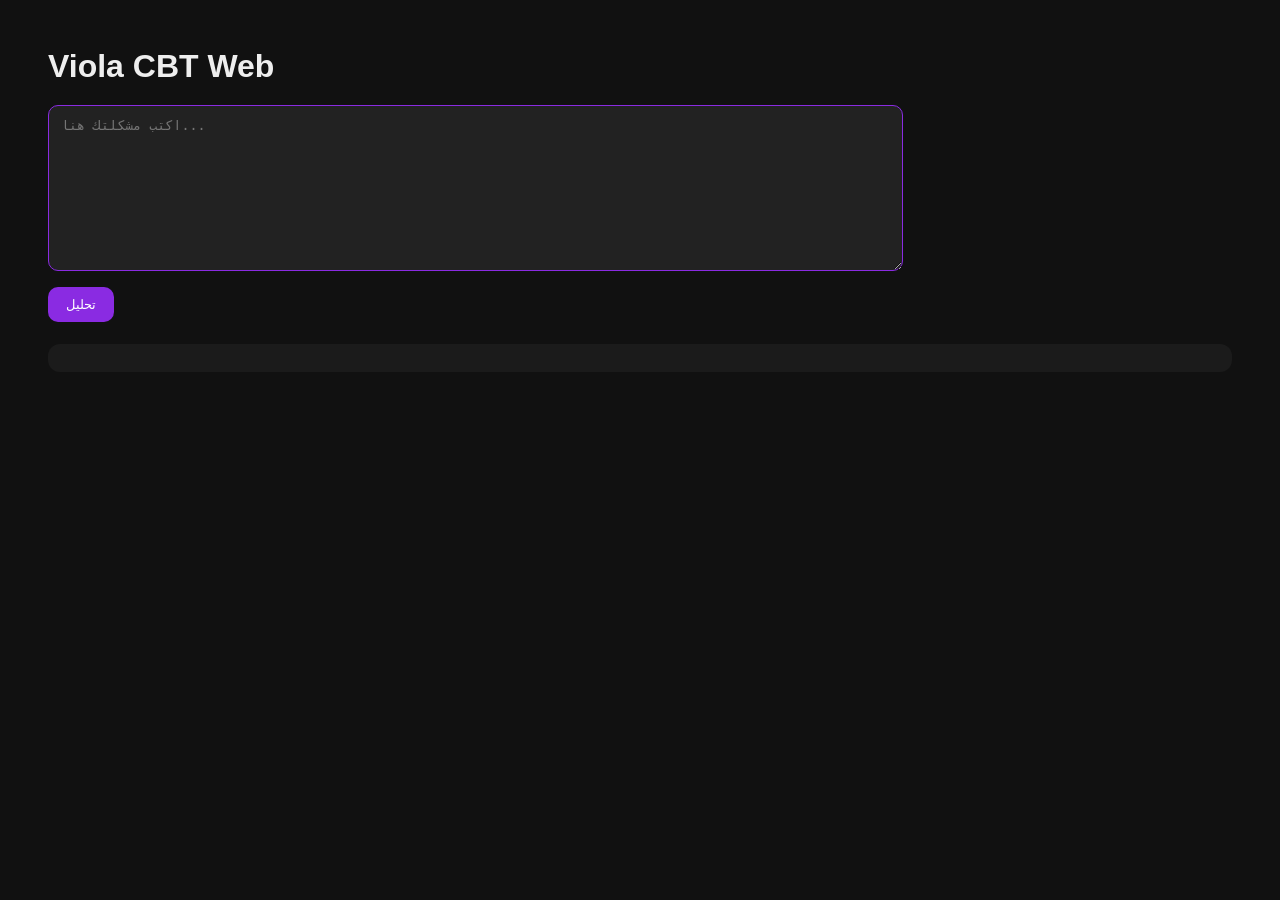
<file: web/templates/index.html>
<!DOCTYPE html>
<html lang="ar">
<head>
<meta charset="UTF-8">
<title>Viola - CBT Assistant</title>
<style>
  body { background:#111; color:#eee; font-family: Arial, sans-serif; padding:40px; }
  h1 { margin: 0 0 20px; }
  textarea { width: 70%; height: 140px; background:#222; color:#fff; border:1px solid #8a2be2; padding:12px; border-radius:10px; }
  button { margin-top: 12px; padding:10px 18px; background:#8a2be2; color:white; border:none; border-radius:10px; cursor:pointer; }
  button:hover { opacity:0.9; }
  pre { margin-top: 22px; background:#1b1b1b; padding:14px; border-radius:12px; overflow:auto; }
</style>
</head>
<body>
  <h1>Viola CBT Web</h1>

  <textarea id="inputText" placeholder="اكتب مشكلتك هنا..."></textarea><br>
  <button onclick="analyze()">تحليل</button>

  <pre id="output"></pre>

<script>
async function analyze(){
  const text = document.getElementById("inputText").value;

  const res = await fetch("/api/analyze", {
    method: "POST",
    headers: {"Content-Type":"application/json"},
    body: JSON.stringify({text})
  });

  const data = await res.json();
  document.getElementById("output").textContent = JSON.stringify(data, null, 2);
}
</script>
</body>
</html>
</file>
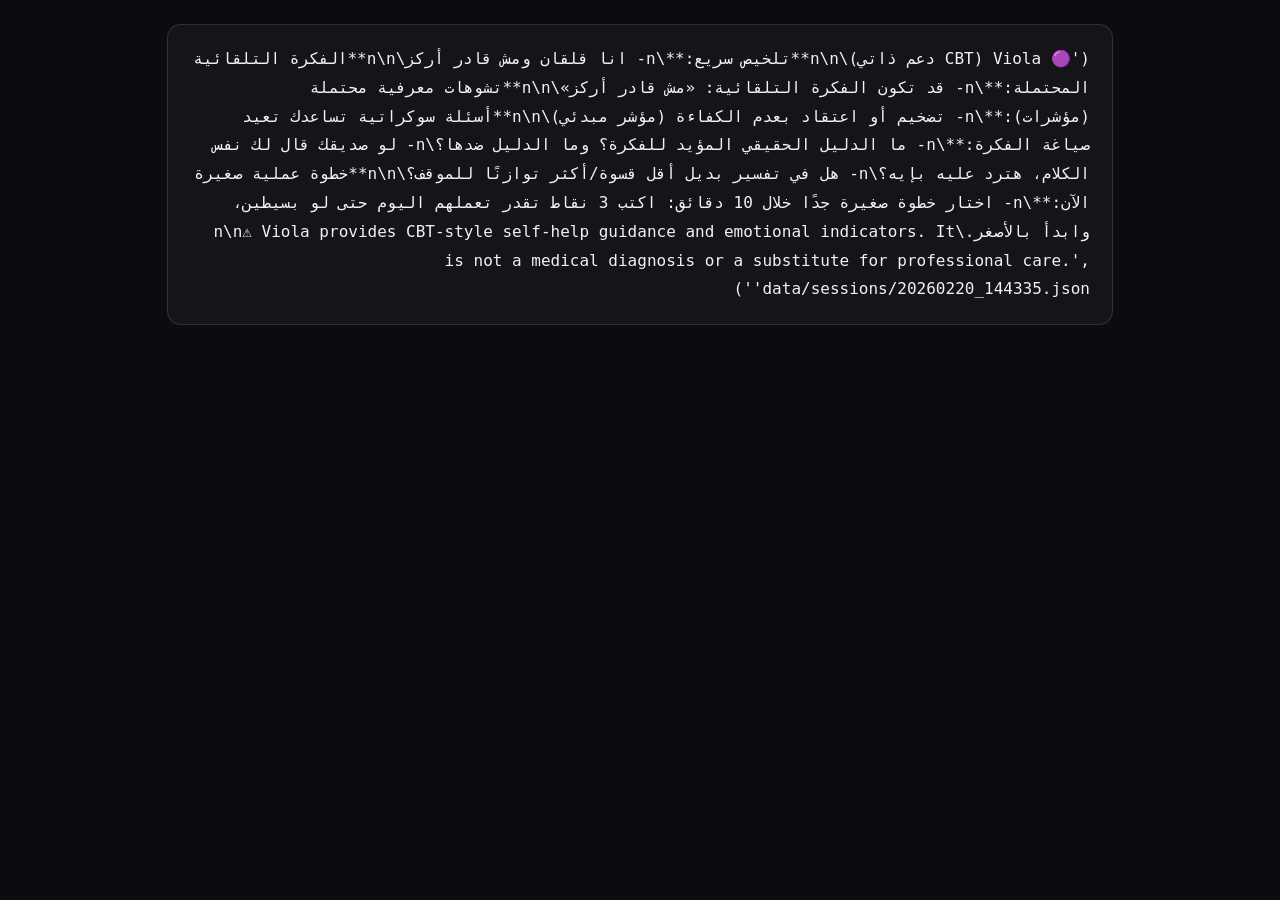
<file: viola/src/data/html/viola_20260220_164335.html>
<!doctype html>
<html lang="ar" dir="rtl">
<head>
  <meta charset="utf-8" />
  <meta name="viewport" content="width=device-width, initial-scale=1" />
  <title>Viola (CBT)</title>
  <style>
    body {
      margin: 24px;
      font-family: -apple-system, BlinkMacSystemFont, "Segoe UI", Tahoma, Arial, sans-serif;
      line-height: 1.8;
      background: #0b0b10;
      color: #f2f2f2;
    }
    .card {
      max-width: 900px;
      margin: 0 auto;
      padding: 20px 22px;
      border: 1px solid rgba(255,255,255,0.12);
      border-radius: 14px;
      background: rgba(255,255,255,0.04);
    }
    pre {
      white-space: pre-wrap;
      word-wrap: break-word;
      margin: 0;
      font-size: 16px;
    }
  </style>
</head>
<body>
  <div class="card">
    <pre>(&#x27;🟣 Viola (CBT دعم ذاتي)\n\n**تلخيص سريع:**\n- انا قلقان ومش قادر أركز\n\n**الفكرة التلقائية المحتملة:**\n- قد تكون الفكرة التلقائية: «مش قادر أركز»\n\n**تشوهات معرفية محتملة (مؤشرات):**\n- تضخيم أو اعتقاد بعدم الكفاءة (مؤشر مبدئي)\n\n**أسئلة سوكراتية تساعدك تعيد صياغة الفكرة:**\n- ما الدليل الحقيقي المؤيد للفكرة؟ وما الدليل ضدها؟\n- لو صديقك قال لك نفس الكلام، هترد عليه بإيه؟\n- هل في تفسير بديل أقل قسوة/أكثر توازنًا للموقف؟\n\n**خطوة عملية صغيرة الآن:**\n- اختار خطوة صغيرة جدًا خلال 10 دقائق: اكتب 3 نقاط تقدر تعملهم اليوم حتى لو بسيطين، وابدأ بالأصغر.\n\n⚠️ Viola provides CBT-style self-help guidance and emotional indicators. It is not a medical diagnosis or a substitute for professional care.&#x27;, &#x27;data/sessions/20260220_144335.json&#x27;)</pre>
  </div>
</body>
</html>
</file>
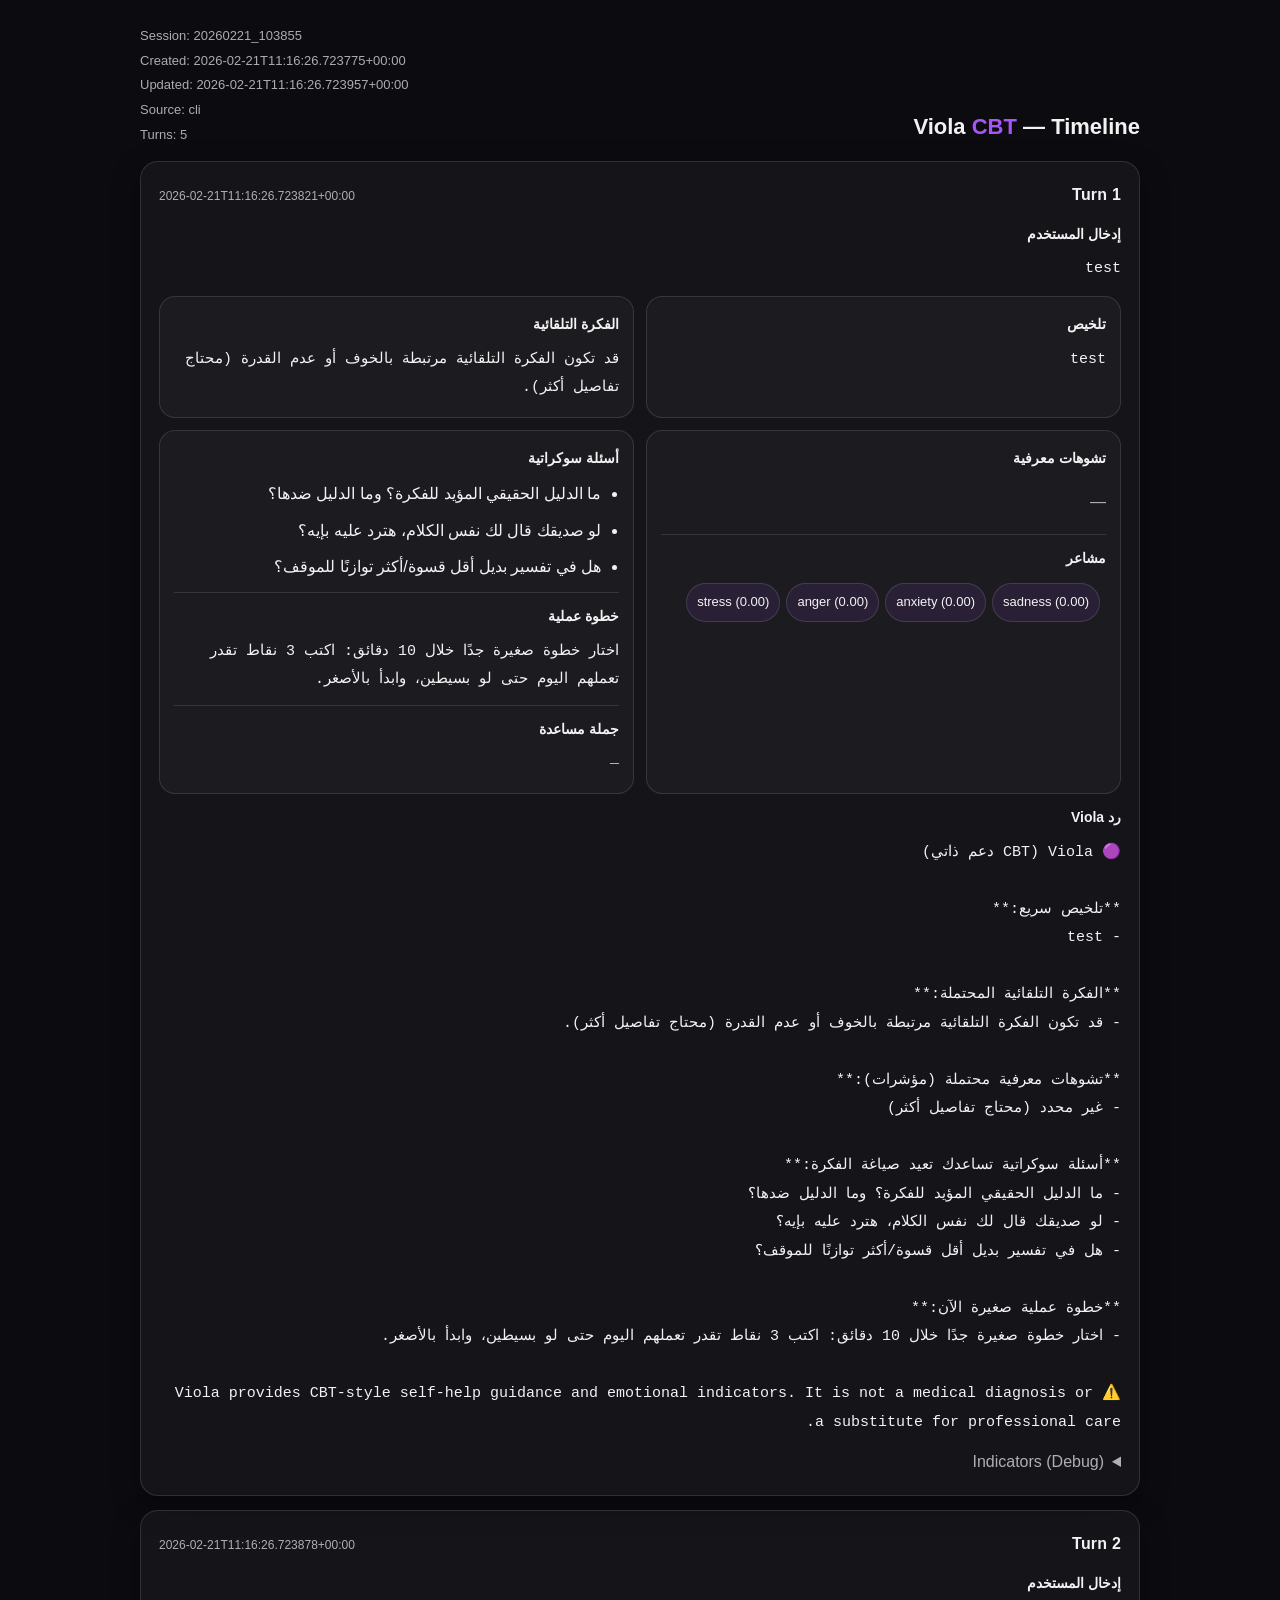
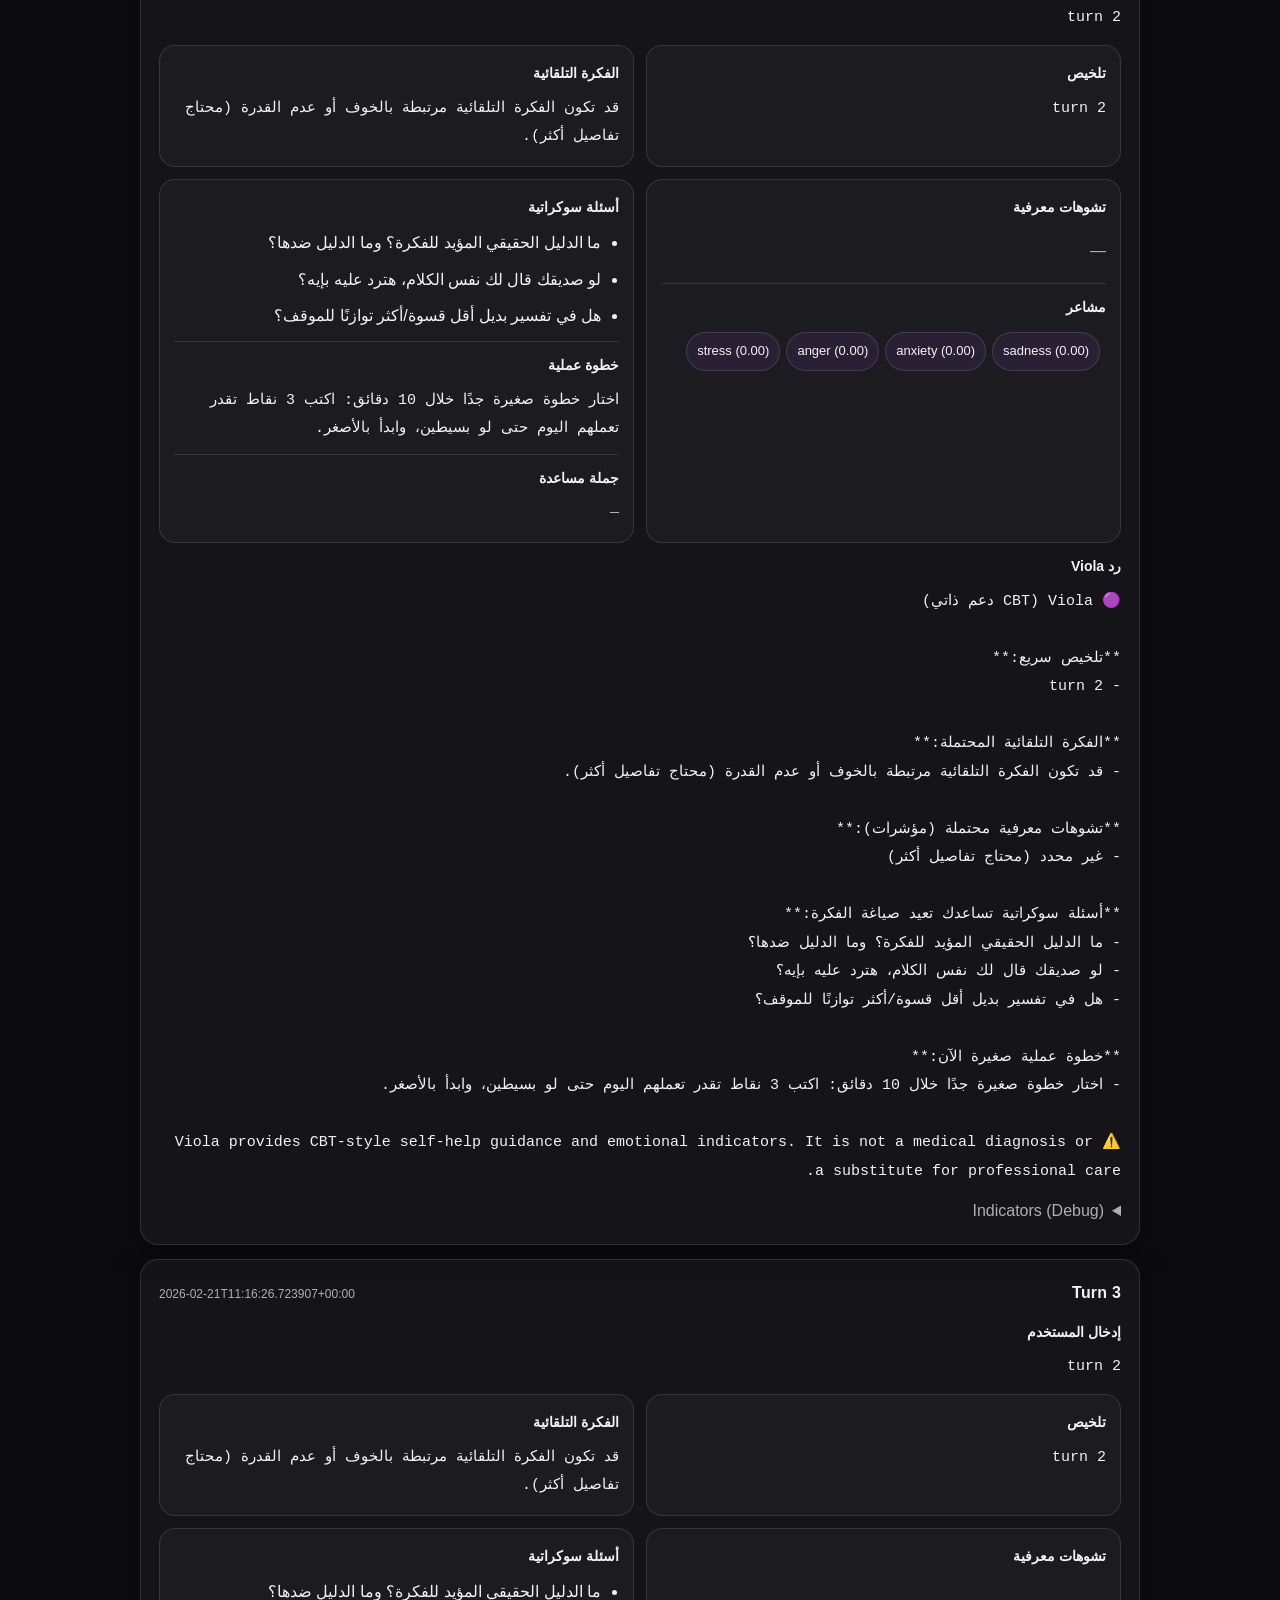
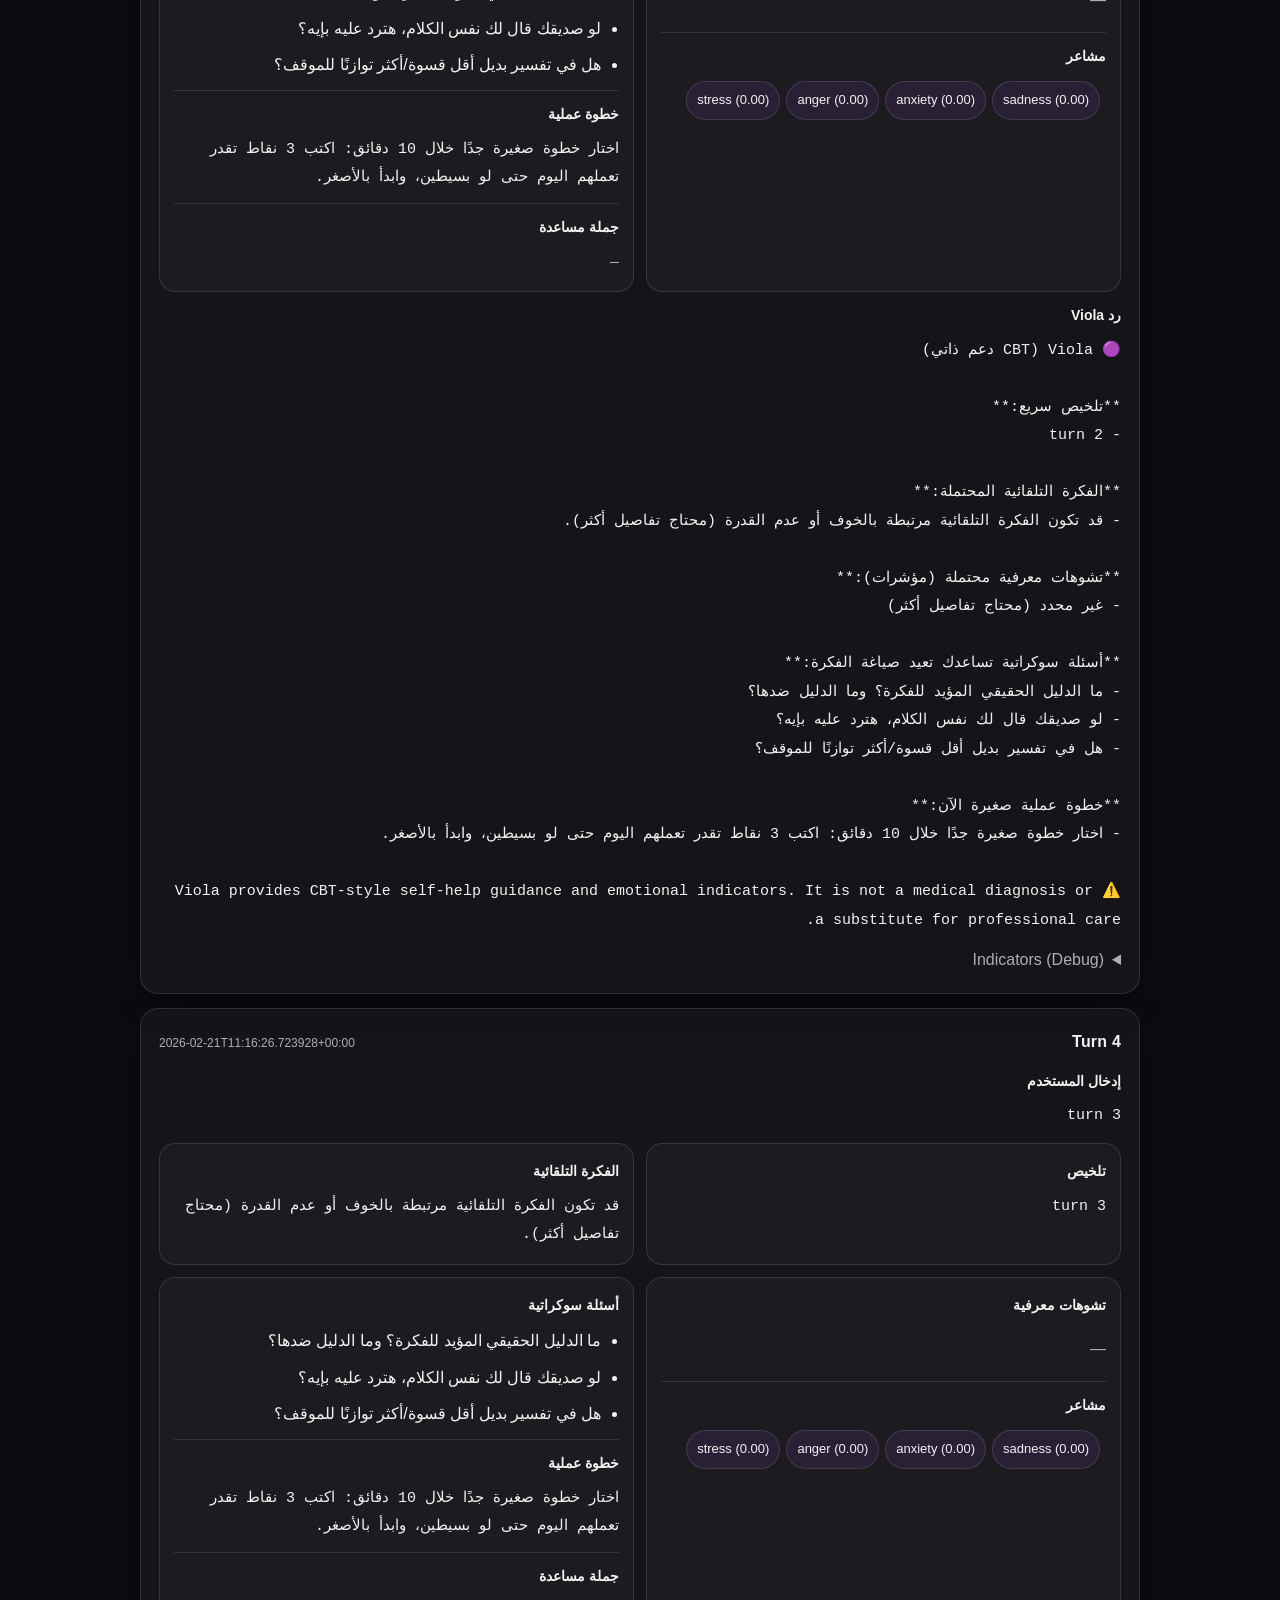
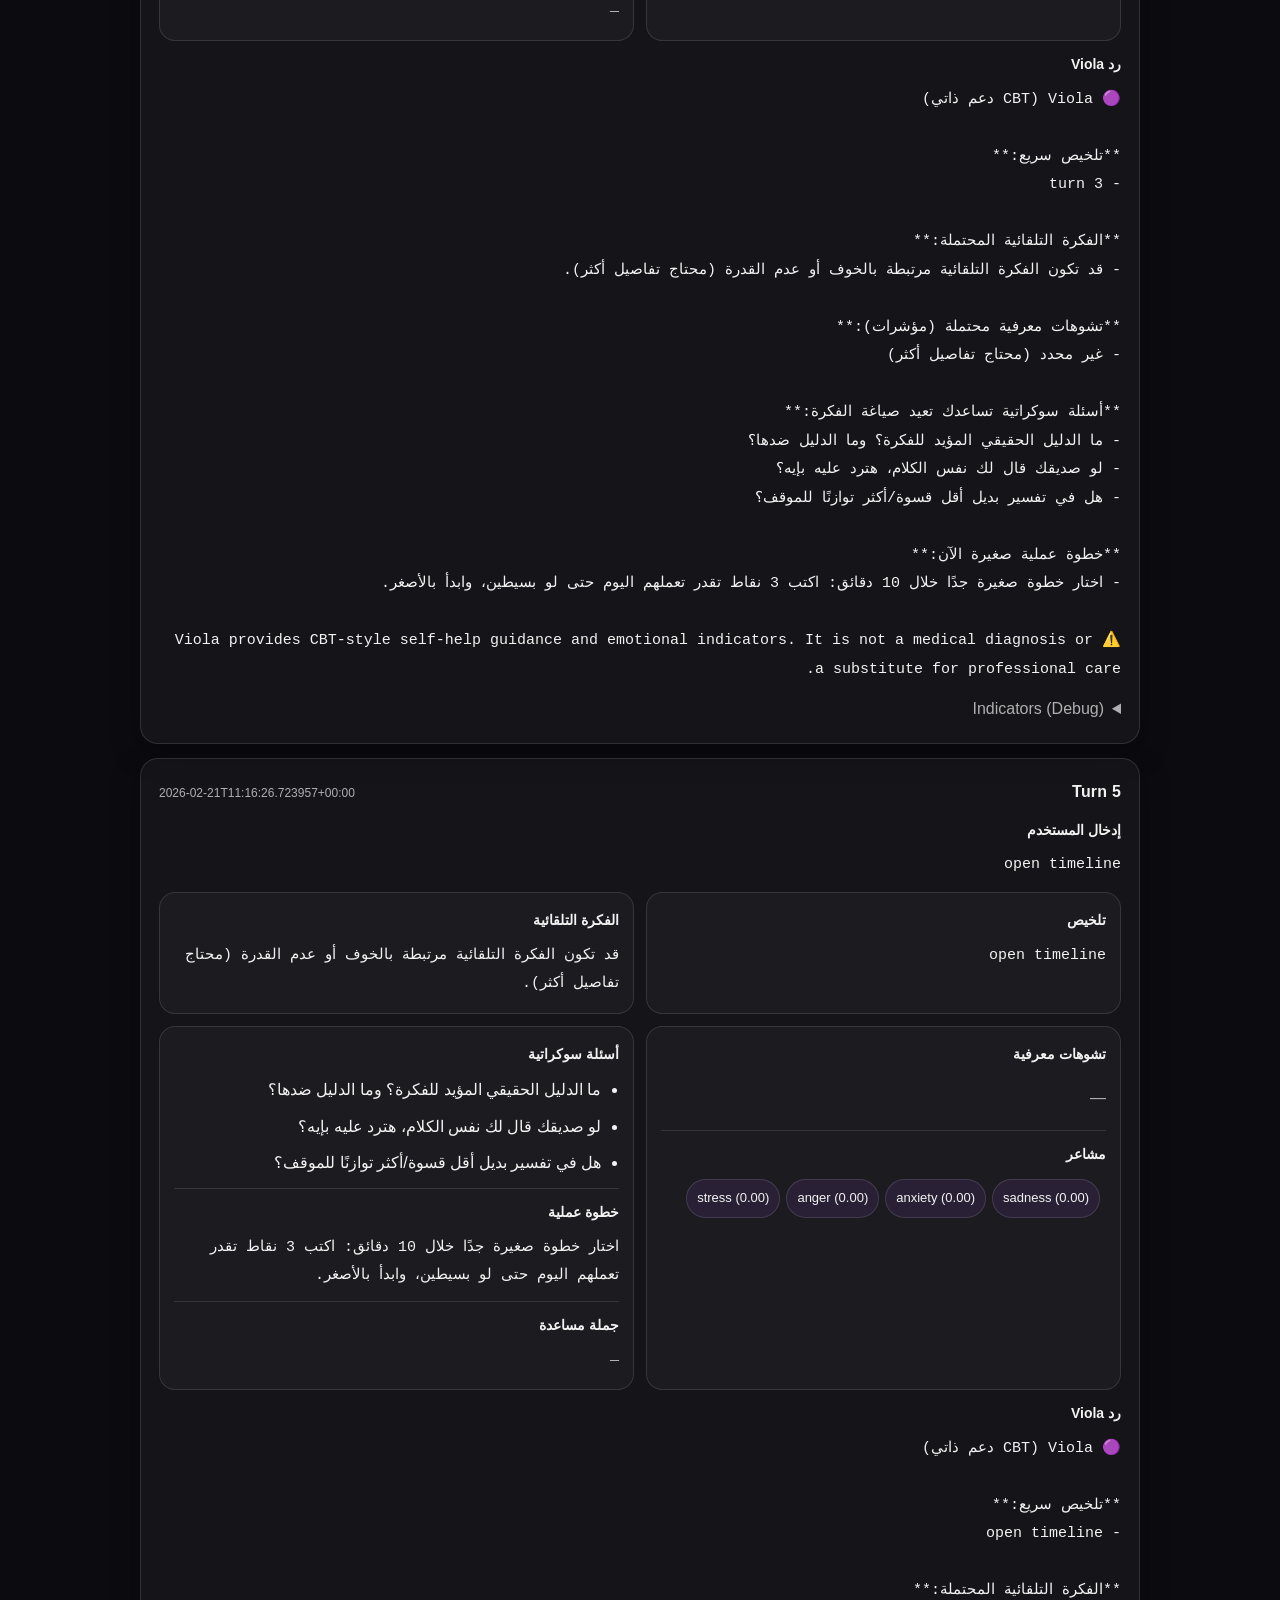
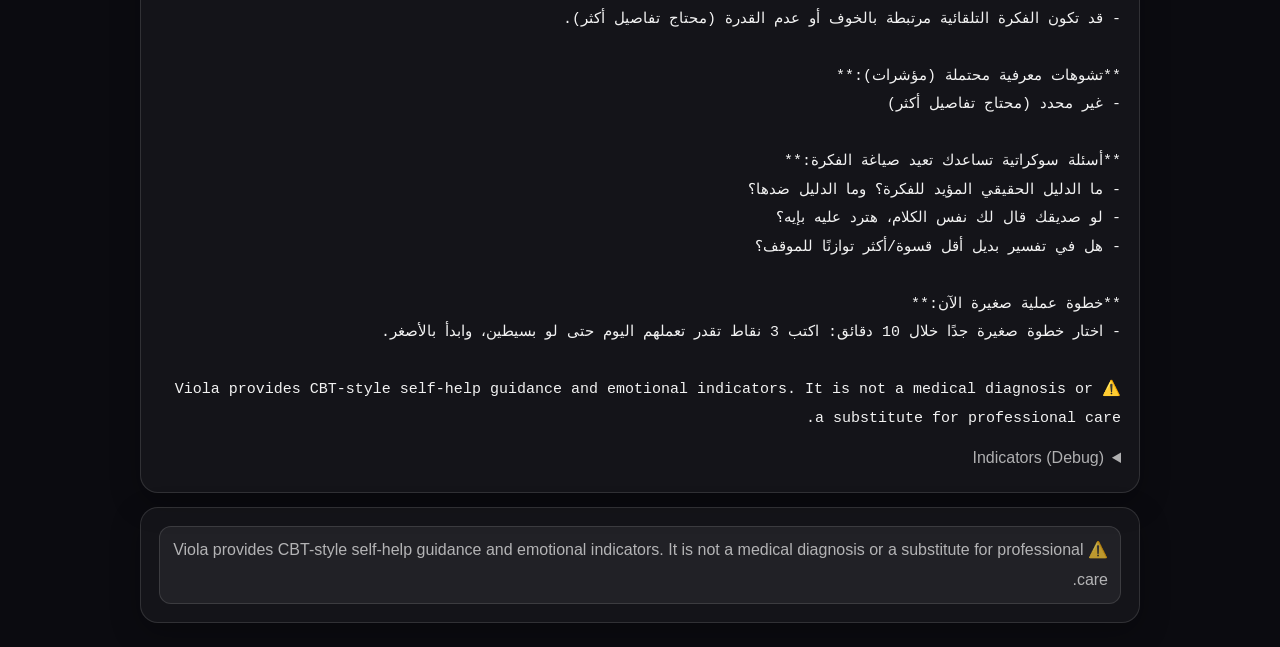
<file: viola/src/data/html/viola_20260221_103855_20260221_131626.html>
<!doctype html>
<html lang="ar" dir="rtl">
<head>
  <meta charset="utf-8" />
  <meta name="viewport" content="width=device-width, initial-scale=1" />
  <title>Viola (CBT) — 20260221_103855</title>
  <style>
    :root {
      --bg: #0b0b10;
      --card: rgba(255,255,255,0.04);
      --border: rgba(255,255,255,0.12);
      --text: #f2f2f2;
      --muted: rgba(242,242,242,0.70);
      --accent: #a855f7;
    }
    body {
      margin: 24px;
      background: var(--bg);
      color: var(--text);
      font-family: -apple-system, BlinkMacSystemFont, "Segoe UI", Tahoma, Arial, sans-serif;
      line-height: 1.9;
    }
    .wrap { max-width: 1000px; margin: 0 auto; }
    .top {
      display: flex;
      justify-content: space-between;
      align-items: flex-end;
      gap: 12px;
      margin-bottom: 14px;
    }
    .title { font-size: 22px; font-weight: 800; }
    .accent { color: var(--accent); }
    .meta {
      color: var(--muted);
      font-size: 13px;
      text-align: left;
    }
    .card {
      padding: 18px;
      border-radius: 18px;
      border: 1px solid var(--border);
      background: var(--card);
      box-shadow: 0 10px 30px rgba(0,0,0,0.25);
      margin-bottom: 14px;
    }
    .card2 {
      padding: 14px;
      border-radius: 16px;
      border: 1px solid var(--border);
      background: rgba(255,255,255,0.03);
    }
    .muted { color: var(--muted); }
    .badge {
      display: inline-block;
      padding: 6px 10px;
      border-radius: 999px;
      border: 1px solid var(--border);
      background: rgba(168,85,247,0.10);
      margin: 4px 6px 0 0;
      font-size: 13px;
      white-space: nowrap;
    }
    pre { white-space: pre-wrap; word-wrap: break-word; margin: 0; font-size: 15px; }
    .grid2 {
      display: grid;
      grid-template-columns: 1fr 1fr;
      gap: 12px;
      margin-top: 12px;
    }
    @media (max-width: 860px) {
      .grid2 { grid-template-columns: 1fr; }
    }
    .label {
      font-weight: 800;
      margin-bottom: 8px;
      color: var(--text);
      font-size: 14px;
    }
    .turn_head {
      display: flex;
      justify-content: space-between;
      align-items: baseline;
      margin-bottom: 10px;
      gap: 10px;
    }
    .turn_title {
      font-weight: 900;
      letter-spacing: 0.2px;
    }
    .turn_meta {
      color: var(--muted);
      font-size: 12px;
      direction: ltr;
      text-align: left;
    }
    .block { margin-top: 10px; }
    .hr {
      height: 1px;
      background: var(--border);
      margin: 10px 0;
    }
    ul { margin: 0; padding-right: 18px; }
    li { margin: 6px 0; }
    .code {
      background: rgba(0,0,0,0.25);
      border: 1px solid var(--border);
      border-radius: 12px;
      padding: 12px;
      font-size: 13px;
      overflow-x: auto;
    }
    details summary {
      cursor: pointer;
      color: var(--muted);
      margin-top: 10px;
    }
    .pill {
      display: inline-block;
      padding: 8px 12px;
      border-radius: 12px;
      background: rgba(255,255,255,0.06);
      border: 1px solid var(--border);
    }
  </style>
</head>
<body>
  <div class="wrap">
    <div class="top">
      <div class="title">Viola <span class="accent">CBT</span> — Timeline</div>
      <div class="meta">
        <div><span class="muted">Session:</span> 20260221_103855</div>
        <div><span class="muted">Created:</span> 2026-02-21T11:16:26.723775+00:00</div>
        <div><span class="muted">Updated:</span> 2026-02-21T11:16:26.723957+00:00</div>
        <div><span class="muted">Source:</span> cli</div>
        <div><span class="muted">Turns:</span> 5</div>
      </div>
    </div>

    
      <div class="turn card">
        <div class="turn_head">
          <div class="turn_title">Turn 1</div>
          <div class="turn_meta">2026-02-21T11:16:26.723821+00:00</div>
        </div>

        <div class="block">
          <div class="label">إدخال المستخدم</div>
          <pre>test</pre>
        </div>

        <div class="grid2">
          <div class="mini card2">
            <div class="label">تلخيص</div>
            <pre>test</pre>
          </div>

          <div class="mini card2">
            <div class="label">الفكرة التلقائية</div>
            <pre>قد تكون الفكرة التلقائية مرتبطة بالخوف أو عدم القدرة (محتاج تفاصيل أكثر).</pre>
          </div>
        </div>

        <div class="grid2">
          <div class="mini card2">
            <div class="label">تشوهات معرفية</div>
            <p class="muted">—</p>
            <div class="hr"></div>
            <div class="label">مشاعر</div>
            <span class="badge">sadness (0.00)</span><span class="badge">anxiety (0.00)</span><span class="badge">anger (0.00)</span><span class="badge">stress (0.00)</span>
          </div>

          <div class="mini card2">
            <div class="label">أسئلة سوكراتية</div>
            <ul><li>ما الدليل الحقيقي المؤيد للفكرة؟ وما الدليل ضدها؟</li><li>لو صديقك قال لك نفس الكلام، هترد عليه بإيه؟</li><li>هل في تفسير بديل أقل قسوة/أكثر توازنًا للموقف؟</li></ul>
            <div class="hr"></div>
            <div class="label">خطوة عملية</div>
            <pre>اختار خطوة صغيرة جدًا خلال 10 دقائق: اكتب 3 نقاط تقدر تعملهم اليوم حتى لو بسيطين، وابدأ بالأصغر.</pre>
            <div class="hr"></div>
            <div class="label">جملة مساعدة</div>
            <pre><span class="muted">—</span></pre>
          </div>
        </div>

        <div class="block">
          <div class="label">رد Viola</div>
          <pre>🟣 Viola (CBT دعم ذاتي)

**تلخيص سريع:**
- test

**الفكرة التلقائية المحتملة:**
- قد تكون الفكرة التلقائية مرتبطة بالخوف أو عدم القدرة (محتاج تفاصيل أكثر).

**تشوهات معرفية محتملة (مؤشرات):**
- غير محدد (محتاج تفاصيل أكثر)

**أسئلة سوكراتية تساعدك تعيد صياغة الفكرة:**
- ما الدليل الحقيقي المؤيد للفكرة؟ وما الدليل ضدها؟
- لو صديقك قال لك نفس الكلام، هترد عليه بإيه؟
- هل في تفسير بديل أقل قسوة/أكثر توازنًا للموقف؟

**خطوة عملية صغيرة الآن:**
- اختار خطوة صغيرة جدًا خلال 10 دقائق: اكتب 3 نقاط تقدر تعملهم اليوم حتى لو بسيطين، وابدأ بالأصغر.

⚠️ Viola provides CBT-style self-help guidance and emotional indicators. It is not a medical diagnosis or a substitute for professional care.</pre>
        </div>

        <details class="details">
          <summary>Indicators (Debug)</summary>
          <p class='muted'>—</p>
        </details>
      </div>
    
      <div class="turn card">
        <div class="turn_head">
          <div class="turn_title">Turn 2</div>
          <div class="turn_meta">2026-02-21T11:16:26.723878+00:00</div>
        </div>

        <div class="block">
          <div class="label">إدخال المستخدم</div>
          <pre>turn 2</pre>
        </div>

        <div class="grid2">
          <div class="mini card2">
            <div class="label">تلخيص</div>
            <pre>turn 2</pre>
          </div>

          <div class="mini card2">
            <div class="label">الفكرة التلقائية</div>
            <pre>قد تكون الفكرة التلقائية مرتبطة بالخوف أو عدم القدرة (محتاج تفاصيل أكثر).</pre>
          </div>
        </div>

        <div class="grid2">
          <div class="mini card2">
            <div class="label">تشوهات معرفية</div>
            <p class="muted">—</p>
            <div class="hr"></div>
            <div class="label">مشاعر</div>
            <span class="badge">sadness (0.00)</span><span class="badge">anxiety (0.00)</span><span class="badge">anger (0.00)</span><span class="badge">stress (0.00)</span>
          </div>

          <div class="mini card2">
            <div class="label">أسئلة سوكراتية</div>
            <ul><li>ما الدليل الحقيقي المؤيد للفكرة؟ وما الدليل ضدها؟</li><li>لو صديقك قال لك نفس الكلام، هترد عليه بإيه؟</li><li>هل في تفسير بديل أقل قسوة/أكثر توازنًا للموقف؟</li></ul>
            <div class="hr"></div>
            <div class="label">خطوة عملية</div>
            <pre>اختار خطوة صغيرة جدًا خلال 10 دقائق: اكتب 3 نقاط تقدر تعملهم اليوم حتى لو بسيطين، وابدأ بالأصغر.</pre>
            <div class="hr"></div>
            <div class="label">جملة مساعدة</div>
            <pre><span class="muted">—</span></pre>
          </div>
        </div>

        <div class="block">
          <div class="label">رد Viola</div>
          <pre>🟣 Viola (CBT دعم ذاتي)

**تلخيص سريع:**
- turn 2

**الفكرة التلقائية المحتملة:**
- قد تكون الفكرة التلقائية مرتبطة بالخوف أو عدم القدرة (محتاج تفاصيل أكثر).

**تشوهات معرفية محتملة (مؤشرات):**
- غير محدد (محتاج تفاصيل أكثر)

**أسئلة سوكراتية تساعدك تعيد صياغة الفكرة:**
- ما الدليل الحقيقي المؤيد للفكرة؟ وما الدليل ضدها؟
- لو صديقك قال لك نفس الكلام، هترد عليه بإيه؟
- هل في تفسير بديل أقل قسوة/أكثر توازنًا للموقف؟

**خطوة عملية صغيرة الآن:**
- اختار خطوة صغيرة جدًا خلال 10 دقائق: اكتب 3 نقاط تقدر تعملهم اليوم حتى لو بسيطين، وابدأ بالأصغر.

⚠️ Viola provides CBT-style self-help guidance and emotional indicators. It is not a medical diagnosis or a substitute for professional care.</pre>
        </div>

        <details class="details">
          <summary>Indicators (Debug)</summary>
          <p class='muted'>—</p>
        </details>
      </div>
    
      <div class="turn card">
        <div class="turn_head">
          <div class="turn_title">Turn 3</div>
          <div class="turn_meta">2026-02-21T11:16:26.723907+00:00</div>
        </div>

        <div class="block">
          <div class="label">إدخال المستخدم</div>
          <pre>turn 2</pre>
        </div>

        <div class="grid2">
          <div class="mini card2">
            <div class="label">تلخيص</div>
            <pre>turn 2</pre>
          </div>

          <div class="mini card2">
            <div class="label">الفكرة التلقائية</div>
            <pre>قد تكون الفكرة التلقائية مرتبطة بالخوف أو عدم القدرة (محتاج تفاصيل أكثر).</pre>
          </div>
        </div>

        <div class="grid2">
          <div class="mini card2">
            <div class="label">تشوهات معرفية</div>
            <p class="muted">—</p>
            <div class="hr"></div>
            <div class="label">مشاعر</div>
            <span class="badge">sadness (0.00)</span><span class="badge">anxiety (0.00)</span><span class="badge">anger (0.00)</span><span class="badge">stress (0.00)</span>
          </div>

          <div class="mini card2">
            <div class="label">أسئلة سوكراتية</div>
            <ul><li>ما الدليل الحقيقي المؤيد للفكرة؟ وما الدليل ضدها؟</li><li>لو صديقك قال لك نفس الكلام، هترد عليه بإيه؟</li><li>هل في تفسير بديل أقل قسوة/أكثر توازنًا للموقف؟</li></ul>
            <div class="hr"></div>
            <div class="label">خطوة عملية</div>
            <pre>اختار خطوة صغيرة جدًا خلال 10 دقائق: اكتب 3 نقاط تقدر تعملهم اليوم حتى لو بسيطين، وابدأ بالأصغر.</pre>
            <div class="hr"></div>
            <div class="label">جملة مساعدة</div>
            <pre><span class="muted">—</span></pre>
          </div>
        </div>

        <div class="block">
          <div class="label">رد Viola</div>
          <pre>🟣 Viola (CBT دعم ذاتي)

**تلخيص سريع:**
- turn 2

**الفكرة التلقائية المحتملة:**
- قد تكون الفكرة التلقائية مرتبطة بالخوف أو عدم القدرة (محتاج تفاصيل أكثر).

**تشوهات معرفية محتملة (مؤشرات):**
- غير محدد (محتاج تفاصيل أكثر)

**أسئلة سوكراتية تساعدك تعيد صياغة الفكرة:**
- ما الدليل الحقيقي المؤيد للفكرة؟ وما الدليل ضدها؟
- لو صديقك قال لك نفس الكلام، هترد عليه بإيه؟
- هل في تفسير بديل أقل قسوة/أكثر توازنًا للموقف؟

**خطوة عملية صغيرة الآن:**
- اختار خطوة صغيرة جدًا خلال 10 دقائق: اكتب 3 نقاط تقدر تعملهم اليوم حتى لو بسيطين، وابدأ بالأصغر.

⚠️ Viola provides CBT-style self-help guidance and emotional indicators. It is not a medical diagnosis or a substitute for professional care.</pre>
        </div>

        <details class="details">
          <summary>Indicators (Debug)</summary>
          <p class='muted'>—</p>
        </details>
      </div>
    
      <div class="turn card">
        <div class="turn_head">
          <div class="turn_title">Turn 4</div>
          <div class="turn_meta">2026-02-21T11:16:26.723928+00:00</div>
        </div>

        <div class="block">
          <div class="label">إدخال المستخدم</div>
          <pre>turn 3</pre>
        </div>

        <div class="grid2">
          <div class="mini card2">
            <div class="label">تلخيص</div>
            <pre>turn 3</pre>
          </div>

          <div class="mini card2">
            <div class="label">الفكرة التلقائية</div>
            <pre>قد تكون الفكرة التلقائية مرتبطة بالخوف أو عدم القدرة (محتاج تفاصيل أكثر).</pre>
          </div>
        </div>

        <div class="grid2">
          <div class="mini card2">
            <div class="label">تشوهات معرفية</div>
            <p class="muted">—</p>
            <div class="hr"></div>
            <div class="label">مشاعر</div>
            <span class="badge">sadness (0.00)</span><span class="badge">anxiety (0.00)</span><span class="badge">anger (0.00)</span><span class="badge">stress (0.00)</span>
          </div>

          <div class="mini card2">
            <div class="label">أسئلة سوكراتية</div>
            <ul><li>ما الدليل الحقيقي المؤيد للفكرة؟ وما الدليل ضدها؟</li><li>لو صديقك قال لك نفس الكلام، هترد عليه بإيه؟</li><li>هل في تفسير بديل أقل قسوة/أكثر توازنًا للموقف؟</li></ul>
            <div class="hr"></div>
            <div class="label">خطوة عملية</div>
            <pre>اختار خطوة صغيرة جدًا خلال 10 دقائق: اكتب 3 نقاط تقدر تعملهم اليوم حتى لو بسيطين، وابدأ بالأصغر.</pre>
            <div class="hr"></div>
            <div class="label">جملة مساعدة</div>
            <pre><span class="muted">—</span></pre>
          </div>
        </div>

        <div class="block">
          <div class="label">رد Viola</div>
          <pre>🟣 Viola (CBT دعم ذاتي)

**تلخيص سريع:**
- turn 3

**الفكرة التلقائية المحتملة:**
- قد تكون الفكرة التلقائية مرتبطة بالخوف أو عدم القدرة (محتاج تفاصيل أكثر).

**تشوهات معرفية محتملة (مؤشرات):**
- غير محدد (محتاج تفاصيل أكثر)

**أسئلة سوكراتية تساعدك تعيد صياغة الفكرة:**
- ما الدليل الحقيقي المؤيد للفكرة؟ وما الدليل ضدها؟
- لو صديقك قال لك نفس الكلام، هترد عليه بإيه؟
- هل في تفسير بديل أقل قسوة/أكثر توازنًا للموقف؟

**خطوة عملية صغيرة الآن:**
- اختار خطوة صغيرة جدًا خلال 10 دقائق: اكتب 3 نقاط تقدر تعملهم اليوم حتى لو بسيطين، وابدأ بالأصغر.

⚠️ Viola provides CBT-style self-help guidance and emotional indicators. It is not a medical diagnosis or a substitute for professional care.</pre>
        </div>

        <details class="details">
          <summary>Indicators (Debug)</summary>
          <p class='muted'>—</p>
        </details>
      </div>
    
      <div class="turn card">
        <div class="turn_head">
          <div class="turn_title">Turn 5</div>
          <div class="turn_meta">2026-02-21T11:16:26.723957+00:00</div>
        </div>

        <div class="block">
          <div class="label">إدخال المستخدم</div>
          <pre>open timeline</pre>
        </div>

        <div class="grid2">
          <div class="mini card2">
            <div class="label">تلخيص</div>
            <pre>open timeline</pre>
          </div>

          <div class="mini card2">
            <div class="label">الفكرة التلقائية</div>
            <pre>قد تكون الفكرة التلقائية مرتبطة بالخوف أو عدم القدرة (محتاج تفاصيل أكثر).</pre>
          </div>
        </div>

        <div class="grid2">
          <div class="mini card2">
            <div class="label">تشوهات معرفية</div>
            <p class="muted">—</p>
            <div class="hr"></div>
            <div class="label">مشاعر</div>
            <span class="badge">sadness (0.00)</span><span class="badge">anxiety (0.00)</span><span class="badge">anger (0.00)</span><span class="badge">stress (0.00)</span>
          </div>

          <div class="mini card2">
            <div class="label">أسئلة سوكراتية</div>
            <ul><li>ما الدليل الحقيقي المؤيد للفكرة؟ وما الدليل ضدها؟</li><li>لو صديقك قال لك نفس الكلام، هترد عليه بإيه؟</li><li>هل في تفسير بديل أقل قسوة/أكثر توازنًا للموقف؟</li></ul>
            <div class="hr"></div>
            <div class="label">خطوة عملية</div>
            <pre>اختار خطوة صغيرة جدًا خلال 10 دقائق: اكتب 3 نقاط تقدر تعملهم اليوم حتى لو بسيطين، وابدأ بالأصغر.</pre>
            <div class="hr"></div>
            <div class="label">جملة مساعدة</div>
            <pre><span class="muted">—</span></pre>
          </div>
        </div>

        <div class="block">
          <div class="label">رد Viola</div>
          <pre>🟣 Viola (CBT دعم ذاتي)

**تلخيص سريع:**
- open timeline

**الفكرة التلقائية المحتملة:**
- قد تكون الفكرة التلقائية مرتبطة بالخوف أو عدم القدرة (محتاج تفاصيل أكثر).

**تشوهات معرفية محتملة (مؤشرات):**
- غير محدد (محتاج تفاصيل أكثر)

**أسئلة سوكراتية تساعدك تعيد صياغة الفكرة:**
- ما الدليل الحقيقي المؤيد للفكرة؟ وما الدليل ضدها؟
- لو صديقك قال لك نفس الكلام، هترد عليه بإيه؟
- هل في تفسير بديل أقل قسوة/أكثر توازنًا للموقف؟

**خطوة عملية صغيرة الآن:**
- اختار خطوة صغيرة جدًا خلال 10 دقائق: اكتب 3 نقاط تقدر تعملهم اليوم حتى لو بسيطين، وابدأ بالأصغر.

⚠️ Viola provides CBT-style self-help guidance and emotional indicators. It is not a medical diagnosis or a substitute for professional care.</pre>
        </div>

        <details class="details">
          <summary>Indicators (Debug)</summary>
          <p class='muted'>—</p>
        </details>
      </div>
    

    <div class="card muted">
      <span class="pill">⚠️ Viola provides CBT-style self-help guidance and emotional indicators. It is not a medical diagnosis or a substitute for professional care.</span>
    </div>
  </div>
</body>
</html>
</file>
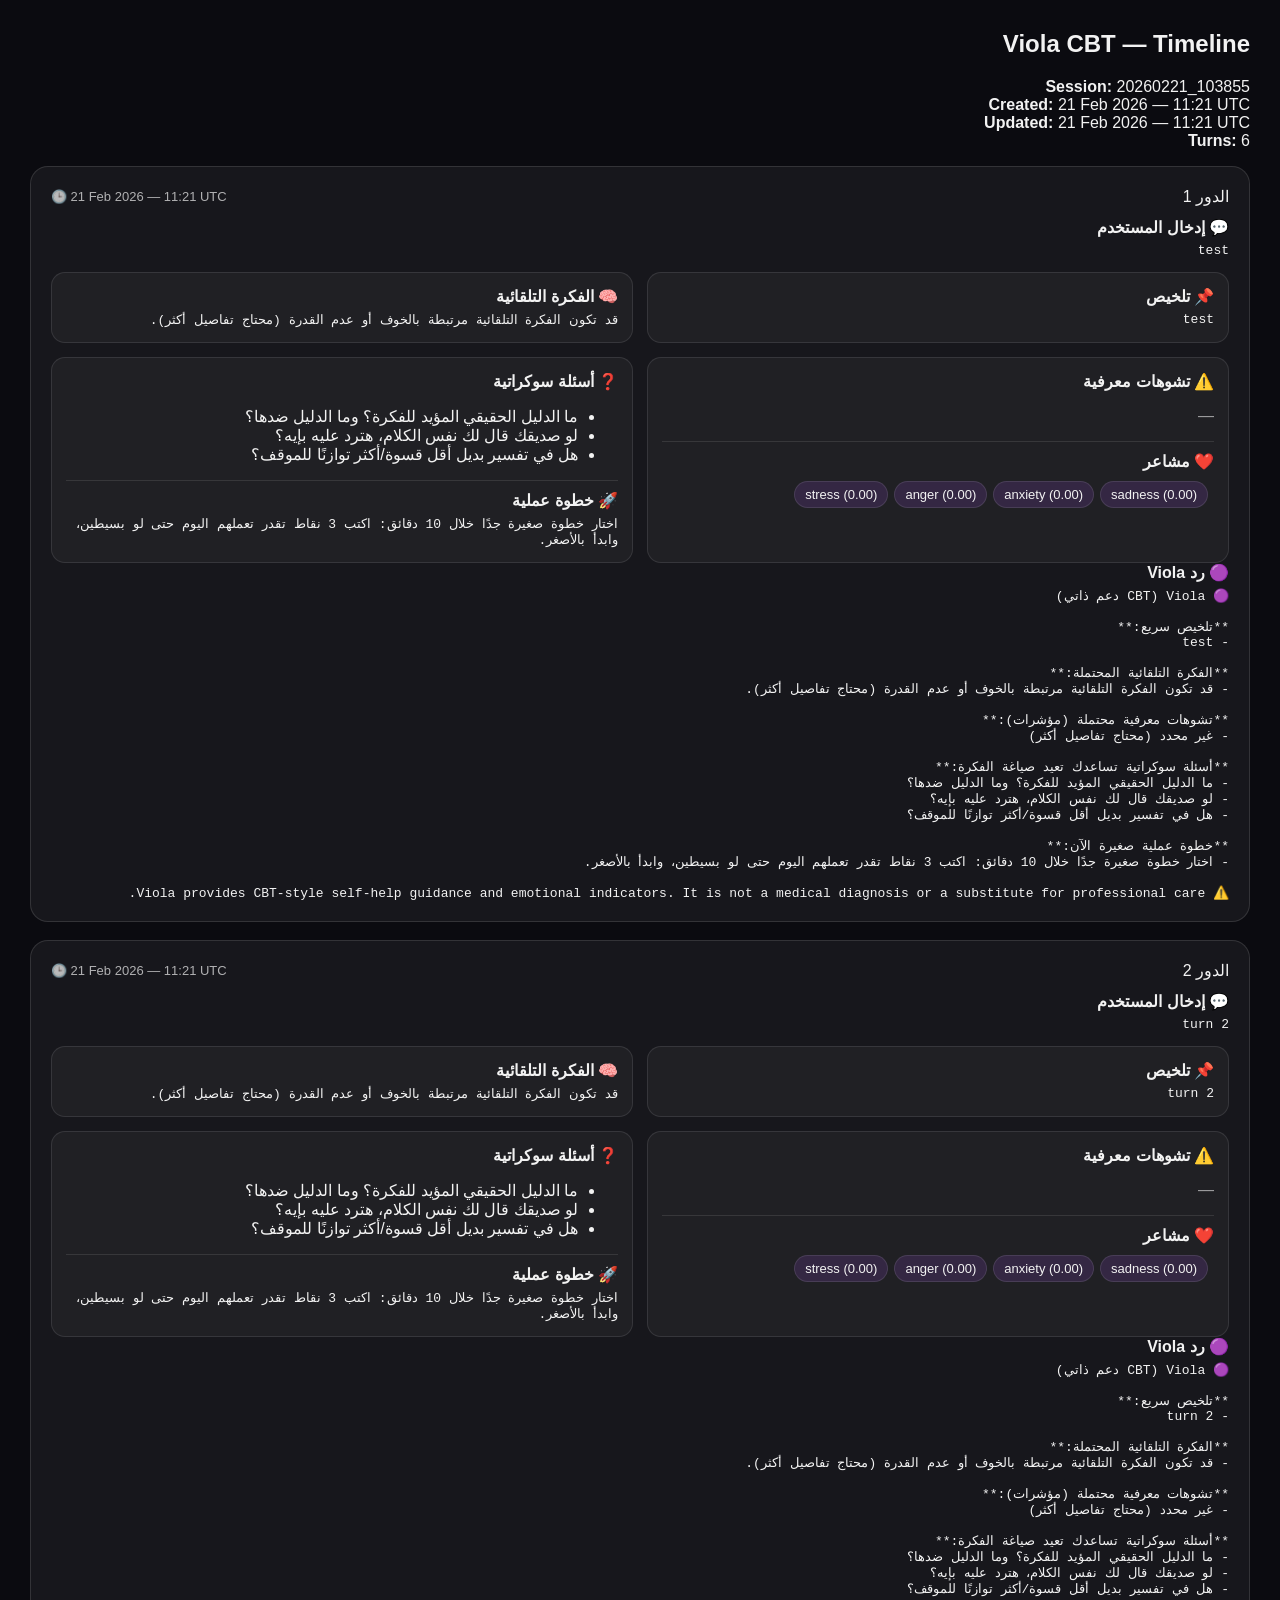
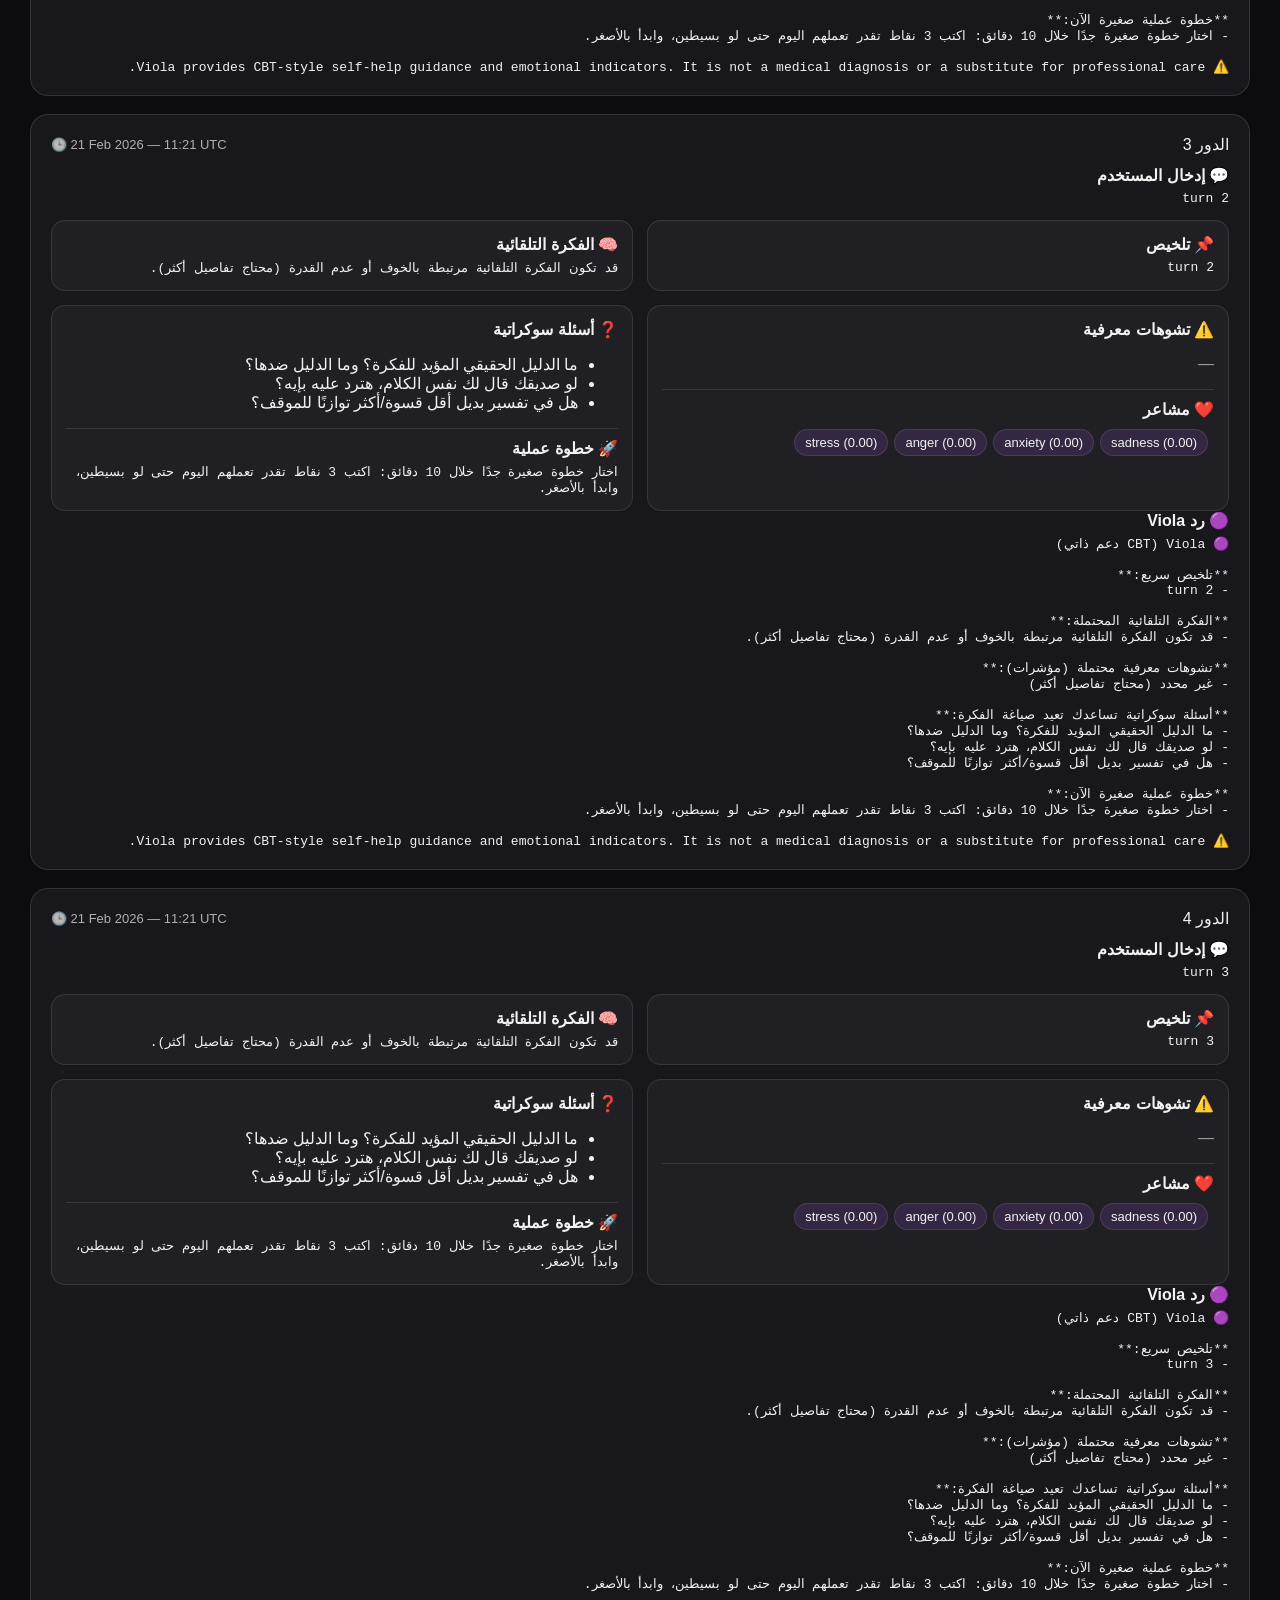
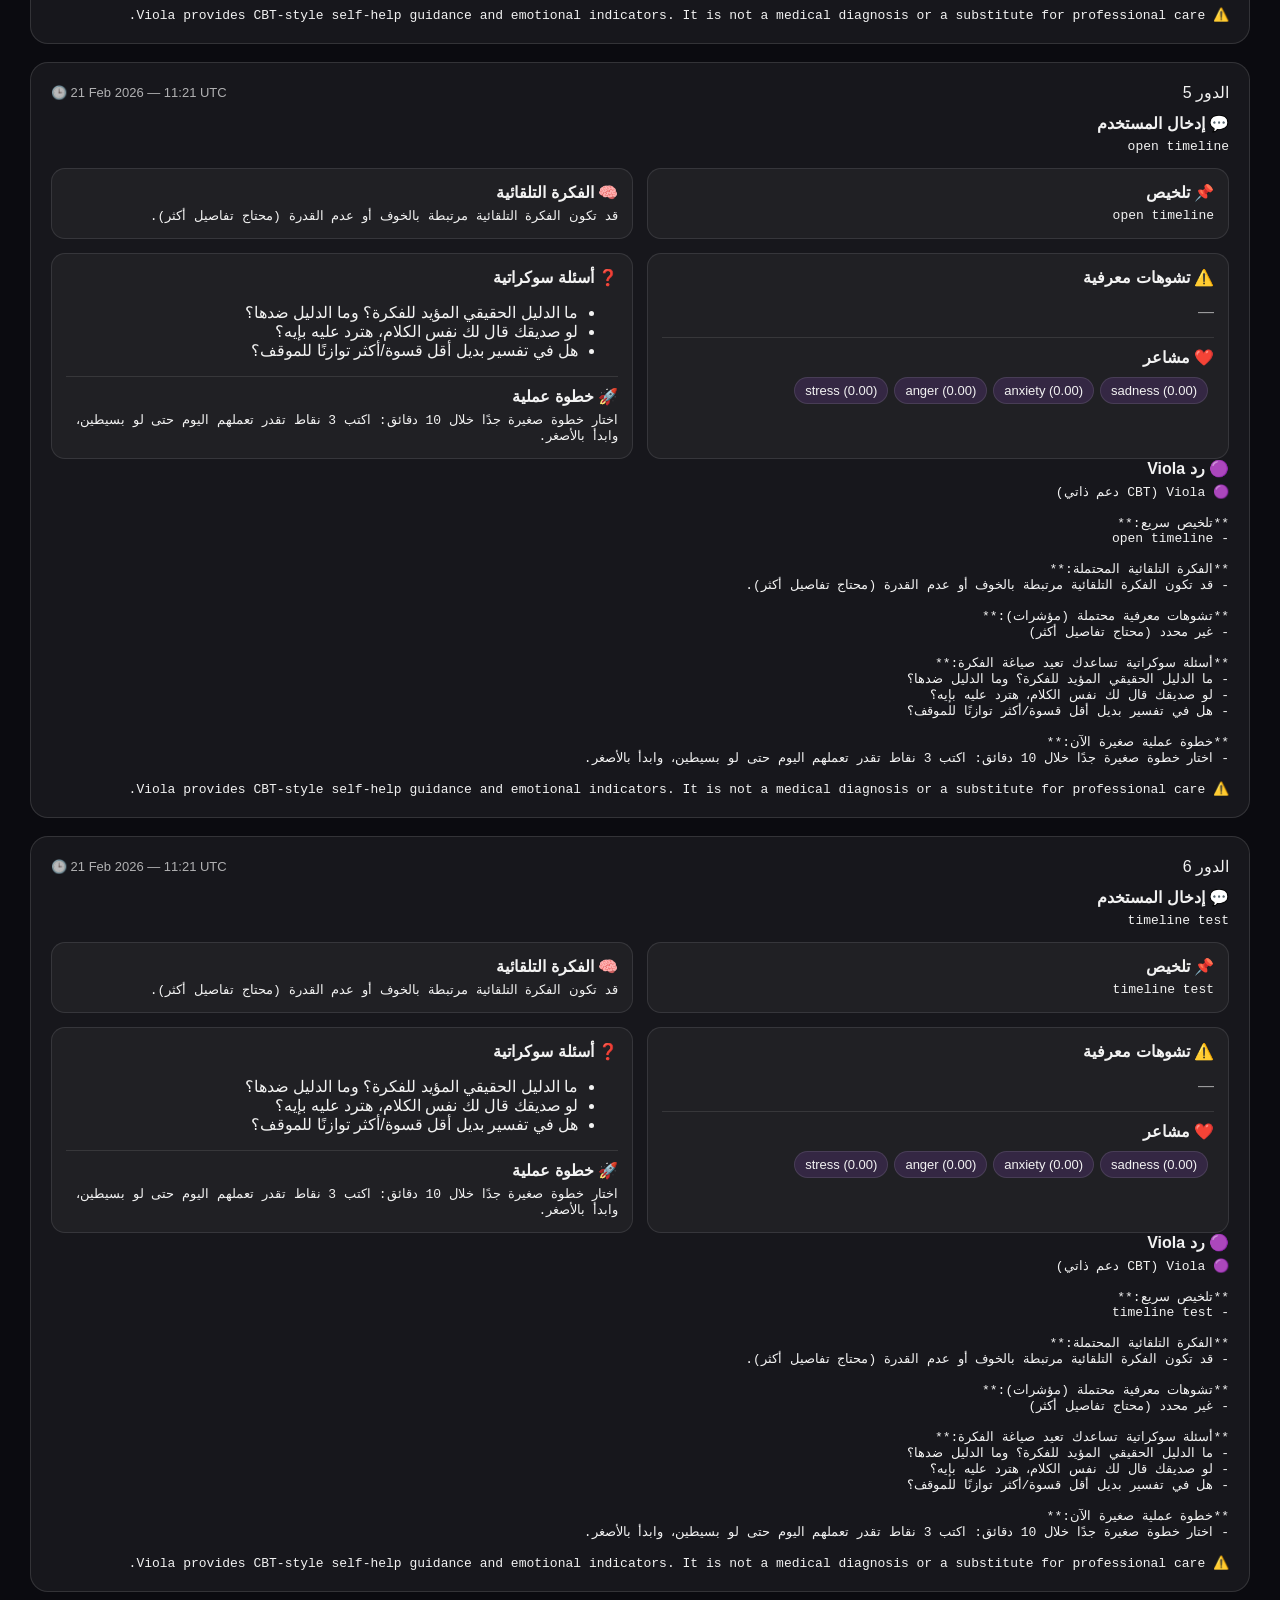
<file: viola/src/data/html/viola_20260221_103855_20260221_132111.html>
<!doctype html>
<html lang="ar" dir="rtl">
<head>
<meta charset="utf-8" />
<title>Viola (CBT) — 20260221_103855</title>
<style>
body {
  background:#0b0b10;
  color:#f2f2f2;
  font-family:Segoe UI,Tahoma,Arial;
  margin:30px;
}
.card {
  background:rgba(255,255,255,0.05);
  border:1px solid rgba(255,255,255,0.12);
  border-radius:18px;
  padding:20px;
  margin-bottom:18px;
}
.turn_head {
  display:flex;
  justify-content:space-between;
  align-items:center;
  margin-bottom:12px;
}
.turn_meta {
  direction:ltr;
  font-size:13px;
  opacity:.7;
}
.label {
  font-weight:700;
  margin-bottom:6px;
}
.grid {
  display:grid;
  grid-template-columns:1fr 1fr;
  gap:14px;
  margin-top:14px;
}
@media (max-width:800px) {
  .grid { grid-template-columns:1fr; }
}
.mini {
  background:rgba(255,255,255,0.04);
  padding:14px;
  border-radius:14px;
  border:1px solid rgba(255,255,255,0.1);
}
.badge {
  display:inline-block;
  padding:5px 10px;
  margin:4px 6px 0 0;
  border-radius:999px;
  background:rgba(168,85,247,0.15);
  border:1px solid rgba(255,255,255,0.1);
  font-size:13px;
}
pre {
  white-space:pre-wrap;
  margin:0;
}
.divider {
  height:1px;
  background:rgba(255,255,255,0.1);
  margin:10px 0;
}
.muted {
  opacity:.6;
}
</style>
</head>
<body>

<h2>Viola CBT — Timeline</h2>
<p><b>Session:</b> 20260221_103855<br>
<b>Created:</b> 21 Feb 2026 — 11:21 UTC<br>
<b>Updated:</b> 21 Feb 2026 — 11:21 UTC<br>
<b>Turns:</b> 6</p>


    <div class="card">
      <div class="turn_head">
        <div class="turn_title">الدور 1</div>
        <div class="turn_meta">🕒 21 Feb 2026 — 11:21 UTC</div>
      </div>

      <div class="section">
        <div class="label">💬 إدخال المستخدم</div>
        <pre>test</pre>
      </div>

      <div class="grid">
        <div class="mini">
          <div class="label">📌 تلخيص</div>
          <pre>test</pre>
        </div>

        <div class="mini">
          <div class="label">🧠 الفكرة التلقائية</div>
          <pre>قد تكون الفكرة التلقائية مرتبطة بالخوف أو عدم القدرة (محتاج تفاصيل أكثر).</pre>
        </div>
      </div>

      <div class="grid">
        <div class="mini">
          <div class="label">⚠️ تشوهات معرفية</div>
          <p class="muted">—</p>
          <div class="divider"></div>
          <div class="label">❤️ مشاعر</div>
          <span class="badge">sadness (0.00)</span><span class="badge">anxiety (0.00)</span><span class="badge">anger (0.00)</span><span class="badge">stress (0.00)</span>
        </div>

        <div class="mini">
          <div class="label">❓ أسئلة سوكراتية</div>
          <ul><li>ما الدليل الحقيقي المؤيد للفكرة؟ وما الدليل ضدها؟</li><li>لو صديقك قال لك نفس الكلام، هترد عليه بإيه؟</li><li>هل في تفسير بديل أقل قسوة/أكثر توازنًا للموقف؟</li></ul>
          <div class="divider"></div>
          <div class="label">🚀 خطوة عملية</div>
          <pre>اختار خطوة صغيرة جدًا خلال 10 دقائق: اكتب 3 نقاط تقدر تعملهم اليوم حتى لو بسيطين، وابدأ بالأصغر.</pre>
        </div>
      </div>

      <div class="section">
        <div class="label">🟣 رد Viola</div>
        <pre>🟣 Viola (CBT دعم ذاتي)

**تلخيص سريع:**
- test

**الفكرة التلقائية المحتملة:**
- قد تكون الفكرة التلقائية مرتبطة بالخوف أو عدم القدرة (محتاج تفاصيل أكثر).

**تشوهات معرفية محتملة (مؤشرات):**
- غير محدد (محتاج تفاصيل أكثر)

**أسئلة سوكراتية تساعدك تعيد صياغة الفكرة:**
- ما الدليل الحقيقي المؤيد للفكرة؟ وما الدليل ضدها؟
- لو صديقك قال لك نفس الكلام، هترد عليه بإيه؟
- هل في تفسير بديل أقل قسوة/أكثر توازنًا للموقف؟

**خطوة عملية صغيرة الآن:**
- اختار خطوة صغيرة جدًا خلال 10 دقائق: اكتب 3 نقاط تقدر تعملهم اليوم حتى لو بسيطين، وابدأ بالأصغر.

⚠️ Viola provides CBT-style self-help guidance and emotional indicators. It is not a medical diagnosis or a substitute for professional care.</pre>
      </div>
    </div>
    
    <div class="card">
      <div class="turn_head">
        <div class="turn_title">الدور 2</div>
        <div class="turn_meta">🕒 21 Feb 2026 — 11:21 UTC</div>
      </div>

      <div class="section">
        <div class="label">💬 إدخال المستخدم</div>
        <pre>turn 2</pre>
      </div>

      <div class="grid">
        <div class="mini">
          <div class="label">📌 تلخيص</div>
          <pre>turn 2</pre>
        </div>

        <div class="mini">
          <div class="label">🧠 الفكرة التلقائية</div>
          <pre>قد تكون الفكرة التلقائية مرتبطة بالخوف أو عدم القدرة (محتاج تفاصيل أكثر).</pre>
        </div>
      </div>

      <div class="grid">
        <div class="mini">
          <div class="label">⚠️ تشوهات معرفية</div>
          <p class="muted">—</p>
          <div class="divider"></div>
          <div class="label">❤️ مشاعر</div>
          <span class="badge">sadness (0.00)</span><span class="badge">anxiety (0.00)</span><span class="badge">anger (0.00)</span><span class="badge">stress (0.00)</span>
        </div>

        <div class="mini">
          <div class="label">❓ أسئلة سوكراتية</div>
          <ul><li>ما الدليل الحقيقي المؤيد للفكرة؟ وما الدليل ضدها؟</li><li>لو صديقك قال لك نفس الكلام، هترد عليه بإيه؟</li><li>هل في تفسير بديل أقل قسوة/أكثر توازنًا للموقف؟</li></ul>
          <div class="divider"></div>
          <div class="label">🚀 خطوة عملية</div>
          <pre>اختار خطوة صغيرة جدًا خلال 10 دقائق: اكتب 3 نقاط تقدر تعملهم اليوم حتى لو بسيطين، وابدأ بالأصغر.</pre>
        </div>
      </div>

      <div class="section">
        <div class="label">🟣 رد Viola</div>
        <pre>🟣 Viola (CBT دعم ذاتي)

**تلخيص سريع:**
- turn 2

**الفكرة التلقائية المحتملة:**
- قد تكون الفكرة التلقائية مرتبطة بالخوف أو عدم القدرة (محتاج تفاصيل أكثر).

**تشوهات معرفية محتملة (مؤشرات):**
- غير محدد (محتاج تفاصيل أكثر)

**أسئلة سوكراتية تساعدك تعيد صياغة الفكرة:**
- ما الدليل الحقيقي المؤيد للفكرة؟ وما الدليل ضدها؟
- لو صديقك قال لك نفس الكلام، هترد عليه بإيه؟
- هل في تفسير بديل أقل قسوة/أكثر توازنًا للموقف؟

**خطوة عملية صغيرة الآن:**
- اختار خطوة صغيرة جدًا خلال 10 دقائق: اكتب 3 نقاط تقدر تعملهم اليوم حتى لو بسيطين، وابدأ بالأصغر.

⚠️ Viola provides CBT-style self-help guidance and emotional indicators. It is not a medical diagnosis or a substitute for professional care.</pre>
      </div>
    </div>
    
    <div class="card">
      <div class="turn_head">
        <div class="turn_title">الدور 3</div>
        <div class="turn_meta">🕒 21 Feb 2026 — 11:21 UTC</div>
      </div>

      <div class="section">
        <div class="label">💬 إدخال المستخدم</div>
        <pre>turn 2</pre>
      </div>

      <div class="grid">
        <div class="mini">
          <div class="label">📌 تلخيص</div>
          <pre>turn 2</pre>
        </div>

        <div class="mini">
          <div class="label">🧠 الفكرة التلقائية</div>
          <pre>قد تكون الفكرة التلقائية مرتبطة بالخوف أو عدم القدرة (محتاج تفاصيل أكثر).</pre>
        </div>
      </div>

      <div class="grid">
        <div class="mini">
          <div class="label">⚠️ تشوهات معرفية</div>
          <p class="muted">—</p>
          <div class="divider"></div>
          <div class="label">❤️ مشاعر</div>
          <span class="badge">sadness (0.00)</span><span class="badge">anxiety (0.00)</span><span class="badge">anger (0.00)</span><span class="badge">stress (0.00)</span>
        </div>

        <div class="mini">
          <div class="label">❓ أسئلة سوكراتية</div>
          <ul><li>ما الدليل الحقيقي المؤيد للفكرة؟ وما الدليل ضدها؟</li><li>لو صديقك قال لك نفس الكلام، هترد عليه بإيه؟</li><li>هل في تفسير بديل أقل قسوة/أكثر توازنًا للموقف؟</li></ul>
          <div class="divider"></div>
          <div class="label">🚀 خطوة عملية</div>
          <pre>اختار خطوة صغيرة جدًا خلال 10 دقائق: اكتب 3 نقاط تقدر تعملهم اليوم حتى لو بسيطين، وابدأ بالأصغر.</pre>
        </div>
      </div>

      <div class="section">
        <div class="label">🟣 رد Viola</div>
        <pre>🟣 Viola (CBT دعم ذاتي)

**تلخيص سريع:**
- turn 2

**الفكرة التلقائية المحتملة:**
- قد تكون الفكرة التلقائية مرتبطة بالخوف أو عدم القدرة (محتاج تفاصيل أكثر).

**تشوهات معرفية محتملة (مؤشرات):**
- غير محدد (محتاج تفاصيل أكثر)

**أسئلة سوكراتية تساعدك تعيد صياغة الفكرة:**
- ما الدليل الحقيقي المؤيد للفكرة؟ وما الدليل ضدها؟
- لو صديقك قال لك نفس الكلام، هترد عليه بإيه؟
- هل في تفسير بديل أقل قسوة/أكثر توازنًا للموقف؟

**خطوة عملية صغيرة الآن:**
- اختار خطوة صغيرة جدًا خلال 10 دقائق: اكتب 3 نقاط تقدر تعملهم اليوم حتى لو بسيطين، وابدأ بالأصغر.

⚠️ Viola provides CBT-style self-help guidance and emotional indicators. It is not a medical diagnosis or a substitute for professional care.</pre>
      </div>
    </div>
    
    <div class="card">
      <div class="turn_head">
        <div class="turn_title">الدور 4</div>
        <div class="turn_meta">🕒 21 Feb 2026 — 11:21 UTC</div>
      </div>

      <div class="section">
        <div class="label">💬 إدخال المستخدم</div>
        <pre>turn 3</pre>
      </div>

      <div class="grid">
        <div class="mini">
          <div class="label">📌 تلخيص</div>
          <pre>turn 3</pre>
        </div>

        <div class="mini">
          <div class="label">🧠 الفكرة التلقائية</div>
          <pre>قد تكون الفكرة التلقائية مرتبطة بالخوف أو عدم القدرة (محتاج تفاصيل أكثر).</pre>
        </div>
      </div>

      <div class="grid">
        <div class="mini">
          <div class="label">⚠️ تشوهات معرفية</div>
          <p class="muted">—</p>
          <div class="divider"></div>
          <div class="label">❤️ مشاعر</div>
          <span class="badge">sadness (0.00)</span><span class="badge">anxiety (0.00)</span><span class="badge">anger (0.00)</span><span class="badge">stress (0.00)</span>
        </div>

        <div class="mini">
          <div class="label">❓ أسئلة سوكراتية</div>
          <ul><li>ما الدليل الحقيقي المؤيد للفكرة؟ وما الدليل ضدها؟</li><li>لو صديقك قال لك نفس الكلام، هترد عليه بإيه؟</li><li>هل في تفسير بديل أقل قسوة/أكثر توازنًا للموقف؟</li></ul>
          <div class="divider"></div>
          <div class="label">🚀 خطوة عملية</div>
          <pre>اختار خطوة صغيرة جدًا خلال 10 دقائق: اكتب 3 نقاط تقدر تعملهم اليوم حتى لو بسيطين، وابدأ بالأصغر.</pre>
        </div>
      </div>

      <div class="section">
        <div class="label">🟣 رد Viola</div>
        <pre>🟣 Viola (CBT دعم ذاتي)

**تلخيص سريع:**
- turn 3

**الفكرة التلقائية المحتملة:**
- قد تكون الفكرة التلقائية مرتبطة بالخوف أو عدم القدرة (محتاج تفاصيل أكثر).

**تشوهات معرفية محتملة (مؤشرات):**
- غير محدد (محتاج تفاصيل أكثر)

**أسئلة سوكراتية تساعدك تعيد صياغة الفكرة:**
- ما الدليل الحقيقي المؤيد للفكرة؟ وما الدليل ضدها؟
- لو صديقك قال لك نفس الكلام، هترد عليه بإيه؟
- هل في تفسير بديل أقل قسوة/أكثر توازنًا للموقف؟

**خطوة عملية صغيرة الآن:**
- اختار خطوة صغيرة جدًا خلال 10 دقائق: اكتب 3 نقاط تقدر تعملهم اليوم حتى لو بسيطين، وابدأ بالأصغر.

⚠️ Viola provides CBT-style self-help guidance and emotional indicators. It is not a medical diagnosis or a substitute for professional care.</pre>
      </div>
    </div>
    
    <div class="card">
      <div class="turn_head">
        <div class="turn_title">الدور 5</div>
        <div class="turn_meta">🕒 21 Feb 2026 — 11:21 UTC</div>
      </div>

      <div class="section">
        <div class="label">💬 إدخال المستخدم</div>
        <pre>open timeline</pre>
      </div>

      <div class="grid">
        <div class="mini">
          <div class="label">📌 تلخيص</div>
          <pre>open timeline</pre>
        </div>

        <div class="mini">
          <div class="label">🧠 الفكرة التلقائية</div>
          <pre>قد تكون الفكرة التلقائية مرتبطة بالخوف أو عدم القدرة (محتاج تفاصيل أكثر).</pre>
        </div>
      </div>

      <div class="grid">
        <div class="mini">
          <div class="label">⚠️ تشوهات معرفية</div>
          <p class="muted">—</p>
          <div class="divider"></div>
          <div class="label">❤️ مشاعر</div>
          <span class="badge">sadness (0.00)</span><span class="badge">anxiety (0.00)</span><span class="badge">anger (0.00)</span><span class="badge">stress (0.00)</span>
        </div>

        <div class="mini">
          <div class="label">❓ أسئلة سوكراتية</div>
          <ul><li>ما الدليل الحقيقي المؤيد للفكرة؟ وما الدليل ضدها؟</li><li>لو صديقك قال لك نفس الكلام، هترد عليه بإيه؟</li><li>هل في تفسير بديل أقل قسوة/أكثر توازنًا للموقف؟</li></ul>
          <div class="divider"></div>
          <div class="label">🚀 خطوة عملية</div>
          <pre>اختار خطوة صغيرة جدًا خلال 10 دقائق: اكتب 3 نقاط تقدر تعملهم اليوم حتى لو بسيطين، وابدأ بالأصغر.</pre>
        </div>
      </div>

      <div class="section">
        <div class="label">🟣 رد Viola</div>
        <pre>🟣 Viola (CBT دعم ذاتي)

**تلخيص سريع:**
- open timeline

**الفكرة التلقائية المحتملة:**
- قد تكون الفكرة التلقائية مرتبطة بالخوف أو عدم القدرة (محتاج تفاصيل أكثر).

**تشوهات معرفية محتملة (مؤشرات):**
- غير محدد (محتاج تفاصيل أكثر)

**أسئلة سوكراتية تساعدك تعيد صياغة الفكرة:**
- ما الدليل الحقيقي المؤيد للفكرة؟ وما الدليل ضدها؟
- لو صديقك قال لك نفس الكلام، هترد عليه بإيه؟
- هل في تفسير بديل أقل قسوة/أكثر توازنًا للموقف؟

**خطوة عملية صغيرة الآن:**
- اختار خطوة صغيرة جدًا خلال 10 دقائق: اكتب 3 نقاط تقدر تعملهم اليوم حتى لو بسيطين، وابدأ بالأصغر.

⚠️ Viola provides CBT-style self-help guidance and emotional indicators. It is not a medical diagnosis or a substitute for professional care.</pre>
      </div>
    </div>
    
    <div class="card">
      <div class="turn_head">
        <div class="turn_title">الدور 6</div>
        <div class="turn_meta">🕒 21 Feb 2026 — 11:21 UTC</div>
      </div>

      <div class="section">
        <div class="label">💬 إدخال المستخدم</div>
        <pre>timeline test</pre>
      </div>

      <div class="grid">
        <div class="mini">
          <div class="label">📌 تلخيص</div>
          <pre>timeline test</pre>
        </div>

        <div class="mini">
          <div class="label">🧠 الفكرة التلقائية</div>
          <pre>قد تكون الفكرة التلقائية مرتبطة بالخوف أو عدم القدرة (محتاج تفاصيل أكثر).</pre>
        </div>
      </div>

      <div class="grid">
        <div class="mini">
          <div class="label">⚠️ تشوهات معرفية</div>
          <p class="muted">—</p>
          <div class="divider"></div>
          <div class="label">❤️ مشاعر</div>
          <span class="badge">sadness (0.00)</span><span class="badge">anxiety (0.00)</span><span class="badge">anger (0.00)</span><span class="badge">stress (0.00)</span>
        </div>

        <div class="mini">
          <div class="label">❓ أسئلة سوكراتية</div>
          <ul><li>ما الدليل الحقيقي المؤيد للفكرة؟ وما الدليل ضدها؟</li><li>لو صديقك قال لك نفس الكلام، هترد عليه بإيه؟</li><li>هل في تفسير بديل أقل قسوة/أكثر توازنًا للموقف؟</li></ul>
          <div class="divider"></div>
          <div class="label">🚀 خطوة عملية</div>
          <pre>اختار خطوة صغيرة جدًا خلال 10 دقائق: اكتب 3 نقاط تقدر تعملهم اليوم حتى لو بسيطين، وابدأ بالأصغر.</pre>
        </div>
      </div>

      <div class="section">
        <div class="label">🟣 رد Viola</div>
        <pre>🟣 Viola (CBT دعم ذاتي)

**تلخيص سريع:**
- timeline test

**الفكرة التلقائية المحتملة:**
- قد تكون الفكرة التلقائية مرتبطة بالخوف أو عدم القدرة (محتاج تفاصيل أكثر).

**تشوهات معرفية محتملة (مؤشرات):**
- غير محدد (محتاج تفاصيل أكثر)

**أسئلة سوكراتية تساعدك تعيد صياغة الفكرة:**
- ما الدليل الحقيقي المؤيد للفكرة؟ وما الدليل ضدها؟
- لو صديقك قال لك نفس الكلام، هترد عليه بإيه؟
- هل في تفسير بديل أقل قسوة/أكثر توازنًا للموقف؟

**خطوة عملية صغيرة الآن:**
- اختار خطوة صغيرة جدًا خلال 10 دقائق: اكتب 3 نقاط تقدر تعملهم اليوم حتى لو بسيطين، وابدأ بالأصغر.

⚠️ Viola provides CBT-style self-help guidance and emotional indicators. It is not a medical diagnosis or a substitute for professional care.</pre>
      </div>
    </div>
    

</body>
</html>
</file>
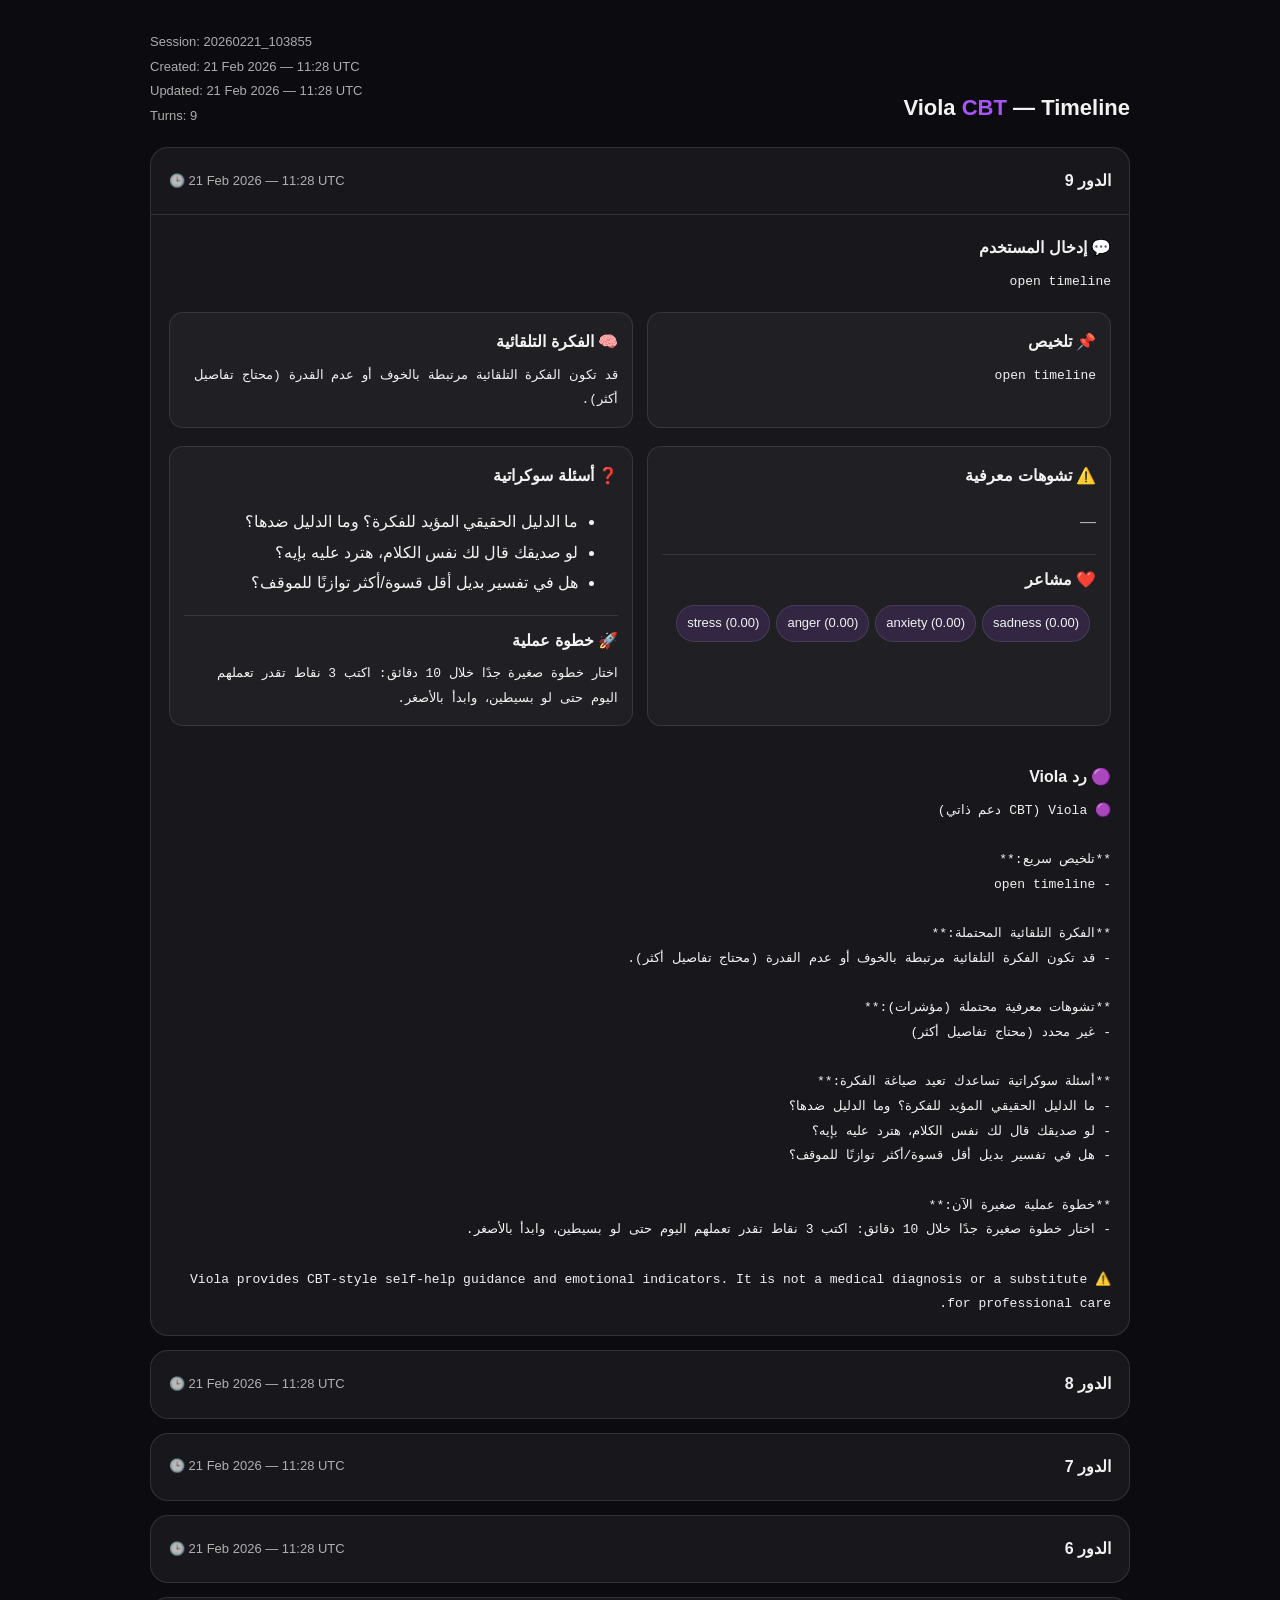
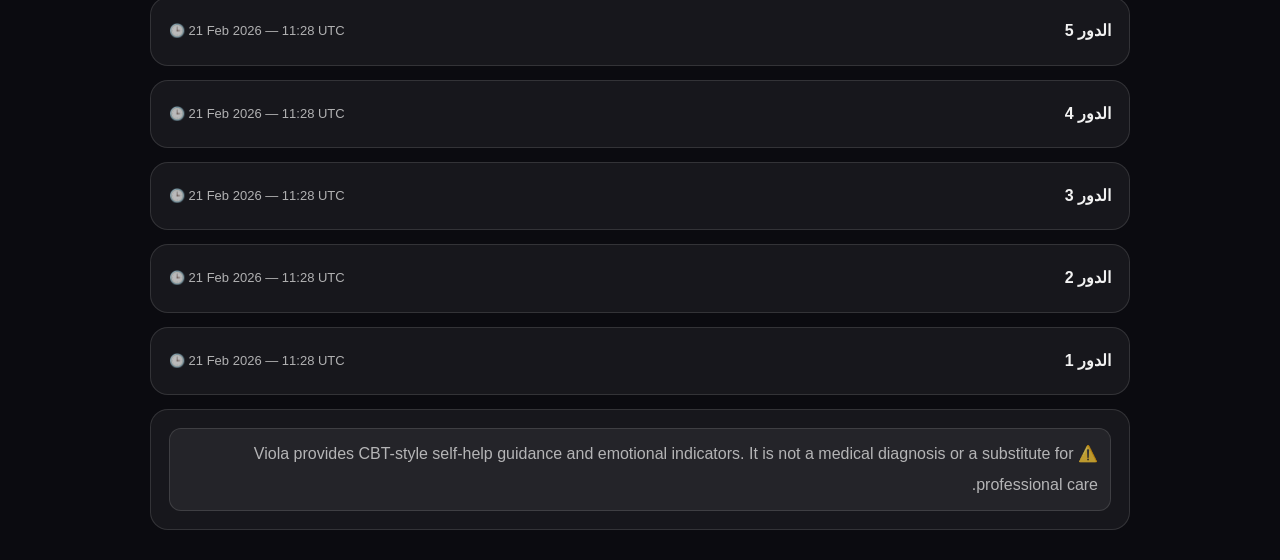
<file: viola/src/data/html/viola_20260221_103855_20260221_132807.html>
<!doctype html>
<html lang="ar" dir="rtl">
<head>
<meta charset="utf-8" />
<title>Viola (CBT) — 20260221_103855</title>
<meta name="viewport" content="width=device-width, initial-scale=1" />
<style>
:root {
  --bg:#0b0b10;
  --card:rgba(255,255,255,0.05);
  --border:rgba(255,255,255,0.12);
  --text:#f2f2f2;
  --muted:rgba(242,242,242,0.70);
  --accent:#a855f7;
}
body {
  background:var(--bg);
  color:var(--text);
  font-family:Segoe UI,Tahoma,Arial;
  margin:30px;
  line-height:1.9;
}
.wrap { max-width: 980px; margin: 0 auto; }
.header {
  display:flex;
  justify-content:space-between;
  align-items:flex-end;
  gap:12px;
  margin-bottom:18px;
}
.h1 {
  font-size:22px;
  font-weight:900;
}
.h1 .accent { color: var(--accent); }
.meta {
  color:var(--muted);
  font-size:13px;
  direction:ltr;
  text-align:left;
}
.card {
  background:var(--card);
  border:1px solid var(--border);
  border-radius:18px;
  padding:18px;
  margin-bottom:14px;
}
.turn {
  padding:0;
}
.turn > summary {
  list-style:none;
  cursor:pointer;
  padding:18px;
  border-radius:18px;
}
.turn[open] > summary {
  border-bottom:1px solid var(--border);
  border-bottom-left-radius:0;
  border-bottom-right-radius:0;
}
.turn > summary::-webkit-details-marker { display:none; }

.turn_head {
  display:flex;
  justify-content:space-between;
  align-items:center;
  gap:12px;
}
.turn_title {
  font-weight:900;
}
.turn_meta {
  direction:ltr;
  font-size:13px;
  color:var(--muted);
}

.section {
  padding:18px;
}
.grid {
  display:grid;
  grid-template-columns:1fr 1fr;
  gap:14px;
  padding:0 18px 18px 18px;
}
@media (max-width:800px) {
  .grid { grid-template-columns:1fr; }
}
.mini {
  background:rgba(255,255,255,0.04);
  padding:14px;
  border-radius:14px;
  border:1px solid rgba(255,255,255,0.10);
}
.label {
  font-weight:800;
  margin-bottom:6px;
}
.badge {
  display:inline-block;
  padding:5px 10px;
  margin:4px 6px 0 0;
  border-radius:999px;
  background:rgba(168,85,247,0.15);
  border:1px solid rgba(255,255,255,0.10);
  font-size:13px;
}
pre {
  white-space:pre-wrap;
  margin:0;
}
.divider {
  height:1px;
  background:rgba(255,255,255,0.10);
  margin:10px 0;
}
.muted { color: var(--muted); }

.pill {
  display:inline-block;
  padding:10px 12px;
  border-radius:12px;
  background:rgba(255,255,255,0.06);
  border:1px solid var(--border);
}

.anim {
  opacity:0;
  transform: translateY(8px);
  animation: fadeUp .35s ease forwards;
}
.anim:nth-of-type(1) { animation-delay: .02s; }
.anim:nth-of-type(2) { animation-delay: .05s; }
.anim:nth-of-type(3) { animation-delay: .08s; }
.anim:nth-of-type(4) { animation-delay: .11s; }
.anim:nth-of-type(5) { animation-delay: .14s; }
@keyframes fadeUp {
  to {
    opacity:1;
    transform: translateY(0);
  }
}
</style>
</head>
<body>
<div class="wrap">
  <div class="header">
    <div class="h1">Viola <span class="accent">CBT</span> — Timeline</div>
    <div class="meta">
      <div><span class="muted">Session:</span> 20260221_103855</div>
      <div><span class="muted">Created:</span> 21 Feb 2026 — 11:28 UTC</div>
      <div><span class="muted">Updated:</span> 21 Feb 2026 — 11:28 UTC</div>
      <div><span class="muted">Turns:</span> 9</div>
    </div>
  </div>

  
    <details class="turn card anim" open>
      <summary class="turn_head">
        <div class="turn_title">الدور 9</div>
        <div class="turn_meta">🕒 21 Feb 2026 — 11:28 UTC</div>
      </summary>

      <div class="section">
        <div class="label">💬 إدخال المستخدم</div>
        <pre>open timeline</pre>
      </div>

      <div class="grid">
        <div class="mini">
          <div class="label">📌 تلخيص</div>
          <pre>open timeline</pre>
        </div>

        <div class="mini">
          <div class="label">🧠 الفكرة التلقائية</div>
          <pre>قد تكون الفكرة التلقائية مرتبطة بالخوف أو عدم القدرة (محتاج تفاصيل أكثر).</pre>
        </div>
      </div>

      <div class="grid">
        <div class="mini">
          <div class="label">⚠️ تشوهات معرفية</div>
          <p class="muted">—</p>
          <div class="divider"></div>
          <div class="label">❤️ مشاعر</div>
          <span class="badge">sadness (0.00)</span><span class="badge">anxiety (0.00)</span><span class="badge">anger (0.00)</span><span class="badge">stress (0.00)</span>
        </div>

        <div class="mini">
          <div class="label">❓ أسئلة سوكراتية</div>
          <ul><li>ما الدليل الحقيقي المؤيد للفكرة؟ وما الدليل ضدها؟</li><li>لو صديقك قال لك نفس الكلام، هترد عليه بإيه؟</li><li>هل في تفسير بديل أقل قسوة/أكثر توازنًا للموقف؟</li></ul>
          <div class="divider"></div>
          <div class="label">🚀 خطوة عملية</div>
          <pre>اختار خطوة صغيرة جدًا خلال 10 دقائق: اكتب 3 نقاط تقدر تعملهم اليوم حتى لو بسيطين، وابدأ بالأصغر.</pre>
        </div>
      </div>

      <div class="section">
        <div class="label">🟣 رد Viola</div>
        <pre>🟣 Viola (CBT دعم ذاتي)

**تلخيص سريع:**
- open timeline

**الفكرة التلقائية المحتملة:**
- قد تكون الفكرة التلقائية مرتبطة بالخوف أو عدم القدرة (محتاج تفاصيل أكثر).

**تشوهات معرفية محتملة (مؤشرات):**
- غير محدد (محتاج تفاصيل أكثر)

**أسئلة سوكراتية تساعدك تعيد صياغة الفكرة:**
- ما الدليل الحقيقي المؤيد للفكرة؟ وما الدليل ضدها؟
- لو صديقك قال لك نفس الكلام، هترد عليه بإيه؟
- هل في تفسير بديل أقل قسوة/أكثر توازنًا للموقف؟

**خطوة عملية صغيرة الآن:**
- اختار خطوة صغيرة جدًا خلال 10 دقائق: اكتب 3 نقاط تقدر تعملهم اليوم حتى لو بسيطين، وابدأ بالأصغر.

⚠️ Viola provides CBT-style self-help guidance and emotional indicators. It is not a medical diagnosis or a substitute for professional care.</pre>
      </div>
    </details>
    
    <details class="turn card anim">
      <summary class="turn_head">
        <div class="turn_title">الدور 8</div>
        <div class="turn_meta">🕒 21 Feb 2026 — 11:28 UTC</div>
      </summary>

      <div class="section">
        <div class="label">💬 إدخال المستخدم</div>
        <pre>turn 3</pre>
      </div>

      <div class="grid">
        <div class="mini">
          <div class="label">📌 تلخيص</div>
          <pre>turn 3</pre>
        </div>

        <div class="mini">
          <div class="label">🧠 الفكرة التلقائية</div>
          <pre>قد تكون الفكرة التلقائية مرتبطة بالخوف أو عدم القدرة (محتاج تفاصيل أكثر).</pre>
        </div>
      </div>

      <div class="grid">
        <div class="mini">
          <div class="label">⚠️ تشوهات معرفية</div>
          <p class="muted">—</p>
          <div class="divider"></div>
          <div class="label">❤️ مشاعر</div>
          <span class="badge">sadness (0.00)</span><span class="badge">anxiety (0.00)</span><span class="badge">anger (0.00)</span><span class="badge">stress (0.00)</span>
        </div>

        <div class="mini">
          <div class="label">❓ أسئلة سوكراتية</div>
          <ul><li>ما الدليل الحقيقي المؤيد للفكرة؟ وما الدليل ضدها؟</li><li>لو صديقك قال لك نفس الكلام، هترد عليه بإيه؟</li><li>هل في تفسير بديل أقل قسوة/أكثر توازنًا للموقف؟</li></ul>
          <div class="divider"></div>
          <div class="label">🚀 خطوة عملية</div>
          <pre>اختار خطوة صغيرة جدًا خلال 10 دقائق: اكتب 3 نقاط تقدر تعملهم اليوم حتى لو بسيطين، وابدأ بالأصغر.</pre>
        </div>
      </div>

      <div class="section">
        <div class="label">🟣 رد Viola</div>
        <pre>🟣 Viola (CBT دعم ذاتي)

**تلخيص سريع:**
- turn 3

**الفكرة التلقائية المحتملة:**
- قد تكون الفكرة التلقائية مرتبطة بالخوف أو عدم القدرة (محتاج تفاصيل أكثر).

**تشوهات معرفية محتملة (مؤشرات):**
- غير محدد (محتاج تفاصيل أكثر)

**أسئلة سوكراتية تساعدك تعيد صياغة الفكرة:**
- ما الدليل الحقيقي المؤيد للفكرة؟ وما الدليل ضدها؟
- لو صديقك قال لك نفس الكلام، هترد عليه بإيه؟
- هل في تفسير بديل أقل قسوة/أكثر توازنًا للموقف؟

**خطوة عملية صغيرة الآن:**
- اختار خطوة صغيرة جدًا خلال 10 دقائق: اكتب 3 نقاط تقدر تعملهم اليوم حتى لو بسيطين، وابدأ بالأصغر.

⚠️ Viola provides CBT-style self-help guidance and emotional indicators. It is not a medical diagnosis or a substitute for professional care.</pre>
      </div>
    </details>
    
    <details class="turn card anim">
      <summary class="turn_head">
        <div class="turn_title">الدور 7</div>
        <div class="turn_meta">🕒 21 Feb 2026 — 11:28 UTC</div>
      </summary>

      <div class="section">
        <div class="label">💬 إدخال المستخدم</div>
        <pre>turn 2</pre>
      </div>

      <div class="grid">
        <div class="mini">
          <div class="label">📌 تلخيص</div>
          <pre>turn 2</pre>
        </div>

        <div class="mini">
          <div class="label">🧠 الفكرة التلقائية</div>
          <pre>قد تكون الفكرة التلقائية مرتبطة بالخوف أو عدم القدرة (محتاج تفاصيل أكثر).</pre>
        </div>
      </div>

      <div class="grid">
        <div class="mini">
          <div class="label">⚠️ تشوهات معرفية</div>
          <p class="muted">—</p>
          <div class="divider"></div>
          <div class="label">❤️ مشاعر</div>
          <span class="badge">sadness (0.00)</span><span class="badge">anxiety (0.00)</span><span class="badge">anger (0.00)</span><span class="badge">stress (0.00)</span>
        </div>

        <div class="mini">
          <div class="label">❓ أسئلة سوكراتية</div>
          <ul><li>ما الدليل الحقيقي المؤيد للفكرة؟ وما الدليل ضدها؟</li><li>لو صديقك قال لك نفس الكلام، هترد عليه بإيه؟</li><li>هل في تفسير بديل أقل قسوة/أكثر توازنًا للموقف؟</li></ul>
          <div class="divider"></div>
          <div class="label">🚀 خطوة عملية</div>
          <pre>اختار خطوة صغيرة جدًا خلال 10 دقائق: اكتب 3 نقاط تقدر تعملهم اليوم حتى لو بسيطين، وابدأ بالأصغر.</pre>
        </div>
      </div>

      <div class="section">
        <div class="label">🟣 رد Viola</div>
        <pre>🟣 Viola (CBT دعم ذاتي)

**تلخيص سريع:**
- turn 2

**الفكرة التلقائية المحتملة:**
- قد تكون الفكرة التلقائية مرتبطة بالخوف أو عدم القدرة (محتاج تفاصيل أكثر).

**تشوهات معرفية محتملة (مؤشرات):**
- غير محدد (محتاج تفاصيل أكثر)

**أسئلة سوكراتية تساعدك تعيد صياغة الفكرة:**
- ما الدليل الحقيقي المؤيد للفكرة؟ وما الدليل ضدها؟
- لو صديقك قال لك نفس الكلام، هترد عليه بإيه؟
- هل في تفسير بديل أقل قسوة/أكثر توازنًا للموقف؟

**خطوة عملية صغيرة الآن:**
- اختار خطوة صغيرة جدًا خلال 10 دقائق: اكتب 3 نقاط تقدر تعملهم اليوم حتى لو بسيطين، وابدأ بالأصغر.

⚠️ Viola provides CBT-style self-help guidance and emotional indicators. It is not a medical diagnosis or a substitute for professional care.</pre>
      </div>
    </details>
    
    <details class="turn card anim">
      <summary class="turn_head">
        <div class="turn_title">الدور 6</div>
        <div class="turn_meta">🕒 21 Feb 2026 — 11:28 UTC</div>
      </summary>

      <div class="section">
        <div class="label">💬 إدخال المستخدم</div>
        <pre>timeline test</pre>
      </div>

      <div class="grid">
        <div class="mini">
          <div class="label">📌 تلخيص</div>
          <pre>timeline test</pre>
        </div>

        <div class="mini">
          <div class="label">🧠 الفكرة التلقائية</div>
          <pre>قد تكون الفكرة التلقائية مرتبطة بالخوف أو عدم القدرة (محتاج تفاصيل أكثر).</pre>
        </div>
      </div>

      <div class="grid">
        <div class="mini">
          <div class="label">⚠️ تشوهات معرفية</div>
          <p class="muted">—</p>
          <div class="divider"></div>
          <div class="label">❤️ مشاعر</div>
          <span class="badge">sadness (0.00)</span><span class="badge">anxiety (0.00)</span><span class="badge">anger (0.00)</span><span class="badge">stress (0.00)</span>
        </div>

        <div class="mini">
          <div class="label">❓ أسئلة سوكراتية</div>
          <ul><li>ما الدليل الحقيقي المؤيد للفكرة؟ وما الدليل ضدها؟</li><li>لو صديقك قال لك نفس الكلام، هترد عليه بإيه؟</li><li>هل في تفسير بديل أقل قسوة/أكثر توازنًا للموقف؟</li></ul>
          <div class="divider"></div>
          <div class="label">🚀 خطوة عملية</div>
          <pre>اختار خطوة صغيرة جدًا خلال 10 دقائق: اكتب 3 نقاط تقدر تعملهم اليوم حتى لو بسيطين، وابدأ بالأصغر.</pre>
        </div>
      </div>

      <div class="section">
        <div class="label">🟣 رد Viola</div>
        <pre>🟣 Viola (CBT دعم ذاتي)

**تلخيص سريع:**
- timeline test

**الفكرة التلقائية المحتملة:**
- قد تكون الفكرة التلقائية مرتبطة بالخوف أو عدم القدرة (محتاج تفاصيل أكثر).

**تشوهات معرفية محتملة (مؤشرات):**
- غير محدد (محتاج تفاصيل أكثر)

**أسئلة سوكراتية تساعدك تعيد صياغة الفكرة:**
- ما الدليل الحقيقي المؤيد للفكرة؟ وما الدليل ضدها؟
- لو صديقك قال لك نفس الكلام، هترد عليه بإيه؟
- هل في تفسير بديل أقل قسوة/أكثر توازنًا للموقف؟

**خطوة عملية صغيرة الآن:**
- اختار خطوة صغيرة جدًا خلال 10 دقائق: اكتب 3 نقاط تقدر تعملهم اليوم حتى لو بسيطين، وابدأ بالأصغر.

⚠️ Viola provides CBT-style self-help guidance and emotional indicators. It is not a medical diagnosis or a substitute for professional care.</pre>
      </div>
    </details>
    
    <details class="turn card anim">
      <summary class="turn_head">
        <div class="turn_title">الدور 5</div>
        <div class="turn_meta">🕒 21 Feb 2026 — 11:28 UTC</div>
      </summary>

      <div class="section">
        <div class="label">💬 إدخال المستخدم</div>
        <pre>open timeline</pre>
      </div>

      <div class="grid">
        <div class="mini">
          <div class="label">📌 تلخيص</div>
          <pre>open timeline</pre>
        </div>

        <div class="mini">
          <div class="label">🧠 الفكرة التلقائية</div>
          <pre>قد تكون الفكرة التلقائية مرتبطة بالخوف أو عدم القدرة (محتاج تفاصيل أكثر).</pre>
        </div>
      </div>

      <div class="grid">
        <div class="mini">
          <div class="label">⚠️ تشوهات معرفية</div>
          <p class="muted">—</p>
          <div class="divider"></div>
          <div class="label">❤️ مشاعر</div>
          <span class="badge">sadness (0.00)</span><span class="badge">anxiety (0.00)</span><span class="badge">anger (0.00)</span><span class="badge">stress (0.00)</span>
        </div>

        <div class="mini">
          <div class="label">❓ أسئلة سوكراتية</div>
          <ul><li>ما الدليل الحقيقي المؤيد للفكرة؟ وما الدليل ضدها؟</li><li>لو صديقك قال لك نفس الكلام، هترد عليه بإيه؟</li><li>هل في تفسير بديل أقل قسوة/أكثر توازنًا للموقف؟</li></ul>
          <div class="divider"></div>
          <div class="label">🚀 خطوة عملية</div>
          <pre>اختار خطوة صغيرة جدًا خلال 10 دقائق: اكتب 3 نقاط تقدر تعملهم اليوم حتى لو بسيطين، وابدأ بالأصغر.</pre>
        </div>
      </div>

      <div class="section">
        <div class="label">🟣 رد Viola</div>
        <pre>🟣 Viola (CBT دعم ذاتي)

**تلخيص سريع:**
- open timeline

**الفكرة التلقائية المحتملة:**
- قد تكون الفكرة التلقائية مرتبطة بالخوف أو عدم القدرة (محتاج تفاصيل أكثر).

**تشوهات معرفية محتملة (مؤشرات):**
- غير محدد (محتاج تفاصيل أكثر)

**أسئلة سوكراتية تساعدك تعيد صياغة الفكرة:**
- ما الدليل الحقيقي المؤيد للفكرة؟ وما الدليل ضدها؟
- لو صديقك قال لك نفس الكلام، هترد عليه بإيه؟
- هل في تفسير بديل أقل قسوة/أكثر توازنًا للموقف؟

**خطوة عملية صغيرة الآن:**
- اختار خطوة صغيرة جدًا خلال 10 دقائق: اكتب 3 نقاط تقدر تعملهم اليوم حتى لو بسيطين، وابدأ بالأصغر.

⚠️ Viola provides CBT-style self-help guidance and emotional indicators. It is not a medical diagnosis or a substitute for professional care.</pre>
      </div>
    </details>
    
    <details class="turn card anim">
      <summary class="turn_head">
        <div class="turn_title">الدور 4</div>
        <div class="turn_meta">🕒 21 Feb 2026 — 11:28 UTC</div>
      </summary>

      <div class="section">
        <div class="label">💬 إدخال المستخدم</div>
        <pre>turn 3</pre>
      </div>

      <div class="grid">
        <div class="mini">
          <div class="label">📌 تلخيص</div>
          <pre>turn 3</pre>
        </div>

        <div class="mini">
          <div class="label">🧠 الفكرة التلقائية</div>
          <pre>قد تكون الفكرة التلقائية مرتبطة بالخوف أو عدم القدرة (محتاج تفاصيل أكثر).</pre>
        </div>
      </div>

      <div class="grid">
        <div class="mini">
          <div class="label">⚠️ تشوهات معرفية</div>
          <p class="muted">—</p>
          <div class="divider"></div>
          <div class="label">❤️ مشاعر</div>
          <span class="badge">sadness (0.00)</span><span class="badge">anxiety (0.00)</span><span class="badge">anger (0.00)</span><span class="badge">stress (0.00)</span>
        </div>

        <div class="mini">
          <div class="label">❓ أسئلة سوكراتية</div>
          <ul><li>ما الدليل الحقيقي المؤيد للفكرة؟ وما الدليل ضدها؟</li><li>لو صديقك قال لك نفس الكلام، هترد عليه بإيه؟</li><li>هل في تفسير بديل أقل قسوة/أكثر توازنًا للموقف؟</li></ul>
          <div class="divider"></div>
          <div class="label">🚀 خطوة عملية</div>
          <pre>اختار خطوة صغيرة جدًا خلال 10 دقائق: اكتب 3 نقاط تقدر تعملهم اليوم حتى لو بسيطين، وابدأ بالأصغر.</pre>
        </div>
      </div>

      <div class="section">
        <div class="label">🟣 رد Viola</div>
        <pre>🟣 Viola (CBT دعم ذاتي)

**تلخيص سريع:**
- turn 3

**الفكرة التلقائية المحتملة:**
- قد تكون الفكرة التلقائية مرتبطة بالخوف أو عدم القدرة (محتاج تفاصيل أكثر).

**تشوهات معرفية محتملة (مؤشرات):**
- غير محدد (محتاج تفاصيل أكثر)

**أسئلة سوكراتية تساعدك تعيد صياغة الفكرة:**
- ما الدليل الحقيقي المؤيد للفكرة؟ وما الدليل ضدها؟
- لو صديقك قال لك نفس الكلام، هترد عليه بإيه؟
- هل في تفسير بديل أقل قسوة/أكثر توازنًا للموقف؟

**خطوة عملية صغيرة الآن:**
- اختار خطوة صغيرة جدًا خلال 10 دقائق: اكتب 3 نقاط تقدر تعملهم اليوم حتى لو بسيطين، وابدأ بالأصغر.

⚠️ Viola provides CBT-style self-help guidance and emotional indicators. It is not a medical diagnosis or a substitute for professional care.</pre>
      </div>
    </details>
    
    <details class="turn card anim">
      <summary class="turn_head">
        <div class="turn_title">الدور 3</div>
        <div class="turn_meta">🕒 21 Feb 2026 — 11:28 UTC</div>
      </summary>

      <div class="section">
        <div class="label">💬 إدخال المستخدم</div>
        <pre>turn 2</pre>
      </div>

      <div class="grid">
        <div class="mini">
          <div class="label">📌 تلخيص</div>
          <pre>turn 2</pre>
        </div>

        <div class="mini">
          <div class="label">🧠 الفكرة التلقائية</div>
          <pre>قد تكون الفكرة التلقائية مرتبطة بالخوف أو عدم القدرة (محتاج تفاصيل أكثر).</pre>
        </div>
      </div>

      <div class="grid">
        <div class="mini">
          <div class="label">⚠️ تشوهات معرفية</div>
          <p class="muted">—</p>
          <div class="divider"></div>
          <div class="label">❤️ مشاعر</div>
          <span class="badge">sadness (0.00)</span><span class="badge">anxiety (0.00)</span><span class="badge">anger (0.00)</span><span class="badge">stress (0.00)</span>
        </div>

        <div class="mini">
          <div class="label">❓ أسئلة سوكراتية</div>
          <ul><li>ما الدليل الحقيقي المؤيد للفكرة؟ وما الدليل ضدها؟</li><li>لو صديقك قال لك نفس الكلام، هترد عليه بإيه؟</li><li>هل في تفسير بديل أقل قسوة/أكثر توازنًا للموقف؟</li></ul>
          <div class="divider"></div>
          <div class="label">🚀 خطوة عملية</div>
          <pre>اختار خطوة صغيرة جدًا خلال 10 دقائق: اكتب 3 نقاط تقدر تعملهم اليوم حتى لو بسيطين، وابدأ بالأصغر.</pre>
        </div>
      </div>

      <div class="section">
        <div class="label">🟣 رد Viola</div>
        <pre>🟣 Viola (CBT دعم ذاتي)

**تلخيص سريع:**
- turn 2

**الفكرة التلقائية المحتملة:**
- قد تكون الفكرة التلقائية مرتبطة بالخوف أو عدم القدرة (محتاج تفاصيل أكثر).

**تشوهات معرفية محتملة (مؤشرات):**
- غير محدد (محتاج تفاصيل أكثر)

**أسئلة سوكراتية تساعدك تعيد صياغة الفكرة:**
- ما الدليل الحقيقي المؤيد للفكرة؟ وما الدليل ضدها؟
- لو صديقك قال لك نفس الكلام، هترد عليه بإيه؟
- هل في تفسير بديل أقل قسوة/أكثر توازنًا للموقف؟

**خطوة عملية صغيرة الآن:**
- اختار خطوة صغيرة جدًا خلال 10 دقائق: اكتب 3 نقاط تقدر تعملهم اليوم حتى لو بسيطين، وابدأ بالأصغر.

⚠️ Viola provides CBT-style self-help guidance and emotional indicators. It is not a medical diagnosis or a substitute for professional care.</pre>
      </div>
    </details>
    
    <details class="turn card anim">
      <summary class="turn_head">
        <div class="turn_title">الدور 2</div>
        <div class="turn_meta">🕒 21 Feb 2026 — 11:28 UTC</div>
      </summary>

      <div class="section">
        <div class="label">💬 إدخال المستخدم</div>
        <pre>turn 2</pre>
      </div>

      <div class="grid">
        <div class="mini">
          <div class="label">📌 تلخيص</div>
          <pre>turn 2</pre>
        </div>

        <div class="mini">
          <div class="label">🧠 الفكرة التلقائية</div>
          <pre>قد تكون الفكرة التلقائية مرتبطة بالخوف أو عدم القدرة (محتاج تفاصيل أكثر).</pre>
        </div>
      </div>

      <div class="grid">
        <div class="mini">
          <div class="label">⚠️ تشوهات معرفية</div>
          <p class="muted">—</p>
          <div class="divider"></div>
          <div class="label">❤️ مشاعر</div>
          <span class="badge">sadness (0.00)</span><span class="badge">anxiety (0.00)</span><span class="badge">anger (0.00)</span><span class="badge">stress (0.00)</span>
        </div>

        <div class="mini">
          <div class="label">❓ أسئلة سوكراتية</div>
          <ul><li>ما الدليل الحقيقي المؤيد للفكرة؟ وما الدليل ضدها؟</li><li>لو صديقك قال لك نفس الكلام، هترد عليه بإيه؟</li><li>هل في تفسير بديل أقل قسوة/أكثر توازنًا للموقف؟</li></ul>
          <div class="divider"></div>
          <div class="label">🚀 خطوة عملية</div>
          <pre>اختار خطوة صغيرة جدًا خلال 10 دقائق: اكتب 3 نقاط تقدر تعملهم اليوم حتى لو بسيطين، وابدأ بالأصغر.</pre>
        </div>
      </div>

      <div class="section">
        <div class="label">🟣 رد Viola</div>
        <pre>🟣 Viola (CBT دعم ذاتي)

**تلخيص سريع:**
- turn 2

**الفكرة التلقائية المحتملة:**
- قد تكون الفكرة التلقائية مرتبطة بالخوف أو عدم القدرة (محتاج تفاصيل أكثر).

**تشوهات معرفية محتملة (مؤشرات):**
- غير محدد (محتاج تفاصيل أكثر)

**أسئلة سوكراتية تساعدك تعيد صياغة الفكرة:**
- ما الدليل الحقيقي المؤيد للفكرة؟ وما الدليل ضدها؟
- لو صديقك قال لك نفس الكلام، هترد عليه بإيه؟
- هل في تفسير بديل أقل قسوة/أكثر توازنًا للموقف؟

**خطوة عملية صغيرة الآن:**
- اختار خطوة صغيرة جدًا خلال 10 دقائق: اكتب 3 نقاط تقدر تعملهم اليوم حتى لو بسيطين، وابدأ بالأصغر.

⚠️ Viola provides CBT-style self-help guidance and emotional indicators. It is not a medical diagnosis or a substitute for professional care.</pre>
      </div>
    </details>
    
    <details class="turn card anim">
      <summary class="turn_head">
        <div class="turn_title">الدور 1</div>
        <div class="turn_meta">🕒 21 Feb 2026 — 11:28 UTC</div>
      </summary>

      <div class="section">
        <div class="label">💬 إدخال المستخدم</div>
        <pre>test</pre>
      </div>

      <div class="grid">
        <div class="mini">
          <div class="label">📌 تلخيص</div>
          <pre>test</pre>
        </div>

        <div class="mini">
          <div class="label">🧠 الفكرة التلقائية</div>
          <pre>قد تكون الفكرة التلقائية مرتبطة بالخوف أو عدم القدرة (محتاج تفاصيل أكثر).</pre>
        </div>
      </div>

      <div class="grid">
        <div class="mini">
          <div class="label">⚠️ تشوهات معرفية</div>
          <p class="muted">—</p>
          <div class="divider"></div>
          <div class="label">❤️ مشاعر</div>
          <span class="badge">sadness (0.00)</span><span class="badge">anxiety (0.00)</span><span class="badge">anger (0.00)</span><span class="badge">stress (0.00)</span>
        </div>

        <div class="mini">
          <div class="label">❓ أسئلة سوكراتية</div>
          <ul><li>ما الدليل الحقيقي المؤيد للفكرة؟ وما الدليل ضدها؟</li><li>لو صديقك قال لك نفس الكلام، هترد عليه بإيه؟</li><li>هل في تفسير بديل أقل قسوة/أكثر توازنًا للموقف؟</li></ul>
          <div class="divider"></div>
          <div class="label">🚀 خطوة عملية</div>
          <pre>اختار خطوة صغيرة جدًا خلال 10 دقائق: اكتب 3 نقاط تقدر تعملهم اليوم حتى لو بسيطين، وابدأ بالأصغر.</pre>
        </div>
      </div>

      <div class="section">
        <div class="label">🟣 رد Viola</div>
        <pre>🟣 Viola (CBT دعم ذاتي)

**تلخيص سريع:**
- test

**الفكرة التلقائية المحتملة:**
- قد تكون الفكرة التلقائية مرتبطة بالخوف أو عدم القدرة (محتاج تفاصيل أكثر).

**تشوهات معرفية محتملة (مؤشرات):**
- غير محدد (محتاج تفاصيل أكثر)

**أسئلة سوكراتية تساعدك تعيد صياغة الفكرة:**
- ما الدليل الحقيقي المؤيد للفكرة؟ وما الدليل ضدها؟
- لو صديقك قال لك نفس الكلام، هترد عليه بإيه؟
- هل في تفسير بديل أقل قسوة/أكثر توازنًا للموقف؟

**خطوة عملية صغيرة الآن:**
- اختار خطوة صغيرة جدًا خلال 10 دقائق: اكتب 3 نقاط تقدر تعملهم اليوم حتى لو بسيطين، وابدأ بالأصغر.

⚠️ Viola provides CBT-style self-help guidance and emotional indicators. It is not a medical diagnosis or a substitute for professional care.</pre>
      </div>
    </details>
    

  <div class="card muted">
    <span class="pill">⚠️ Viola provides CBT-style self-help guidance and emotional indicators. It is not a medical diagnosis or a substitute for professional care.</span>
  </div>
</div>
</body>
</html>
</file>
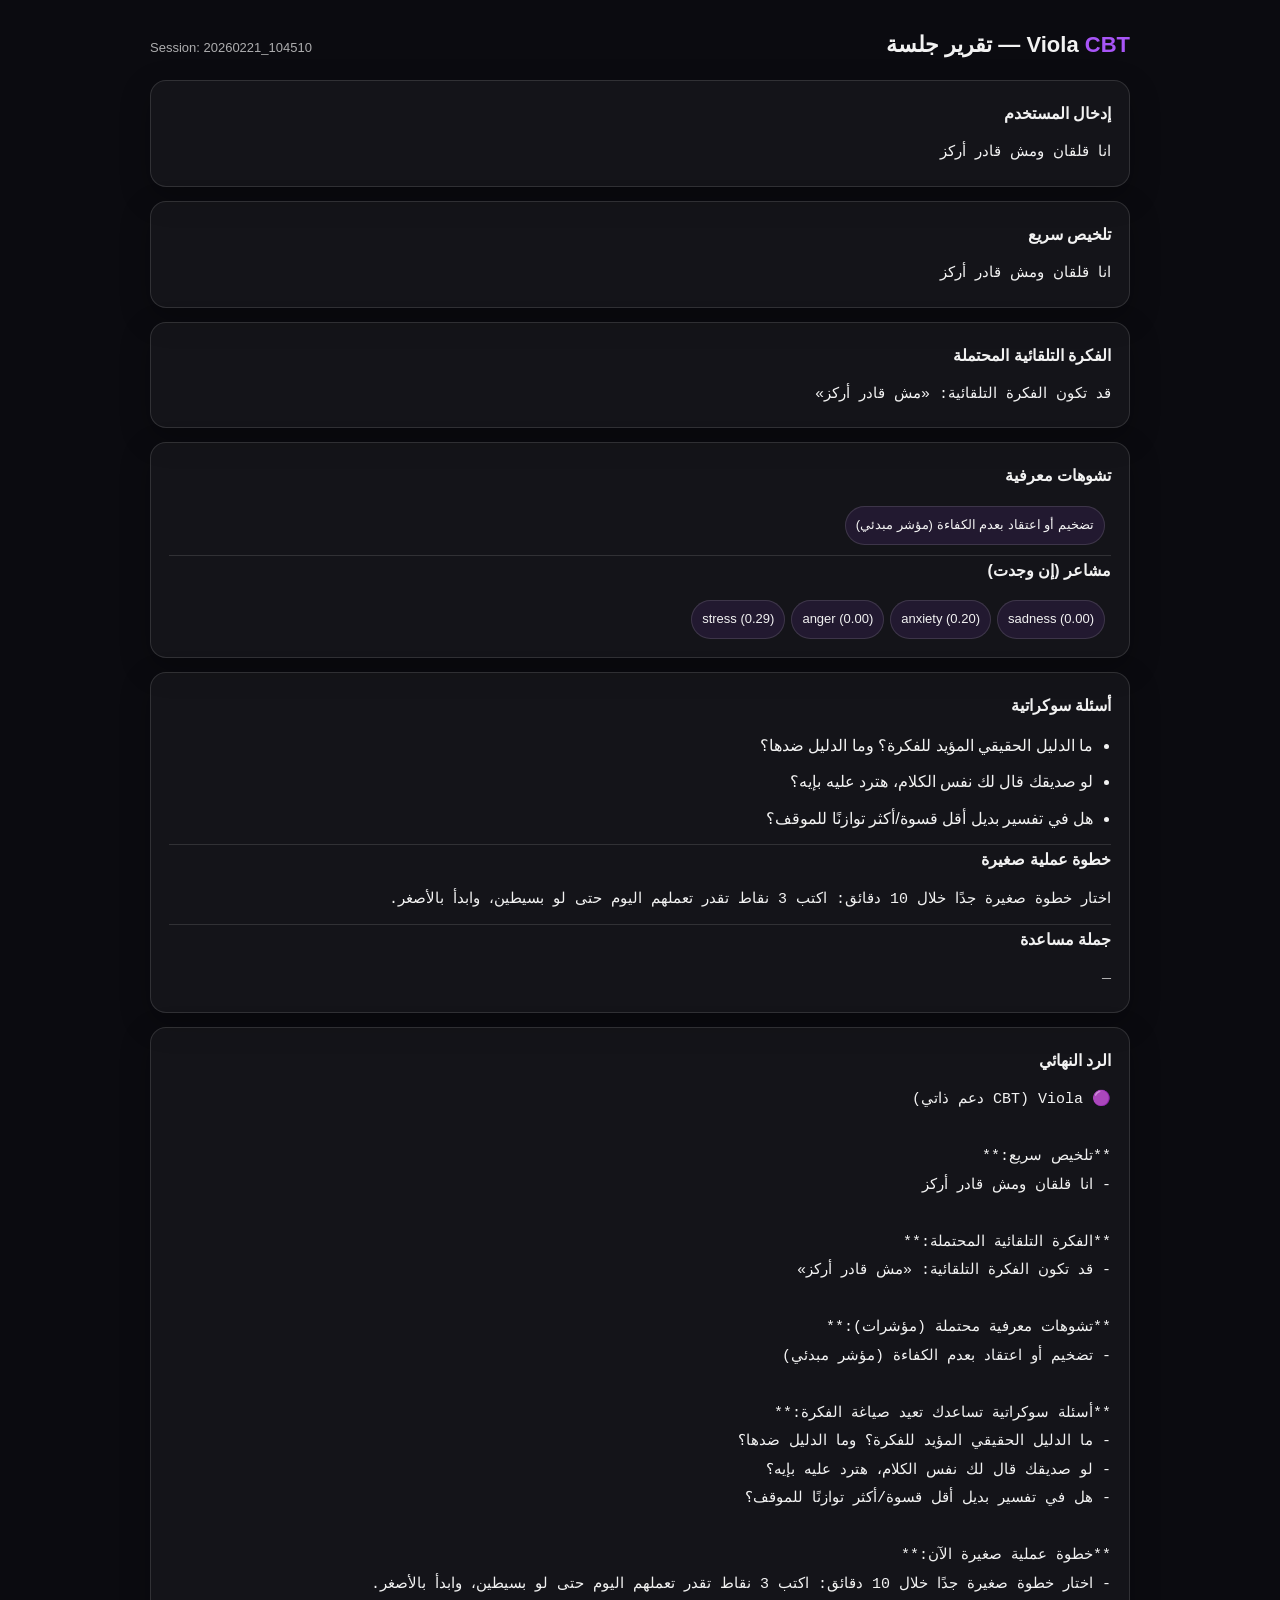
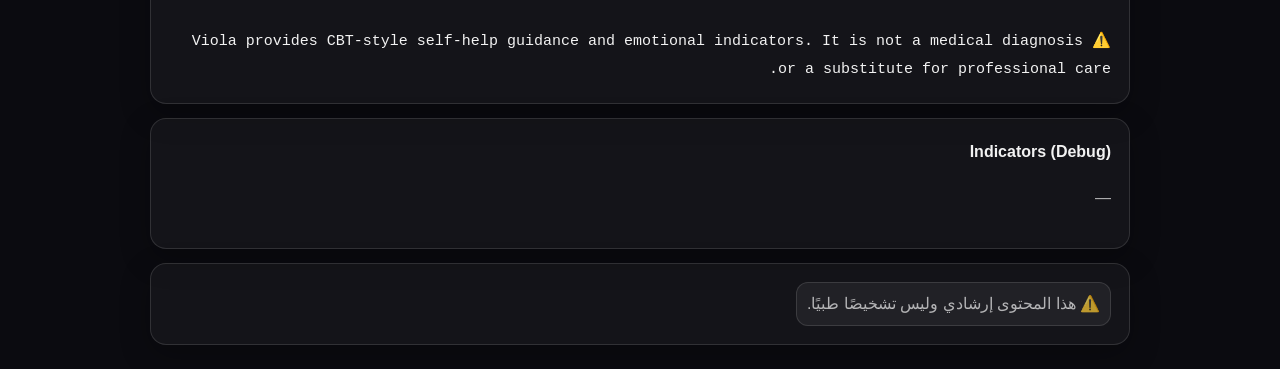
<file: viola/src/data/html/viola_20260221_104510_20260221_124510.html>
<!doctype html>
<html lang="ar" dir="rtl">
<head>
  <meta charset="utf-8" />
  <meta name="viewport" content="width=device-width, initial-scale=1" />
  <title>Viola (CBT) — 20260221_104510</title>
  <style>
    :root {
      --bg: #0b0b10;
      --card: rgba(255,255,255,0.04);
      --border: rgba(255,255,255,0.12);
      --text: #f2f2f2;
      --muted: rgba(242,242,242,0.70);
      --accent: #a855f7; /* purple */
    }
    body {
      margin: 24px;
      background: var(--bg);
      color: var(--text);
      font-family: -apple-system, BlinkMacSystemFont, "Segoe UI", Tahoma, Arial, sans-serif;
      line-height: 1.9;
    }
    .wrap {
      max-width: 980px;
      margin: 0 auto;
    }
    .top {
      display: flex;
      justify-content: space-between;
      align-items: baseline;
      gap: 12px;
      margin-bottom: 14px;
    }
    .title {
      font-size: 22px;
      font-weight: 700;
    }
    .sid {
      color: var(--muted);
      font-size: 13px;
    }
    .grid {
      display: grid;
      grid-template-columns: 1fr;
      gap: 14px;
    }
    .card {
      padding: 18px 18px;
      border-radius: 16px;
      border: 1px solid var(--border);
      background: var(--card);
      box-shadow: 0 10px 30px rgba(0,0,0,0.25);
    }
    h2 {
      margin: 0 0 10px 0;
      font-size: 16px;
      color: var(--text);
    }
    .muted { color: var(--muted); }
    .badge {
      display: inline-block;
      padding: 6px 10px;
      border-radius: 999px;
      border: 1px solid var(--border);
      background: rgba(168,85,247,0.10);
      color: var(--text);
      margin: 4px 6px 0 0;
      font-size: 13px;
      white-space: nowrap;
    }
    pre {
      white-space: pre-wrap;
      word-wrap: break-word;
      margin: 0;
      font-size: 15px;
    }
    .code {
      background: rgba(0,0,0,0.25);
      border: 1px solid var(--border);
      border-radius: 12px;
      padding: 12px;
      font-size: 13px;
      color: var(--text);
      overflow-x: auto;
    }
    ul { margin: 0; padding-right: 18px; }
    li { margin: 6px 0; }
    .hr {
      height: 1px;
      background: var(--border);
      margin: 10px 0 0 0;
    }
    .pill {
      display: inline-block;
      padding: 6px 10px;
      border-radius: 12px;
      background: rgba(255,255,255,0.06);
      border: 1px solid var(--border);
    }
    .accent {
      color: var(--accent);
      font-weight: 700;
    }
  </style>
</head>
<body>
  <div class="wrap">
    <div class="top">
      <div class="title">Viola <span class="accent">CBT</span> — تقرير جلسة</div>
      <div class="sid">Session: 20260221_104510</div>
    </div>

    <div class="grid">
      <div class="card">
        <h2>إدخال المستخدم</h2>
        <pre>انا قلقان ومش قادر أركز</pre>
      </div>

      <div class="card">
        <h2>تلخيص سريع</h2>
        <pre>انا قلقان ومش قادر أركز</pre>
      </div>

      <div class="card">
        <h2>الفكرة التلقائية المحتملة</h2>
        <pre>قد تكون الفكرة التلقائية: «مش قادر أركز»</pre>
      </div>

      <div class="card">
        <h2>تشوهات معرفية</h2>
        <span class="badge">تضخيم أو اعتقاد بعدم الكفاءة (مؤشر مبدئي)</span>
        <div class="hr"></div>
        <h2>مشاعر (إن وجدت)</h2>
        <span class="badge">sadness (0.00)</span><span class="badge">anxiety (0.20)</span><span class="badge">anger (0.00)</span><span class="badge">stress (0.29)</span>
      </div>

      <div class="card">
        <h2>أسئلة سوكراتية</h2>
        <ul><li>ما الدليل الحقيقي المؤيد للفكرة؟ وما الدليل ضدها؟</li><li>لو صديقك قال لك نفس الكلام، هترد عليه بإيه؟</li><li>هل في تفسير بديل أقل قسوة/أكثر توازنًا للموقف؟</li></ul>
        <div class="hr"></div>
        <h2>خطوة عملية صغيرة</h2>
        <pre>اختار خطوة صغيرة جدًا خلال 10 دقائق: اكتب 3 نقاط تقدر تعملهم اليوم حتى لو بسيطين، وابدأ بالأصغر.</pre>
        <div class="hr"></div>
        <h2>جملة مساعدة</h2>
        <pre><span class="muted">—</span></pre>
      </div>

      <div class="card">
        <h2>الرد النهائي</h2>
        <pre>🟣 Viola (CBT دعم ذاتي)

**تلخيص سريع:**
- انا قلقان ومش قادر أركز

**الفكرة التلقائية المحتملة:**
- قد تكون الفكرة التلقائية: «مش قادر أركز»

**تشوهات معرفية محتملة (مؤشرات):**
- تضخيم أو اعتقاد بعدم الكفاءة (مؤشر مبدئي)

**أسئلة سوكراتية تساعدك تعيد صياغة الفكرة:**
- ما الدليل الحقيقي المؤيد للفكرة؟ وما الدليل ضدها؟
- لو صديقك قال لك نفس الكلام، هترد عليه بإيه؟
- هل في تفسير بديل أقل قسوة/أكثر توازنًا للموقف؟

**خطوة عملية صغيرة الآن:**
- اختار خطوة صغيرة جدًا خلال 10 دقائق: اكتب 3 نقاط تقدر تعملهم اليوم حتى لو بسيطين، وابدأ بالأصغر.

⚠️ Viola provides CBT-style self-help guidance and emotional indicators. It is not a medical diagnosis or a substitute for professional care.</pre>
      </div>

      <div class="card">
        <h2>Indicators (Debug)</h2>
        <p class='muted'>—</p>
      </div>

      <div class="card muted">
        <span class="pill">⚠️ هذا المحتوى إرشادي وليس تشخيصًا طبيًا.</span>
      </div>
    </div>
  </div>
</body>
</html>
</file>
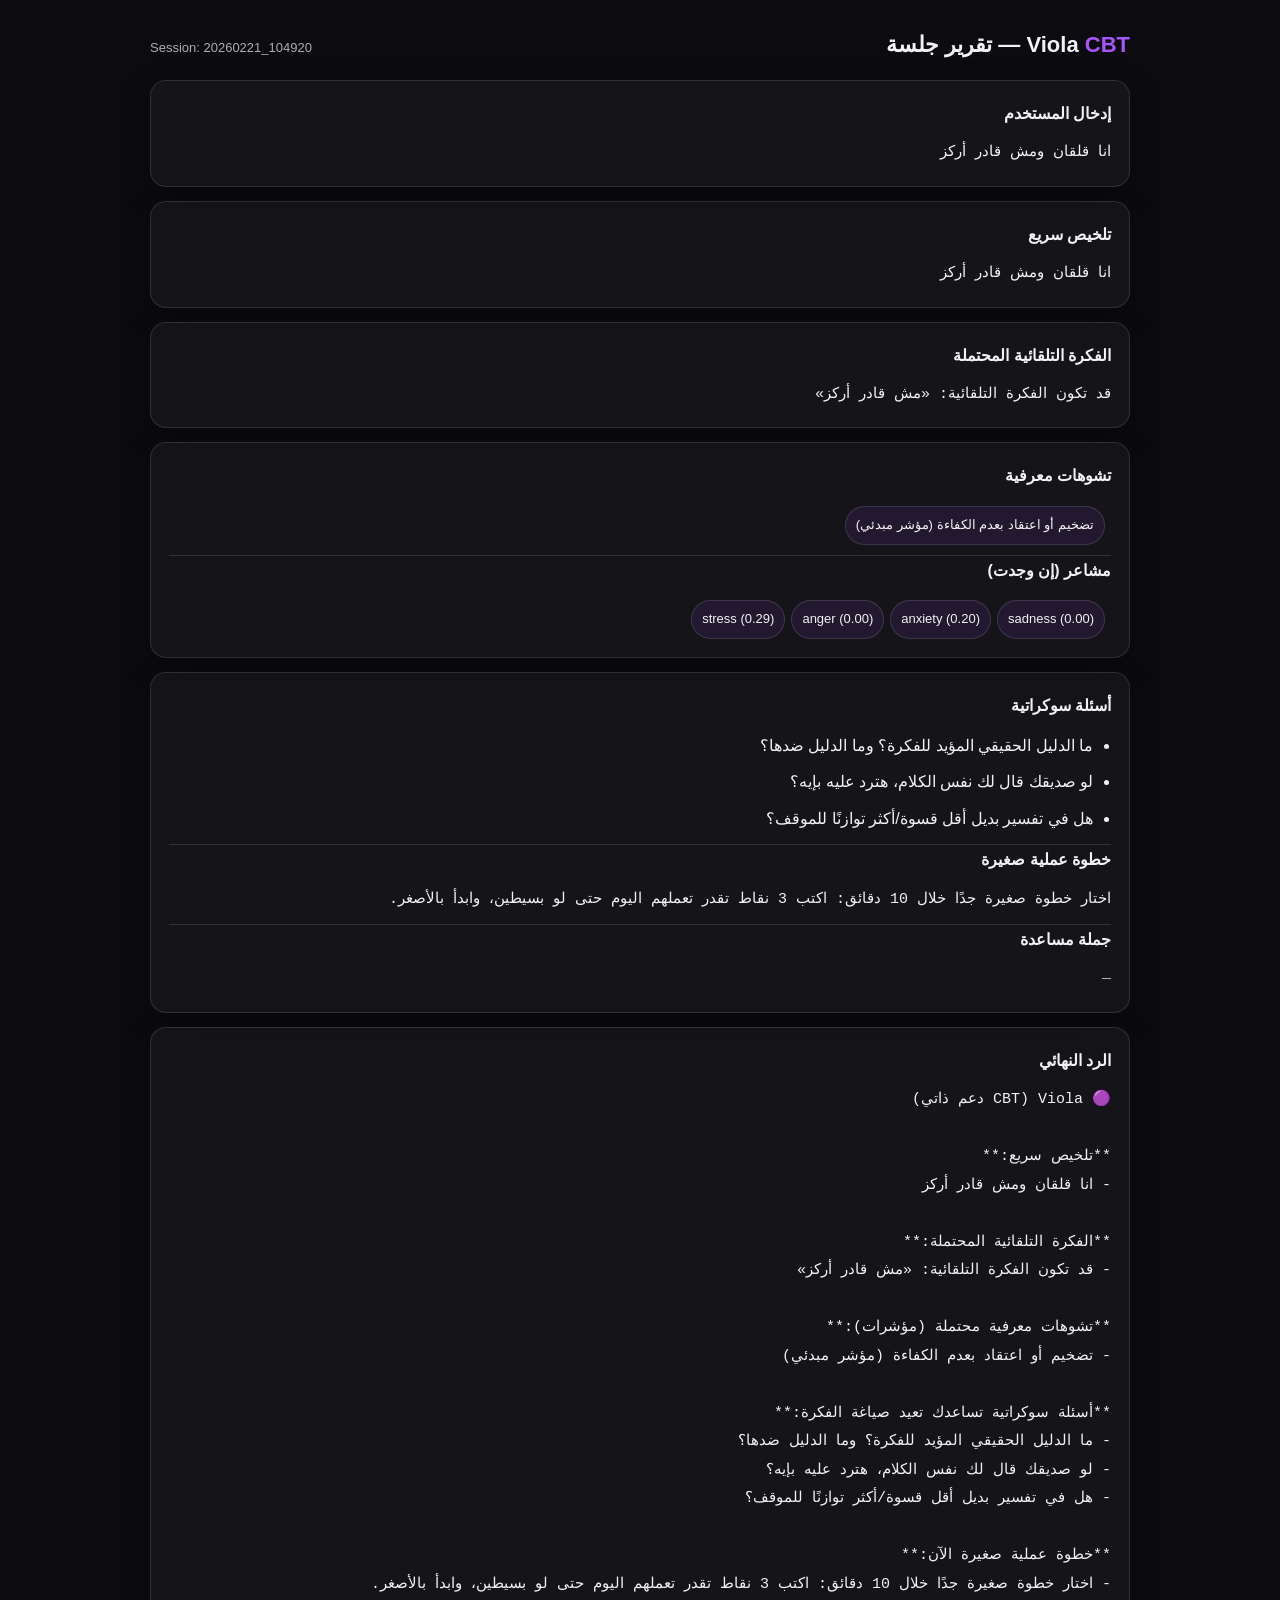
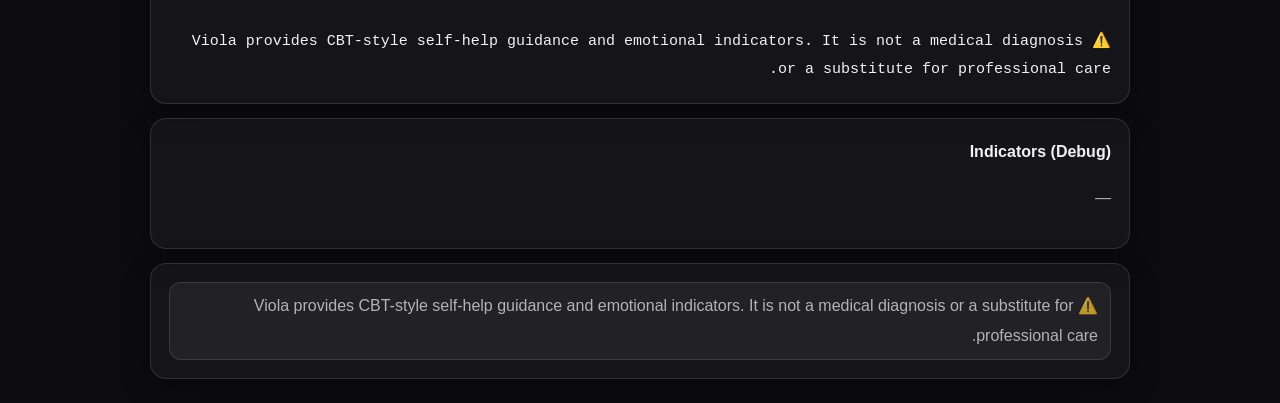
<file: viola/src/data/html/viola_20260221_104920_20260221_124920.html>
<!doctype html>
<html lang="ar" dir="rtl">
<head>
  <meta charset="utf-8" />
  <meta name="viewport" content="width=device-width, initial-scale=1" />
  <title>Viola (CBT) — 20260221_104920</title>
  <style>
    :root {
      --bg: #0b0b10;
      --card: rgba(255,255,255,0.04);
      --border: rgba(255,255,255,0.12);
      --text: #f2f2f2;
      --muted: rgba(242,242,242,0.70);
      --accent: #a855f7;
    }
    body {
      margin: 24px;
      background: var(--bg);
      color: var(--text);
      font-family: -apple-system, BlinkMacSystemFont, "Segoe UI", Tahoma, Arial, sans-serif;
      line-height: 1.9;
    }
    .wrap { max-width: 980px; margin: 0 auto; }
    .top {
      display: flex;
      justify-content: space-between;
      align-items: baseline;
      gap: 12px;
      margin-bottom: 14px;
    }
    .title { font-size: 22px; font-weight: 700; }
    .sid { color: var(--muted); font-size: 13px; }
    .grid { display: grid; grid-template-columns: 1fr; gap: 14px; }
    .card {
      padding: 18px 18px;
      border-radius: 16px;
      border: 1px solid var(--border);
      background: var(--card);
      box-shadow: 0 10px 30px rgba(0,0,0,0.25);
    }
    h2 { margin: 0 0 10px 0; font-size: 16px; color: var(--text); }
    .muted { color: var(--muted); }
    .badge {
      display: inline-block;
      padding: 6px 10px;
      border-radius: 999px;
      border: 1px solid var(--border);
      background: rgba(168,85,247,0.10);
      color: var(--text);
      margin: 4px 6px 0 0;
      font-size: 13px;
      white-space: nowrap;
    }
    pre { white-space: pre-wrap; word-wrap: break-word; margin: 0; font-size: 15px; }
    .code {
      background: rgba(0,0,0,0.25);
      border: 1px solid var(--border);
      border-radius: 12px;
      padding: 12px;
      font-size: 13px;
      color: var(--text);
      overflow-x: auto;
    }
    ul { margin: 0; padding-right: 18px; }
    li { margin: 6px 0; }
    .hr { height: 1px; background: var(--border); margin: 10px 0 0 0; }
    .pill {
      display: inline-block;
      padding: 8px 12px;
      border-radius: 12px;
      background: rgba(255,255,255,0.06);
      border: 1px solid var(--border);
    }
    .accent { color: var(--accent); font-weight: 700; }
  </style>
</head>
<body>
  <div class="wrap">
    <div class="top">
      <div class="title">Viola <span class="accent">CBT</span> — تقرير جلسة</div>
      <div class="sid">Session: 20260221_104920</div>
    </div>

    <div class="grid">
      <div class="card">
        <h2>إدخال المستخدم</h2>
        <pre>انا قلقان ومش قادر أركز</pre>
      </div>

      <div class="card">
        <h2>تلخيص سريع</h2>
        <pre>انا قلقان ومش قادر أركز</pre>
      </div>

      <div class="card">
        <h2>الفكرة التلقائية المحتملة</h2>
        <pre>قد تكون الفكرة التلقائية: «مش قادر أركز»</pre>
      </div>

      <div class="card">
        <h2>تشوهات معرفية</h2>
        <span class="badge">تضخيم أو اعتقاد بعدم الكفاءة (مؤشر مبدئي)</span>
        <div class="hr"></div>
        <h2>مشاعر (إن وجدت)</h2>
        <span class="badge">sadness (0.00)</span><span class="badge">anxiety (0.20)</span><span class="badge">anger (0.00)</span><span class="badge">stress (0.29)</span>
      </div>

      <div class="card">
        <h2>أسئلة سوكراتية</h2>
        <ul><li>ما الدليل الحقيقي المؤيد للفكرة؟ وما الدليل ضدها؟</li><li>لو صديقك قال لك نفس الكلام، هترد عليه بإيه؟</li><li>هل في تفسير بديل أقل قسوة/أكثر توازنًا للموقف؟</li></ul>
        <div class="hr"></div>
        <h2>خطوة عملية صغيرة</h2>
        <pre>اختار خطوة صغيرة جدًا خلال 10 دقائق: اكتب 3 نقاط تقدر تعملهم اليوم حتى لو بسيطين، وابدأ بالأصغر.</pre>
        <div class="hr"></div>
        <h2>جملة مساعدة</h2>
        <pre><span class="muted">—</span></pre>
      </div>

      <div class="card">
        <h2>الرد النهائي</h2>
        <pre>🟣 Viola (CBT دعم ذاتي)

**تلخيص سريع:**
- انا قلقان ومش قادر أركز

**الفكرة التلقائية المحتملة:**
- قد تكون الفكرة التلقائية: «مش قادر أركز»

**تشوهات معرفية محتملة (مؤشرات):**
- تضخيم أو اعتقاد بعدم الكفاءة (مؤشر مبدئي)

**أسئلة سوكراتية تساعدك تعيد صياغة الفكرة:**
- ما الدليل الحقيقي المؤيد للفكرة؟ وما الدليل ضدها؟
- لو صديقك قال لك نفس الكلام، هترد عليه بإيه؟
- هل في تفسير بديل أقل قسوة/أكثر توازنًا للموقف؟

**خطوة عملية صغيرة الآن:**
- اختار خطوة صغيرة جدًا خلال 10 دقائق: اكتب 3 نقاط تقدر تعملهم اليوم حتى لو بسيطين، وابدأ بالأصغر.

⚠️ Viola provides CBT-style self-help guidance and emotional indicators. It is not a medical diagnosis or a substitute for professional care.</pre>
      </div>

      <div class="card">
        <h2>Indicators (Debug)</h2>
        <p class='muted'>—</p>
      </div>

      <div class="card muted">
        <span class="pill">⚠️ Viola provides CBT-style self-help guidance and emotional indicators. It is not a medical diagnosis or a substitute for professional care.</span>
      </div>
    </div>
  </div>
</body>
</html>
</file>
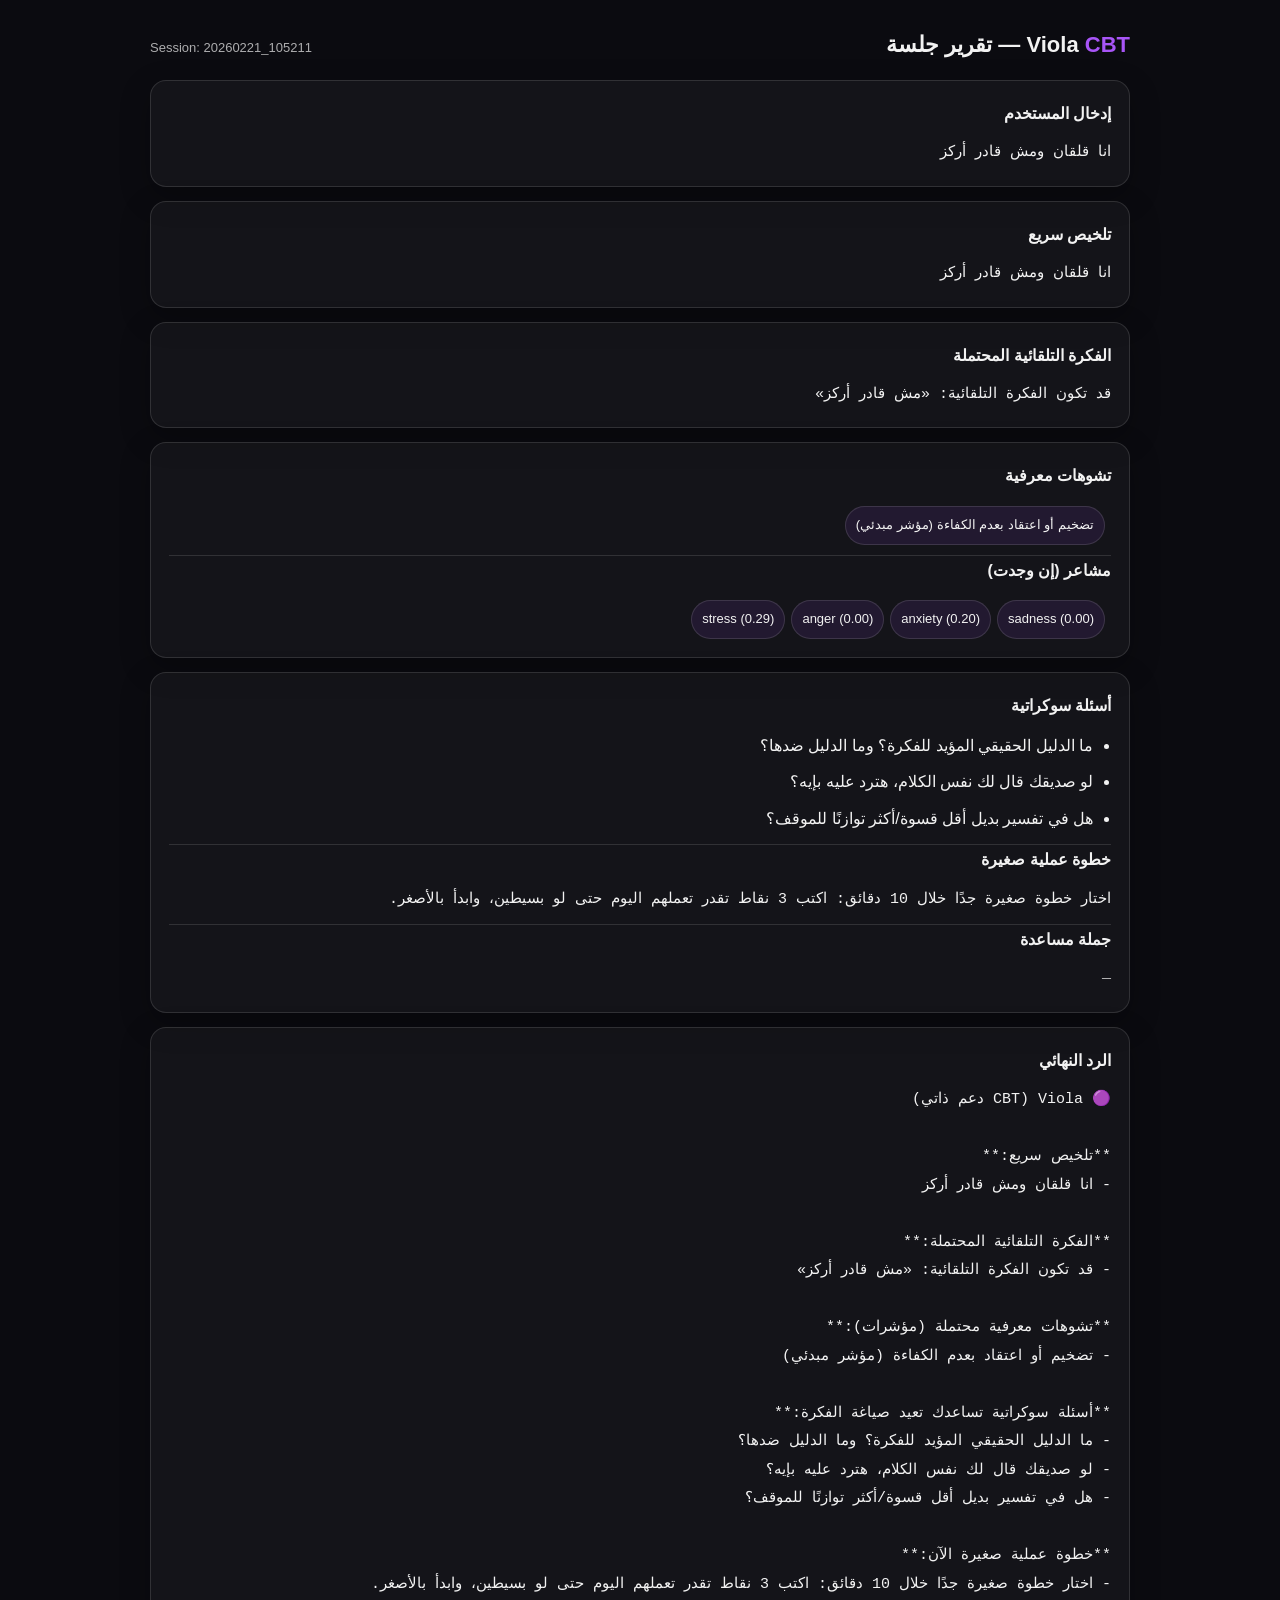
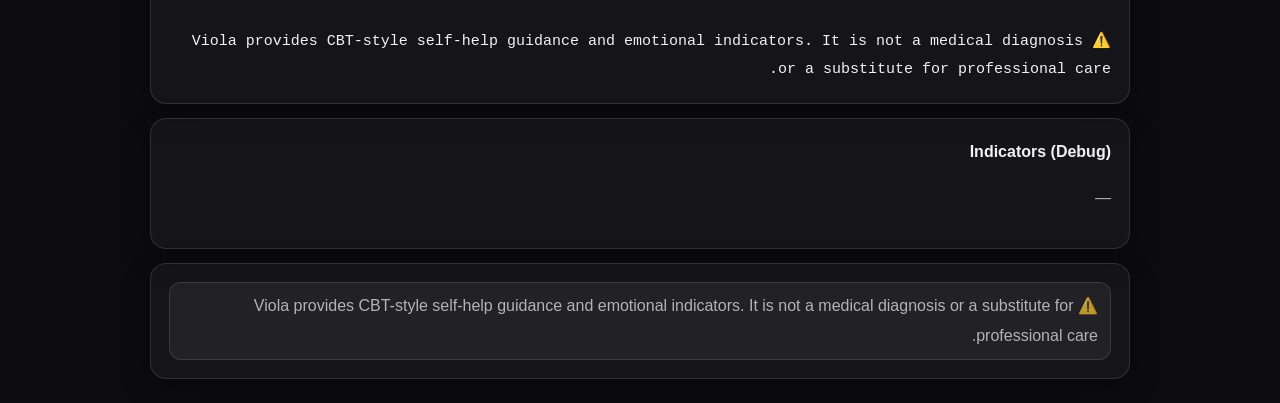
<file: viola/src/data/html/viola_20260221_105211_20260221_125211.html>
<!doctype html>
<html lang="ar" dir="rtl">
<head>
  <meta charset="utf-8" />
  <meta name="viewport" content="width=device-width, initial-scale=1" />
  <title>Viola (CBT) — 20260221_105211</title>
  <style>
    :root {
      --bg: #0b0b10;
      --card: rgba(255,255,255,0.04);
      --border: rgba(255,255,255,0.12);
      --text: #f2f2f2;
      --muted: rgba(242,242,242,0.70);
      --accent: #a855f7;
    }
    body {
      margin: 24px;
      background: var(--bg);
      color: var(--text);
      font-family: -apple-system, BlinkMacSystemFont, "Segoe UI", Tahoma, Arial, sans-serif;
      line-height: 1.9;
    }
    .wrap { max-width: 980px; margin: 0 auto; }
    .top {
      display: flex;
      justify-content: space-between;
      align-items: baseline;
      gap: 12px;
      margin-bottom: 14px;
    }
    .title { font-size: 22px; font-weight: 700; }
    .sid { color: var(--muted); font-size: 13px; }
    .grid { display: grid; grid-template-columns: 1fr; gap: 14px; }
    .card {
      padding: 18px 18px;
      border-radius: 16px;
      border: 1px solid var(--border);
      background: var(--card);
      box-shadow: 0 10px 30px rgba(0,0,0,0.25);
    }
    h2 { margin: 0 0 10px 0; font-size: 16px; color: var(--text); }
    .muted { color: var(--muted); }
    .badge {
      display: inline-block;
      padding: 6px 10px;
      border-radius: 999px;
      border: 1px solid var(--border);
      background: rgba(168,85,247,0.10);
      color: var(--text);
      margin: 4px 6px 0 0;
      font-size: 13px;
      white-space: nowrap;
    }
    pre { white-space: pre-wrap; word-wrap: break-word; margin: 0; font-size: 15px; }
    .code {
      background: rgba(0,0,0,0.25);
      border: 1px solid var(--border);
      border-radius: 12px;
      padding: 12px;
      font-size: 13px;
      color: var(--text);
      overflow-x: auto;
    }
    ul { margin: 0; padding-right: 18px; }
    li { margin: 6px 0; }
    .hr { height: 1px; background: var(--border); margin: 10px 0 0 0; }
    .pill {
      display: inline-block;
      padding: 8px 12px;
      border-radius: 12px;
      background: rgba(255,255,255,0.06);
      border: 1px solid var(--border);
    }
    .accent { color: var(--accent); font-weight: 700; }
  </style>
</head>
<body>
  <div class="wrap">
    <div class="top">
      <div class="title">Viola <span class="accent">CBT</span> — تقرير جلسة</div>
      <div class="sid">Session: 20260221_105211</div>
    </div>

    <div class="grid">
      <div class="card">
        <h2>إدخال المستخدم</h2>
        <pre>انا قلقان ومش قادر أركز</pre>
      </div>

      <div class="card">
        <h2>تلخيص سريع</h2>
        <pre>انا قلقان ومش قادر أركز</pre>
      </div>

      <div class="card">
        <h2>الفكرة التلقائية المحتملة</h2>
        <pre>قد تكون الفكرة التلقائية: «مش قادر أركز»</pre>
      </div>

      <div class="card">
        <h2>تشوهات معرفية</h2>
        <span class="badge">تضخيم أو اعتقاد بعدم الكفاءة (مؤشر مبدئي)</span>
        <div class="hr"></div>
        <h2>مشاعر (إن وجدت)</h2>
        <span class="badge">sadness (0.00)</span><span class="badge">anxiety (0.20)</span><span class="badge">anger (0.00)</span><span class="badge">stress (0.29)</span>
      </div>

      <div class="card">
        <h2>أسئلة سوكراتية</h2>
        <ul><li>ما الدليل الحقيقي المؤيد للفكرة؟ وما الدليل ضدها؟</li><li>لو صديقك قال لك نفس الكلام، هترد عليه بإيه؟</li><li>هل في تفسير بديل أقل قسوة/أكثر توازنًا للموقف؟</li></ul>
        <div class="hr"></div>
        <h2>خطوة عملية صغيرة</h2>
        <pre>اختار خطوة صغيرة جدًا خلال 10 دقائق: اكتب 3 نقاط تقدر تعملهم اليوم حتى لو بسيطين، وابدأ بالأصغر.</pre>
        <div class="hr"></div>
        <h2>جملة مساعدة</h2>
        <pre><span class="muted">—</span></pre>
      </div>

      <div class="card">
        <h2>الرد النهائي</h2>
        <pre>🟣 Viola (CBT دعم ذاتي)

**تلخيص سريع:**
- انا قلقان ومش قادر أركز

**الفكرة التلقائية المحتملة:**
- قد تكون الفكرة التلقائية: «مش قادر أركز»

**تشوهات معرفية محتملة (مؤشرات):**
- تضخيم أو اعتقاد بعدم الكفاءة (مؤشر مبدئي)

**أسئلة سوكراتية تساعدك تعيد صياغة الفكرة:**
- ما الدليل الحقيقي المؤيد للفكرة؟ وما الدليل ضدها؟
- لو صديقك قال لك نفس الكلام، هترد عليه بإيه؟
- هل في تفسير بديل أقل قسوة/أكثر توازنًا للموقف؟

**خطوة عملية صغيرة الآن:**
- اختار خطوة صغيرة جدًا خلال 10 دقائق: اكتب 3 نقاط تقدر تعملهم اليوم حتى لو بسيطين، وابدأ بالأصغر.

⚠️ Viola provides CBT-style self-help guidance and emotional indicators. It is not a medical diagnosis or a substitute for professional care.</pre>
      </div>

      <div class="card">
        <h2>Indicators (Debug)</h2>
        <p class='muted'>—</p>
      </div>

      <div class="card muted">
        <span class="pill">⚠️ Viola provides CBT-style self-help guidance and emotional indicators. It is not a medical diagnosis or a substitute for professional care.</span>
      </div>
    </div>
  </div>
</body>
</html>
</file>
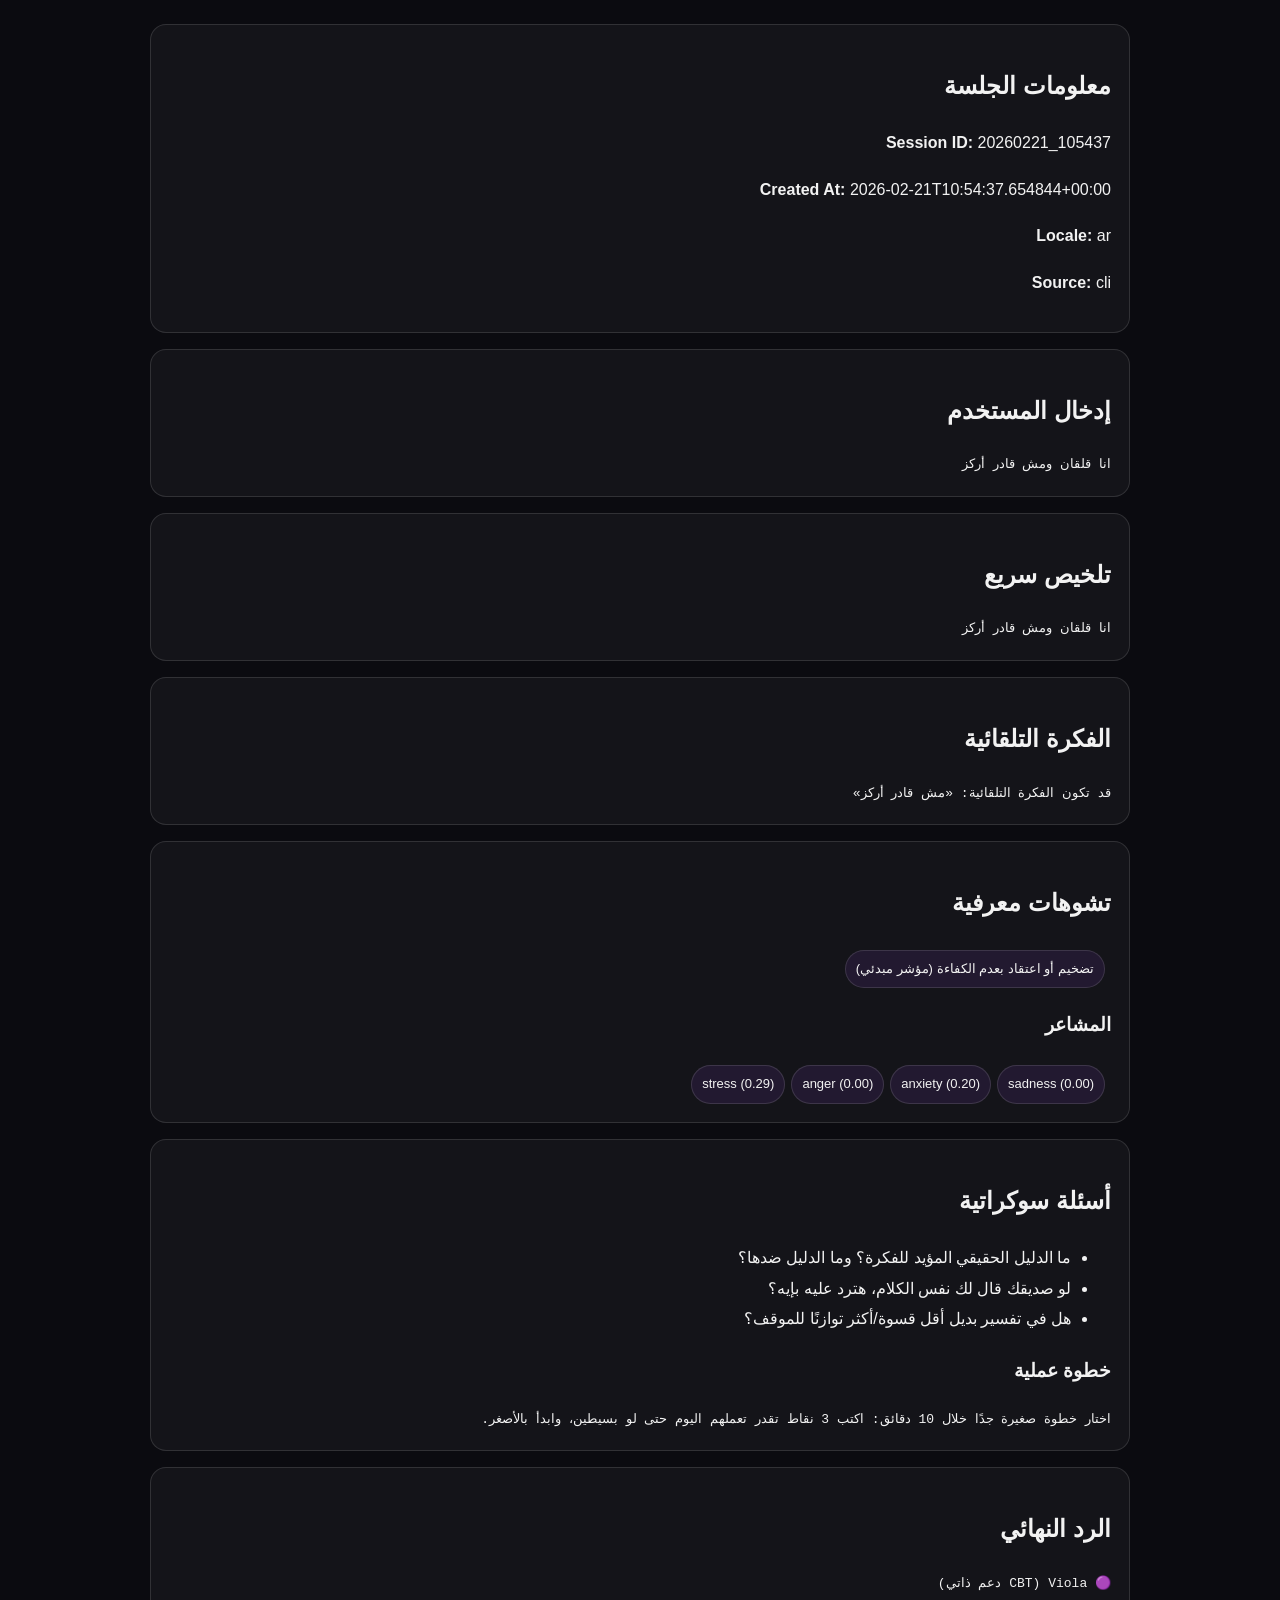
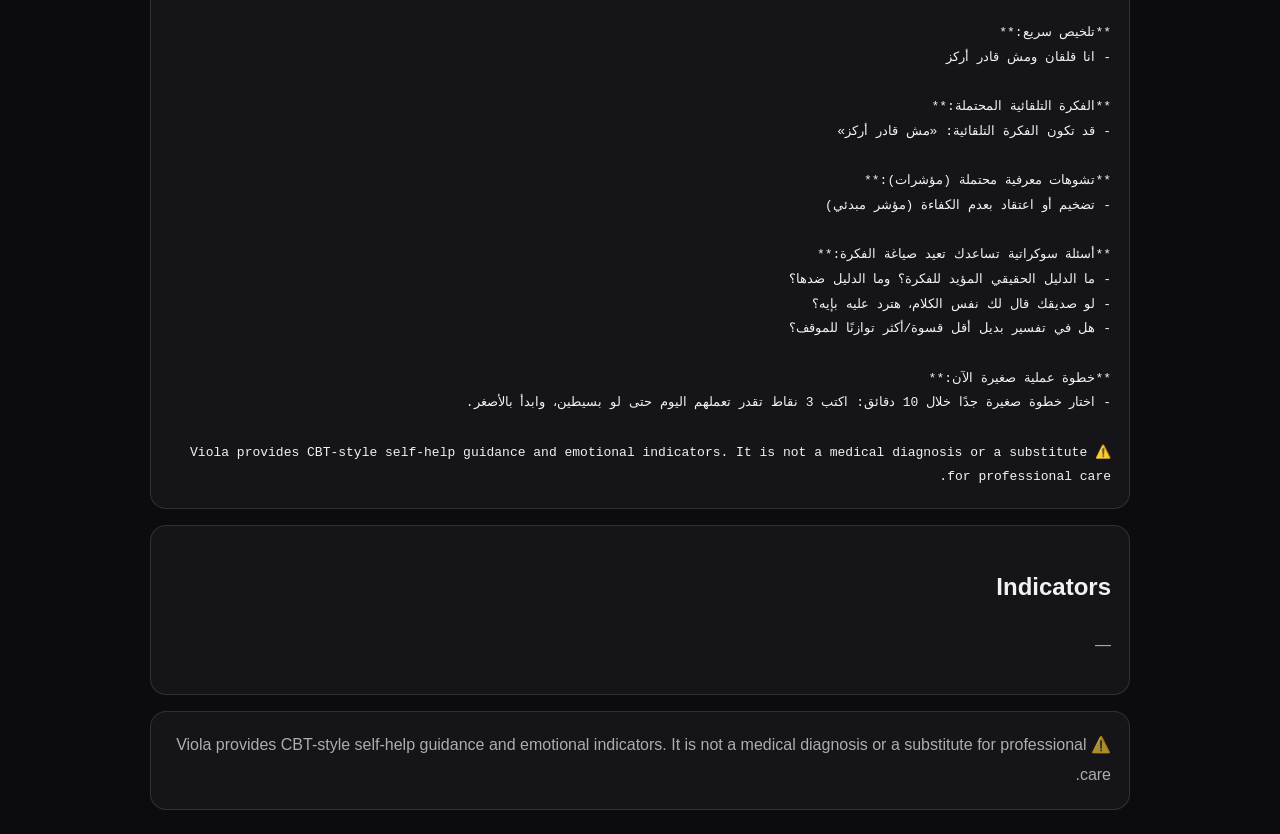
<file: viola/src/data/html/viola_20260221_105437_20260221_125437.html>
<!doctype html>
<html lang="ar" dir="rtl">
<head>
  <meta charset="utf-8" />
  <meta name="viewport" content="width=device-width, initial-scale=1" />
  <title>Viola (CBT) — 20260221_105437</title>
  <style>
    body {
      margin: 24px;
      background: #0b0b10;
      color: #f2f2f2;
      font-family: -apple-system, BlinkMacSystemFont, "Segoe UI", Tahoma, Arial, sans-serif;
      line-height: 1.9;
    }
    .wrap { max-width: 980px; margin: 0 auto; }
    .card {
      padding: 18px;
      border-radius: 16px;
      border: 1px solid rgba(255,255,255,0.12);
      background: rgba(255,255,255,0.04);
      margin-bottom: 16px;
    }
    .badge {
      display: inline-block;
      padding: 6px 10px;
      border-radius: 999px;
      border: 1px solid rgba(255,255,255,0.12);
      background: rgba(168,85,247,0.10);
      margin: 4px 6px 0 0;
      font-size: 13px;
    }
    pre { white-space: pre-wrap; margin: 0; }
    .muted { color: rgba(255,255,255,0.65); }
  </style>
</head>
<body>
  <div class="wrap">
    <div class="card">
      <h2>معلومات الجلسة</h2>
      <p><strong>Session ID:</strong> 20260221_105437</p>
      <p><strong>Created At:</strong> 2026-02-21T10:54:37.654844+00:00</p>
      <p><strong>Locale:</strong> ar</p>
      <p><strong>Source:</strong> cli</p>
    </div>

    <div class="card">
      <h2>إدخال المستخدم</h2>
      <pre>انا قلقان ومش قادر أركز</pre>
    </div>

    <div class="card">
      <h2>تلخيص سريع</h2>
      <pre>انا قلقان ومش قادر أركز</pre>
    </div>

    <div class="card">
      <h2>الفكرة التلقائية</h2>
      <pre>قد تكون الفكرة التلقائية: «مش قادر أركز»</pre>
    </div>

    <div class="card">
      <h2>تشوهات معرفية</h2>
      <span class="badge">تضخيم أو اعتقاد بعدم الكفاءة (مؤشر مبدئي)</span>
      <h3>المشاعر</h3>
      <span class="badge">sadness (0.00)</span><span class="badge">anxiety (0.20)</span><span class="badge">anger (0.00)</span><span class="badge">stress (0.29)</span>
    </div>

    <div class="card">
      <h2>أسئلة سوكراتية</h2>
      <ul><li>ما الدليل الحقيقي المؤيد للفكرة؟ وما الدليل ضدها؟</li><li>لو صديقك قال لك نفس الكلام، هترد عليه بإيه؟</li><li>هل في تفسير بديل أقل قسوة/أكثر توازنًا للموقف؟</li></ul>
      <h3>خطوة عملية</h3>
      <pre>اختار خطوة صغيرة جدًا خلال 10 دقائق: اكتب 3 نقاط تقدر تعملهم اليوم حتى لو بسيطين، وابدأ بالأصغر.</pre>
    </div>

    <div class="card">
      <h2>الرد النهائي</h2>
      <pre>🟣 Viola (CBT دعم ذاتي)

**تلخيص سريع:**
- انا قلقان ومش قادر أركز

**الفكرة التلقائية المحتملة:**
- قد تكون الفكرة التلقائية: «مش قادر أركز»

**تشوهات معرفية محتملة (مؤشرات):**
- تضخيم أو اعتقاد بعدم الكفاءة (مؤشر مبدئي)

**أسئلة سوكراتية تساعدك تعيد صياغة الفكرة:**
- ما الدليل الحقيقي المؤيد للفكرة؟ وما الدليل ضدها؟
- لو صديقك قال لك نفس الكلام، هترد عليه بإيه؟
- هل في تفسير بديل أقل قسوة/أكثر توازنًا للموقف؟

**خطوة عملية صغيرة الآن:**
- اختار خطوة صغيرة جدًا خلال 10 دقائق: اكتب 3 نقاط تقدر تعملهم اليوم حتى لو بسيطين، وابدأ بالأصغر.

⚠️ Viola provides CBT-style self-help guidance and emotional indicators. It is not a medical diagnosis or a substitute for professional care.</pre>
    </div>

    <div class="card">
      <h2>Indicators</h2>
      <p class='muted'>—</p>
    </div>

    <div class="card muted">
      ⚠️ Viola provides CBT-style self-help guidance and emotional indicators. It is not a medical diagnosis or a substitute for professional care.
    </div>
  </div>
</body>
</html>
</file>
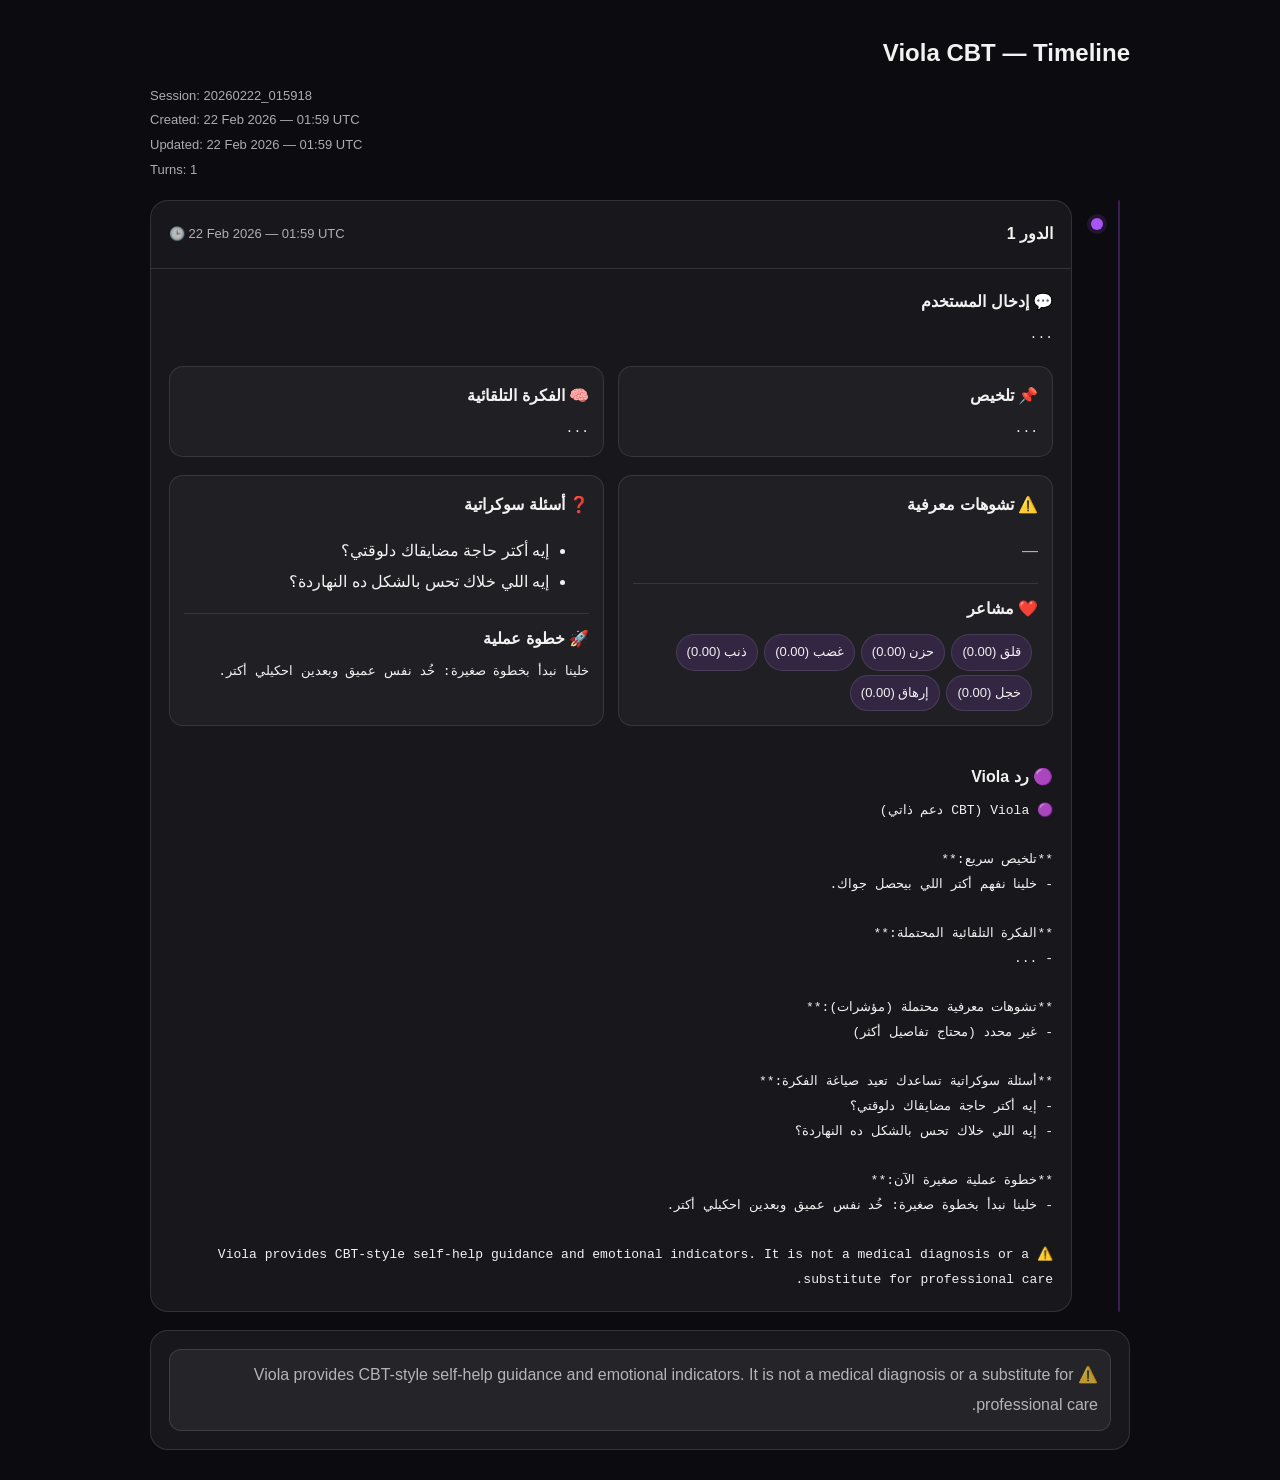
<file: viola/src/data/html/viola_20260222_015918_20260222_035918.html>
<!doctype html>
<html lang="ar" dir="rtl">
<head>
<meta charset="utf-8" />
<title>Viola (CBT) — 20260222_015918</title>
<meta name="viewport" content="width=device-width, initial-scale=1" />
<style>
:root {
  --bg:#0b0b10;
  --card:rgba(255,255,255,0.05);
  --border:rgba(255,255,255,0.12);
  --text:#f2f2f2;
  --muted:rgba(242,242,242,0.70);
  --accent:#a855f7;
}
body {
  background:var(--bg);
  color:var(--text);
  font-family:Segoe UI,Tahoma,Arial;
  margin:30px;
  line-height:1.9;
}
.wrap { max-width: 980px; margin: 0 auto; }

h2 {
  margin:0 0 8px 0;
  font-weight:900;
}
.meta {
  color:var(--muted);
  font-size:13px;
  direction:ltr;
  text-align:left;
  margin-bottom:18px;
}

.card {
  background:var(--card);
  border:1px solid var(--border);
  border-radius:18px;
  padding:18px;
}
.turn {
  padding:0;
}
.turn > summary {
  list-style:none;
  cursor:pointer;
  padding:18px;
  border-radius:18px;
}
.turn[open] > summary {
  border-bottom:1px solid var(--border);
  border-bottom-left-radius:0;
  border-bottom-right-radius:0;
}
.turn > summary::-webkit-details-marker { display:none; }

.turn_head {
  display:flex;
  justify-content:space-between;
  align-items:center;
  gap:12px;
}
.turn_title { font-weight:900; }
.turn_meta {
  direction:ltr;
  font-size:13px;
  color:var(--muted);
}

.section {
  padding:18px;
}

.grid {
  display:grid;
  grid-template-columns:1fr 1fr;
  gap:14px;
  padding:0 18px 18px 18px;
}
@media (max-width:800px) {
  .grid { grid-template-columns:1fr; }
}

.mini {
  background:rgba(255,255,255,0.04);
  padding:14px;
  border-radius:14px;
  border:1px solid rgba(255,255,255,0.10);
}

.label {
  font-weight:800;
  margin-bottom:6px;
}
.badge {
  display:inline-block;
  padding:5px 10px;
  margin:4px 6px 0 0;
  border-radius:999px;
  background:rgba(168,85,247,0.15);
  border:1px solid rgba(255,255,255,0.10);
  font-size:13px;
}
pre {
  white-space:pre-wrap;
  margin:0;
}
.divider {
  height:1px;
  background:rgba(255,255,255,0.10);
  margin:10px 0;
}
.muted { color: var(--muted); }

.pill {
  display:inline-block;
  padding:10px 12px;
  border-radius:12px;
  background:rgba(255,255,255,0.06);
  border:1px solid var(--border);
}

.anim {
  animation:fadeUp .28s ease both;
}
@keyframes fadeUp {
  from {opacity:0; transform:translateY(8px);}
  to {opacity:1; transform:translateY(0);}
}

 /* Timeline layout */
.timeline {
  position: relative;
  padding-right: 22px; /* space for the vertical line (RTL) */
}

.timeline::before {
  content:"";
  position:absolute;
  top:0;
  bottom:0;
  right: 10px; /* line position (RTL) */
  width:2px;
  background: rgba(168,85,247,0.28);
  border-radius: 2px;
}

.tl_item {
  position: relative;
  display: grid;
  grid-template-columns: 22px 1fr; /* marker + card */
  gap: 14px;
  align-items: start;
  margin-bottom: 16px;
}

.tl_marker {
  position: relative;
  height: 100%;
  display:flex;
  justify-content:center;
}

.dot {
  width: 12px;
  height: 12px;
  border-radius: 999px;
  background: var(--accent);
  box-shadow: 0 0 0 4px rgba(168,85,247,0.15);
  margin-top: 18px; /* align with card header */
}
</style>
</head>
<body>
<div class="wrap">
  <h2>Viola CBT — Timeline</h2>
  <div class="meta">
    <div><span class="muted">Session:</span> 20260222_015918</div>
    <div><span class="muted">Created:</span> 22 Feb 2026 — 01:59 UTC</div>
    <div><span class="muted">Updated:</span> 22 Feb 2026 — 01:59 UTC</div>
    <div><span class="muted">Turns:</span> 1</div>
  </div>

  <div class="timeline">
    
    <div class="tl_item anim">
      <div class="tl_marker" aria-hidden="true">
        <div class="dot"></div>
      </div>

      <details class="turn card" open>
        <summary class="turn_head">
          <div class="turn_title">الدور 1</div>
          <div class="turn_meta">🕒 22 Feb 2026 — 01:59 UTC</div>
        </summary>

        <div class="section">
          <div class="label">💬 إدخال المستخدم</div>
          <pre>...</pre>
        </div>

        <div class="grid">
          <div class="mini">
            <div class="label">📌 تلخيص</div>
            <pre>...</pre>
          </div>

          <div class="mini">
            <div class="label">🧠 الفكرة التلقائية</div>
            <pre>...</pre>
          </div>
        </div>

        <div class="grid">
          <div class="mini">
            <div class="label">⚠️ تشوهات معرفية</div>
            <p class="muted">—</p>
            <div class="divider"></div>
            <div class="label">❤️ مشاعر</div>
            <span class="badge">قلق (0.00)</span><span class="badge">حزن (0.00)</span><span class="badge">غضب (0.00)</span><span class="badge">ذنب (0.00)</span><span class="badge">خجل (0.00)</span><span class="badge">إرهاق (0.00)</span>
          </div>

          <div class="mini">
            <div class="label">❓ أسئلة سوكراتية</div>
            <ul><li>إيه أكتر حاجة مضايقاك دلوقتي؟</li><li>إيه اللي خلاك تحس بالشكل ده النهاردة؟</li></ul>
            <div class="divider"></div>
            <div class="label">🚀 خطوة عملية</div>
            <pre>خلينا نبدأ بخطوة صغيرة: خُد نفس عميق وبعدين احكيلي أكتر.</pre>
          </div>
        </div>

        <div class="section">
          <div class="label">🟣 رد Viola</div>
          <pre>🟣 Viola (CBT دعم ذاتي)

**تلخيص سريع:**
- خلينا نفهم أكتر اللي بيحصل جواك.

**الفكرة التلقائية المحتملة:**
- ...

**تشوهات معرفية محتملة (مؤشرات):**
- غير محدد (محتاج تفاصيل أكثر)

**أسئلة سوكراتية تساعدك تعيد صياغة الفكرة:**
- إيه أكتر حاجة مضايقاك دلوقتي؟
- إيه اللي خلاك تحس بالشكل ده النهاردة؟

**خطوة عملية صغيرة الآن:**
- خلينا نبدأ بخطوة صغيرة: خُد نفس عميق وبعدين احكيلي أكتر.

⚠️ Viola provides CBT-style self-help guidance and emotional indicators. It is not a medical diagnosis or a substitute for professional care.</pre>
        </div>
      </details>
    </div>
    
  </div>

  <div class="card muted" style="margin-top:18px;">
    <span class="pill">⚠️ Viola provides CBT-style self-help guidance and emotional indicators. It is not a medical diagnosis or a substitute for professional care.</span>
  </div>
</div>
</body>
</html>
</file>
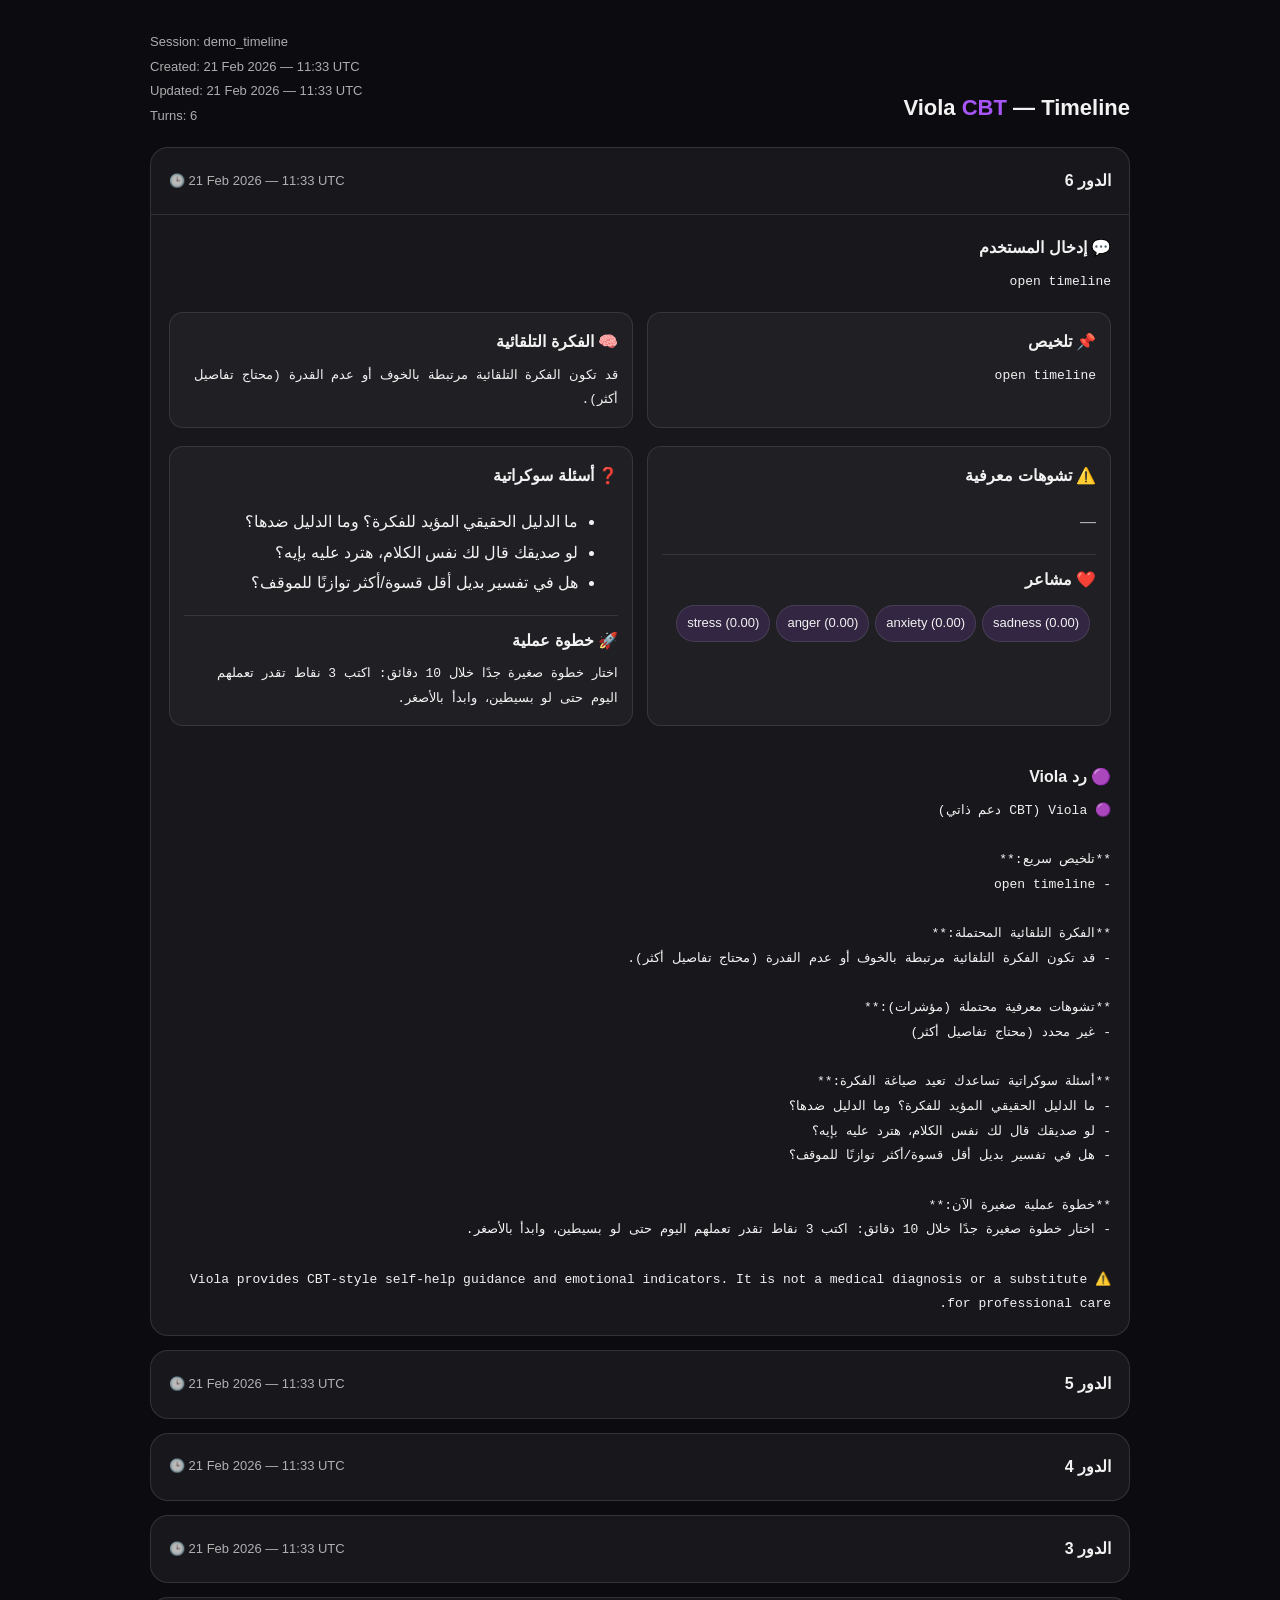
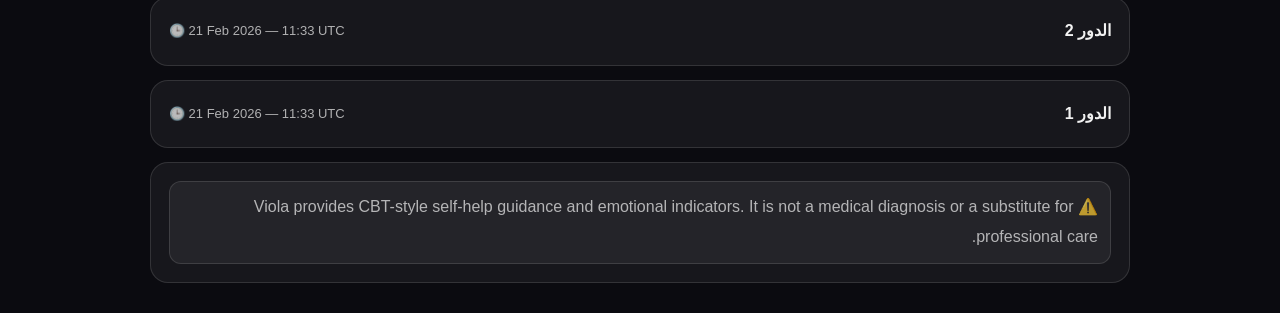
<file: viola/src/data/html/viola_demo_timeline_20260221_133319.html>
<!doctype html>
<html lang="ar" dir="rtl">
<head>
<meta charset="utf-8" />
<title>Viola (CBT) — demo_timeline</title>
<meta name="viewport" content="width=device-width, initial-scale=1" />
<style>
:root {
  --bg:#0b0b10;
  --card:rgba(255,255,255,0.05);
  --border:rgba(255,255,255,0.12);
  --text:#f2f2f2;
  --muted:rgba(242,242,242,0.70);
  --accent:#a855f7;
}
body {
  background:var(--bg);
  color:var(--text);
  font-family:Segoe UI,Tahoma,Arial;
  margin:30px;
  line-height:1.9;
}
.wrap { max-width: 980px; margin: 0 auto; }
.header {
  display:flex;
  justify-content:space-between;
  align-items:flex-end;
  gap:12px;
  margin-bottom:18px;
}
.h1 {
  font-size:22px;
  font-weight:900;
}
.h1 .accent { color: var(--accent); }
.meta {
  color:var(--muted);
  font-size:13px;
  direction:ltr;
  text-align:left;
}
.card {
  background:var(--card);
  border:1px solid var(--border);
  border-radius:18px;
  padding:18px;
  margin-bottom:14px;
}
.turn {
  padding:0;
}
.turn > summary {
  list-style:none;
  cursor:pointer;
  padding:18px;
  border-radius:18px;
}
.turn[open] > summary {
  border-bottom:1px solid var(--border);
  border-bottom-left-radius:0;
  border-bottom-right-radius:0;
}
.turn > summary::-webkit-details-marker { display:none; }

.turn_head {
  display:flex;
  justify-content:space-between;
  align-items:center;
  gap:12px;
}
.turn_title {
  font-weight:900;
}
.turn_meta {
  direction:ltr;
  font-size:13px;
  color:var(--muted);
}

.section {
  padding:18px;
}
.grid {
  display:grid;
  grid-template-columns:1fr 1fr;
  gap:14px;
  padding:0 18px 18px 18px;
}
@media (max-width:800px) {
  .grid { grid-template-columns:1fr; }
}
.mini {
  background:rgba(255,255,255,0.04);
  padding:14px;
  border-radius:14px;
  border:1px solid rgba(255,255,255,0.10);
}
.label {
  font-weight:800;
  margin-bottom:6px;
}
.badge {
  display:inline-block;
  padding:5px 10px;
  margin:4px 6px 0 0;
  border-radius:999px;
  background:rgba(168,85,247,0.15);
  border:1px solid rgba(255,255,255,0.10);
  font-size:13px;
}
pre {
  white-space:pre-wrap;
  margin:0;
}
.divider {
  height:1px;
  background:rgba(255,255,255,0.10);
  margin:10px 0;
}
.muted { color: var(--muted); }

.pill {
  display:inline-block;
  padding:10px 12px;
  border-radius:12px;
  background:rgba(255,255,255,0.06);
  border:1px solid var(--border);
}

.anim {
  opacity:0;
  transform: translateY(8px);
  animation: fadeUp .35s ease forwards;
}
.anim:nth-of-type(1) { animation-delay: .02s; }
.anim:nth-of-type(2) { animation-delay: .05s; }
.anim:nth-of-type(3) { animation-delay: .08s; }
.anim:nth-of-type(4) { animation-delay: .11s; }
.anim:nth-of-type(5) { animation-delay: .14s; }
@keyframes fadeUp {
  to {
    opacity:1;
    transform: translateY(0);
  }
}
</style>
</head>
<body>
<div class="wrap">
  <div class="header">
    <div class="h1">Viola <span class="accent">CBT</span> — Timeline</div>
    <div class="meta">
      <div><span class="muted">Session:</span> demo_timeline</div>
      <div><span class="muted">Created:</span> 21 Feb 2026 — 11:33 UTC</div>
      <div><span class="muted">Updated:</span> 21 Feb 2026 — 11:33 UTC</div>
      <div><span class="muted">Turns:</span> 6</div>
    </div>
  </div>

  
    <details class="turn card anim" open>
      <summary class="turn_head">
        <div class="turn_title">الدور 6</div>
        <div class="turn_meta">🕒 21 Feb 2026 — 11:33 UTC</div>
      </summary>

      <div class="section">
        <div class="label">💬 إدخال المستخدم</div>
        <pre>open timeline</pre>
      </div>

      <div class="grid">
        <div class="mini">
          <div class="label">📌 تلخيص</div>
          <pre>open timeline</pre>
        </div>

        <div class="mini">
          <div class="label">🧠 الفكرة التلقائية</div>
          <pre>قد تكون الفكرة التلقائية مرتبطة بالخوف أو عدم القدرة (محتاج تفاصيل أكثر).</pre>
        </div>
      </div>

      <div class="grid">
        <div class="mini">
          <div class="label">⚠️ تشوهات معرفية</div>
          <p class="muted">—</p>
          <div class="divider"></div>
          <div class="label">❤️ مشاعر</div>
          <span class="badge">sadness (0.00)</span><span class="badge">anxiety (0.00)</span><span class="badge">anger (0.00)</span><span class="badge">stress (0.00)</span>
        </div>

        <div class="mini">
          <div class="label">❓ أسئلة سوكراتية</div>
          <ul><li>ما الدليل الحقيقي المؤيد للفكرة؟ وما الدليل ضدها؟</li><li>لو صديقك قال لك نفس الكلام، هترد عليه بإيه؟</li><li>هل في تفسير بديل أقل قسوة/أكثر توازنًا للموقف؟</li></ul>
          <div class="divider"></div>
          <div class="label">🚀 خطوة عملية</div>
          <pre>اختار خطوة صغيرة جدًا خلال 10 دقائق: اكتب 3 نقاط تقدر تعملهم اليوم حتى لو بسيطين، وابدأ بالأصغر.</pre>
        </div>
      </div>

      <div class="section">
        <div class="label">🟣 رد Viola</div>
        <pre>🟣 Viola (CBT دعم ذاتي)

**تلخيص سريع:**
- open timeline

**الفكرة التلقائية المحتملة:**
- قد تكون الفكرة التلقائية مرتبطة بالخوف أو عدم القدرة (محتاج تفاصيل أكثر).

**تشوهات معرفية محتملة (مؤشرات):**
- غير محدد (محتاج تفاصيل أكثر)

**أسئلة سوكراتية تساعدك تعيد صياغة الفكرة:**
- ما الدليل الحقيقي المؤيد للفكرة؟ وما الدليل ضدها؟
- لو صديقك قال لك نفس الكلام، هترد عليه بإيه؟
- هل في تفسير بديل أقل قسوة/أكثر توازنًا للموقف؟

**خطوة عملية صغيرة الآن:**
- اختار خطوة صغيرة جدًا خلال 10 دقائق: اكتب 3 نقاط تقدر تعملهم اليوم حتى لو بسيطين، وابدأ بالأصغر.

⚠️ Viola provides CBT-style self-help guidance and emotional indicators. It is not a medical diagnosis or a substitute for professional care.</pre>
      </div>
    </details>
    
    <details class="turn card anim">
      <summary class="turn_head">
        <div class="turn_title">الدور 5</div>
        <div class="turn_meta">🕒 21 Feb 2026 — 11:33 UTC</div>
      </summary>

      <div class="section">
        <div class="label">💬 إدخال المستخدم</div>
        <pre>بعد 10 دقايق: بدأت وخلصت أول نقطة، بس لسه في توتر.</pre>
      </div>

      <div class="grid">
        <div class="mini">
          <div class="label">📌 تلخيص</div>
          <pre>بعد 10 دقايق: بدأت وخلصت أول نقطة، بس لسه في توتر.</pre>
        </div>

        <div class="mini">
          <div class="label">🧠 الفكرة التلقائية</div>
          <pre>قد تكون الفكرة التلقائية مرتبطة بالخوف أو عدم القدرة (محتاج تفاصيل أكثر).</pre>
        </div>
      </div>

      <div class="grid">
        <div class="mini">
          <div class="label">⚠️ تشوهات معرفية</div>
          <p class="muted">—</p>
          <div class="divider"></div>
          <div class="label">❤️ مشاعر</div>
          <span class="badge">sadness (0.00)</span><span class="badge">anxiety (0.10)</span><span class="badge">anger (0.00)</span><span class="badge">stress (0.00)</span>
        </div>

        <div class="mini">
          <div class="label">❓ أسئلة سوكراتية</div>
          <ul><li>ما الدليل الحقيقي المؤيد للفكرة؟ وما الدليل ضدها؟</li><li>لو صديقك قال لك نفس الكلام، هترد عليه بإيه؟</li><li>هل في تفسير بديل أقل قسوة/أكثر توازنًا للموقف؟</li></ul>
          <div class="divider"></div>
          <div class="label">🚀 خطوة عملية</div>
          <pre>اختار خطوة صغيرة جدًا خلال 10 دقائق: اكتب 3 نقاط تقدر تعملهم اليوم حتى لو بسيطين، وابدأ بالأصغر.</pre>
        </div>
      </div>

      <div class="section">
        <div class="label">🟣 رد Viola</div>
        <pre>🟣 Viola (CBT دعم ذاتي)

**تلخيص سريع:**
- بعد 10 دقايق: بدأت وخلصت أول نقطة، بس لسه في توتر.

**الفكرة التلقائية المحتملة:**
- قد تكون الفكرة التلقائية مرتبطة بالخوف أو عدم القدرة (محتاج تفاصيل أكثر).

**تشوهات معرفية محتملة (مؤشرات):**
- غير محدد (محتاج تفاصيل أكثر)

**أسئلة سوكراتية تساعدك تعيد صياغة الفكرة:**
- ما الدليل الحقيقي المؤيد للفكرة؟ وما الدليل ضدها؟
- لو صديقك قال لك نفس الكلام، هترد عليه بإيه؟
- هل في تفسير بديل أقل قسوة/أكثر توازنًا للموقف؟

**خطوة عملية صغيرة الآن:**
- اختار خطوة صغيرة جدًا خلال 10 دقائق: اكتب 3 نقاط تقدر تعملهم اليوم حتى لو بسيطين، وابدأ بالأصغر.

⚠️ Viola provides CBT-style self-help guidance and emotional indicators. It is not a medical diagnosis or a substitute for professional care.</pre>
      </div>
    </details>
    
    <details class="turn card anim">
      <summary class="turn_head">
        <div class="turn_title">الدور 4</div>
        <div class="turn_meta">🕒 21 Feb 2026 — 11:33 UTC</div>
      </summary>

      <div class="section">
        <div class="label">💬 إدخال المستخدم</div>
        <pre>دلوقتي عايز خطة صغيرة: هبدأ 10 دقايق بس وأكتب 3 نقاط مطلوبين.</pre>
      </div>

      <div class="grid">
        <div class="mini">
          <div class="label">📌 تلخيص</div>
          <pre>دلوقتي عايز خطة صغيرة: هبدأ 10 دقايق بس وأكتب 3 نقاط مطلوبين.</pre>
        </div>

        <div class="mini">
          <div class="label">🧠 الفكرة التلقائية</div>
          <pre>قد تكون الفكرة التلقائية مرتبطة بالخوف أو عدم القدرة (محتاج تفاصيل أكثر).</pre>
        </div>
      </div>

      <div class="grid">
        <div class="mini">
          <div class="label">⚠️ تشوهات معرفية</div>
          <p class="muted">—</p>
          <div class="divider"></div>
          <div class="label">❤️ مشاعر</div>
          <span class="badge">sadness (0.00)</span><span class="badge">anxiety (0.00)</span><span class="badge">anger (0.00)</span><span class="badge">stress (0.00)</span>
        </div>

        <div class="mini">
          <div class="label">❓ أسئلة سوكراتية</div>
          <ul><li>ما الدليل الحقيقي المؤيد للفكرة؟ وما الدليل ضدها؟</li><li>لو صديقك قال لك نفس الكلام، هترد عليه بإيه؟</li><li>هل في تفسير بديل أقل قسوة/أكثر توازنًا للموقف؟</li></ul>
          <div class="divider"></div>
          <div class="label">🚀 خطوة عملية</div>
          <pre>اختار خطوة صغيرة جدًا خلال 10 دقائق: اكتب 3 نقاط تقدر تعملهم اليوم حتى لو بسيطين، وابدأ بالأصغر.</pre>
        </div>
      </div>

      <div class="section">
        <div class="label">🟣 رد Viola</div>
        <pre>🟣 Viola (CBT دعم ذاتي)

**تلخيص سريع:**
- دلوقتي عايز خطة صغيرة: هبدأ 10 دقايق بس وأكتب 3 نقاط مطلوبين.

**الفكرة التلقائية المحتملة:**
- قد تكون الفكرة التلقائية مرتبطة بالخوف أو عدم القدرة (محتاج تفاصيل أكثر).

**تشوهات معرفية محتملة (مؤشرات):**
- غير محدد (محتاج تفاصيل أكثر)

**أسئلة سوكراتية تساعدك تعيد صياغة الفكرة:**
- ما الدليل الحقيقي المؤيد للفكرة؟ وما الدليل ضدها؟
- لو صديقك قال لك نفس الكلام، هترد عليه بإيه؟
- هل في تفسير بديل أقل قسوة/أكثر توازنًا للموقف؟

**خطوة عملية صغيرة الآن:**
- اختار خطوة صغيرة جدًا خلال 10 دقائق: اكتب 3 نقاط تقدر تعملهم اليوم حتى لو بسيطين، وابدأ بالأصغر.

⚠️ Viola provides CBT-style self-help guidance and emotional indicators. It is not a medical diagnosis or a substitute for professional care.</pre>
      </div>
    </details>
    
    <details class="turn card anim">
      <summary class="turn_head">
        <div class="turn_title">الدور 3</div>
        <div class="turn_meta">🕒 21 Feb 2026 — 11:33 UTC</div>
      </summary>

      <div class="section">
        <div class="label">💬 إدخال المستخدم</div>
        <pre>الدليل اللي معايا ضد الفكرة دي: قبل كده فهمت كورسات وخلصت مشاريع صغيرة.</pre>
      </div>

      <div class="grid">
        <div class="mini">
          <div class="label">📌 تلخيص</div>
          <pre>الدليل اللي معايا ضد الفكرة دي: قبل كده فهمت كورسات وخلصت مشاريع صغيرة.</pre>
        </div>

        <div class="mini">
          <div class="label">🧠 الفكرة التلقائية</div>
          <pre>قد تكون الفكرة التلقائية مرتبطة بالخوف أو عدم القدرة (محتاج تفاصيل أكثر).</pre>
        </div>
      </div>

      <div class="grid">
        <div class="mini">
          <div class="label">⚠️ تشوهات معرفية</div>
          <p class="muted">—</p>
          <div class="divider"></div>
          <div class="label">❤️ مشاعر</div>
          <span class="badge">sadness (0.00)</span><span class="badge">anxiety (0.00)</span><span class="badge">anger (0.00)</span><span class="badge">stress (0.00)</span>
        </div>

        <div class="mini">
          <div class="label">❓ أسئلة سوكراتية</div>
          <ul><li>ما الدليل الحقيقي المؤيد للفكرة؟ وما الدليل ضدها؟</li><li>لو صديقك قال لك نفس الكلام، هترد عليه بإيه؟</li><li>هل في تفسير بديل أقل قسوة/أكثر توازنًا للموقف؟</li></ul>
          <div class="divider"></div>
          <div class="label">🚀 خطوة عملية</div>
          <pre>اختار خطوة صغيرة جدًا خلال 10 دقائق: اكتب 3 نقاط تقدر تعملهم اليوم حتى لو بسيطين، وابدأ بالأصغر.</pre>
        </div>
      </div>

      <div class="section">
        <div class="label">🟣 رد Viola</div>
        <pre>🟣 Viola (CBT دعم ذاتي)

**تلخيص سريع:**
- الدليل اللي معايا ضد الفكرة دي: قبل كده فهمت كورسات وخلصت مشاريع صغيرة.

**الفكرة التلقائية المحتملة:**
- قد تكون الفكرة التلقائية مرتبطة بالخوف أو عدم القدرة (محتاج تفاصيل أكثر).

**تشوهات معرفية محتملة (مؤشرات):**
- غير محدد (محتاج تفاصيل أكثر)

**أسئلة سوكراتية تساعدك تعيد صياغة الفكرة:**
- ما الدليل الحقيقي المؤيد للفكرة؟ وما الدليل ضدها؟
- لو صديقك قال لك نفس الكلام، هترد عليه بإيه؟
- هل في تفسير بديل أقل قسوة/أكثر توازنًا للموقف؟

**خطوة عملية صغيرة الآن:**
- اختار خطوة صغيرة جدًا خلال 10 دقائق: اكتب 3 نقاط تقدر تعملهم اليوم حتى لو بسيطين، وابدأ بالأصغر.

⚠️ Viola provides CBT-style self-help guidance and emotional indicators. It is not a medical diagnosis or a substitute for professional care.</pre>
      </div>
    </details>
    
    <details class="turn card anim">
      <summary class="turn_head">
        <div class="turn_title">الدور 2</div>
        <div class="turn_meta">🕒 21 Feb 2026 — 11:33 UTC</div>
      </summary>

      <div class="section">
        <div class="label">💬 إدخال المستخدم</div>
        <pre>الفكرة اللي بتكرر في دماغي: أنا غبي ومش هفهم.</pre>
      </div>

      <div class="grid">
        <div class="mini">
          <div class="label">📌 تلخيص</div>
          <pre>الفكرة اللي بتكرر في دماغي: أنا غبي ومش هفهم.</pre>
        </div>

        <div class="mini">
          <div class="label">🧠 الفكرة التلقائية</div>
          <pre>قد تكون الفكرة التلقائية مرتبطة بالخوف أو عدم القدرة (محتاج تفاصيل أكثر).</pre>
        </div>
      </div>

      <div class="grid">
        <div class="mini">
          <div class="label">⚠️ تشوهات معرفية</div>
          <p class="muted">—</p>
          <div class="divider"></div>
          <div class="label">❤️ مشاعر</div>
          <span class="badge">sadness (0.00)</span><span class="badge">anxiety (0.00)</span><span class="badge">anger (0.00)</span><span class="badge">stress (0.00)</span>
        </div>

        <div class="mini">
          <div class="label">❓ أسئلة سوكراتية</div>
          <ul><li>ما الدليل الحقيقي المؤيد للفكرة؟ وما الدليل ضدها؟</li><li>لو صديقك قال لك نفس الكلام، هترد عليه بإيه؟</li><li>هل في تفسير بديل أقل قسوة/أكثر توازنًا للموقف؟</li></ul>
          <div class="divider"></div>
          <div class="label">🚀 خطوة عملية</div>
          <pre>اختار خطوة صغيرة جدًا خلال 10 دقائق: اكتب 3 نقاط تقدر تعملهم اليوم حتى لو بسيطين، وابدأ بالأصغر.</pre>
        </div>
      </div>

      <div class="section">
        <div class="label">🟣 رد Viola</div>
        <pre>🟣 Viola (CBT دعم ذاتي)

**تلخيص سريع:**
- الفكرة اللي بتكرر في دماغي: أنا غبي ومش هفهم.

**الفكرة التلقائية المحتملة:**
- قد تكون الفكرة التلقائية مرتبطة بالخوف أو عدم القدرة (محتاج تفاصيل أكثر).

**تشوهات معرفية محتملة (مؤشرات):**
- غير محدد (محتاج تفاصيل أكثر)

**أسئلة سوكراتية تساعدك تعيد صياغة الفكرة:**
- ما الدليل الحقيقي المؤيد للفكرة؟ وما الدليل ضدها؟
- لو صديقك قال لك نفس الكلام، هترد عليه بإيه؟
- هل في تفسير بديل أقل قسوة/أكثر توازنًا للموقف؟

**خطوة عملية صغيرة الآن:**
- اختار خطوة صغيرة جدًا خلال 10 دقائق: اكتب 3 نقاط تقدر تعملهم اليوم حتى لو بسيطين، وابدأ بالأصغر.

⚠️ Viola provides CBT-style self-help guidance and emotional indicators. It is not a medical diagnosis or a substitute for professional care.</pre>
      </div>
    </details>
    
    <details class="turn card anim">
      <summary class="turn_head">
        <div class="turn_title">الدور 1</div>
        <div class="turn_meta">🕒 21 Feb 2026 — 11:33 UTC</div>
      </summary>

      <div class="section">
        <div class="label">💬 إدخال المستخدم</div>
        <pre>أنا متوتر ومش عارف أبدأ مذاكرة، حاسس إني هفشل.</pre>
      </div>

      <div class="grid">
        <div class="mini">
          <div class="label">📌 تلخيص</div>
          <pre>أنا متوتر ومش عارف أبدأ مذاكرة، حاسس إني هفشل.</pre>
        </div>

        <div class="mini">
          <div class="label">🧠 الفكرة التلقائية</div>
          <pre>قد تكون الفكرة التلقائية: «هفشل»</pre>
        </div>
      </div>

      <div class="grid">
        <div class="mini">
          <div class="label">⚠️ تشوهات معرفية</div>
          <p class="muted">—</p>
          <div class="divider"></div>
          <div class="label">❤️ مشاعر</div>
          <span class="badge">sadness (0.00)</span><span class="badge">anxiety (0.20)</span><span class="badge">anger (0.00)</span><span class="badge">stress (0.00)</span>
        </div>

        <div class="mini">
          <div class="label">❓ أسئلة سوكراتية</div>
          <ul><li>ما الدليل الحقيقي المؤيد للفكرة؟ وما الدليل ضدها؟</li><li>لو صديقك قال لك نفس الكلام، هترد عليه بإيه؟</li><li>هل في تفسير بديل أقل قسوة/أكثر توازنًا للموقف؟</li></ul>
          <div class="divider"></div>
          <div class="label">🚀 خطوة عملية</div>
          <pre>اختار خطوة صغيرة جدًا خلال 10 دقائق: اكتب 3 نقاط تقدر تعملهم اليوم حتى لو بسيطين، وابدأ بالأصغر.</pre>
        </div>
      </div>

      <div class="section">
        <div class="label">🟣 رد Viola</div>
        <pre>🟣 Viola (CBT دعم ذاتي)

**تلخيص سريع:**
- أنا متوتر ومش عارف أبدأ مذاكرة، حاسس إني هفشل.

**الفكرة التلقائية المحتملة:**
- قد تكون الفكرة التلقائية: «هفشل»

**تشوهات معرفية محتملة (مؤشرات):**
- غير محدد (محتاج تفاصيل أكثر)

**أسئلة سوكراتية تساعدك تعيد صياغة الفكرة:**
- ما الدليل الحقيقي المؤيد للفكرة؟ وما الدليل ضدها؟
- لو صديقك قال لك نفس الكلام، هترد عليه بإيه؟
- هل في تفسير بديل أقل قسوة/أكثر توازنًا للموقف؟

**خطوة عملية صغيرة الآن:**
- اختار خطوة صغيرة جدًا خلال 10 دقائق: اكتب 3 نقاط تقدر تعملهم اليوم حتى لو بسيطين، وابدأ بالأصغر.

⚠️ Viola provides CBT-style self-help guidance and emotional indicators. It is not a medical diagnosis or a substitute for professional care.</pre>
      </div>
    </details>
    

  <div class="card muted">
    <span class="pill">⚠️ Viola provides CBT-style self-help guidance and emotional indicators. It is not a medical diagnosis or a substitute for professional care.</span>
  </div>
</div>
</body>
</html>
</file>
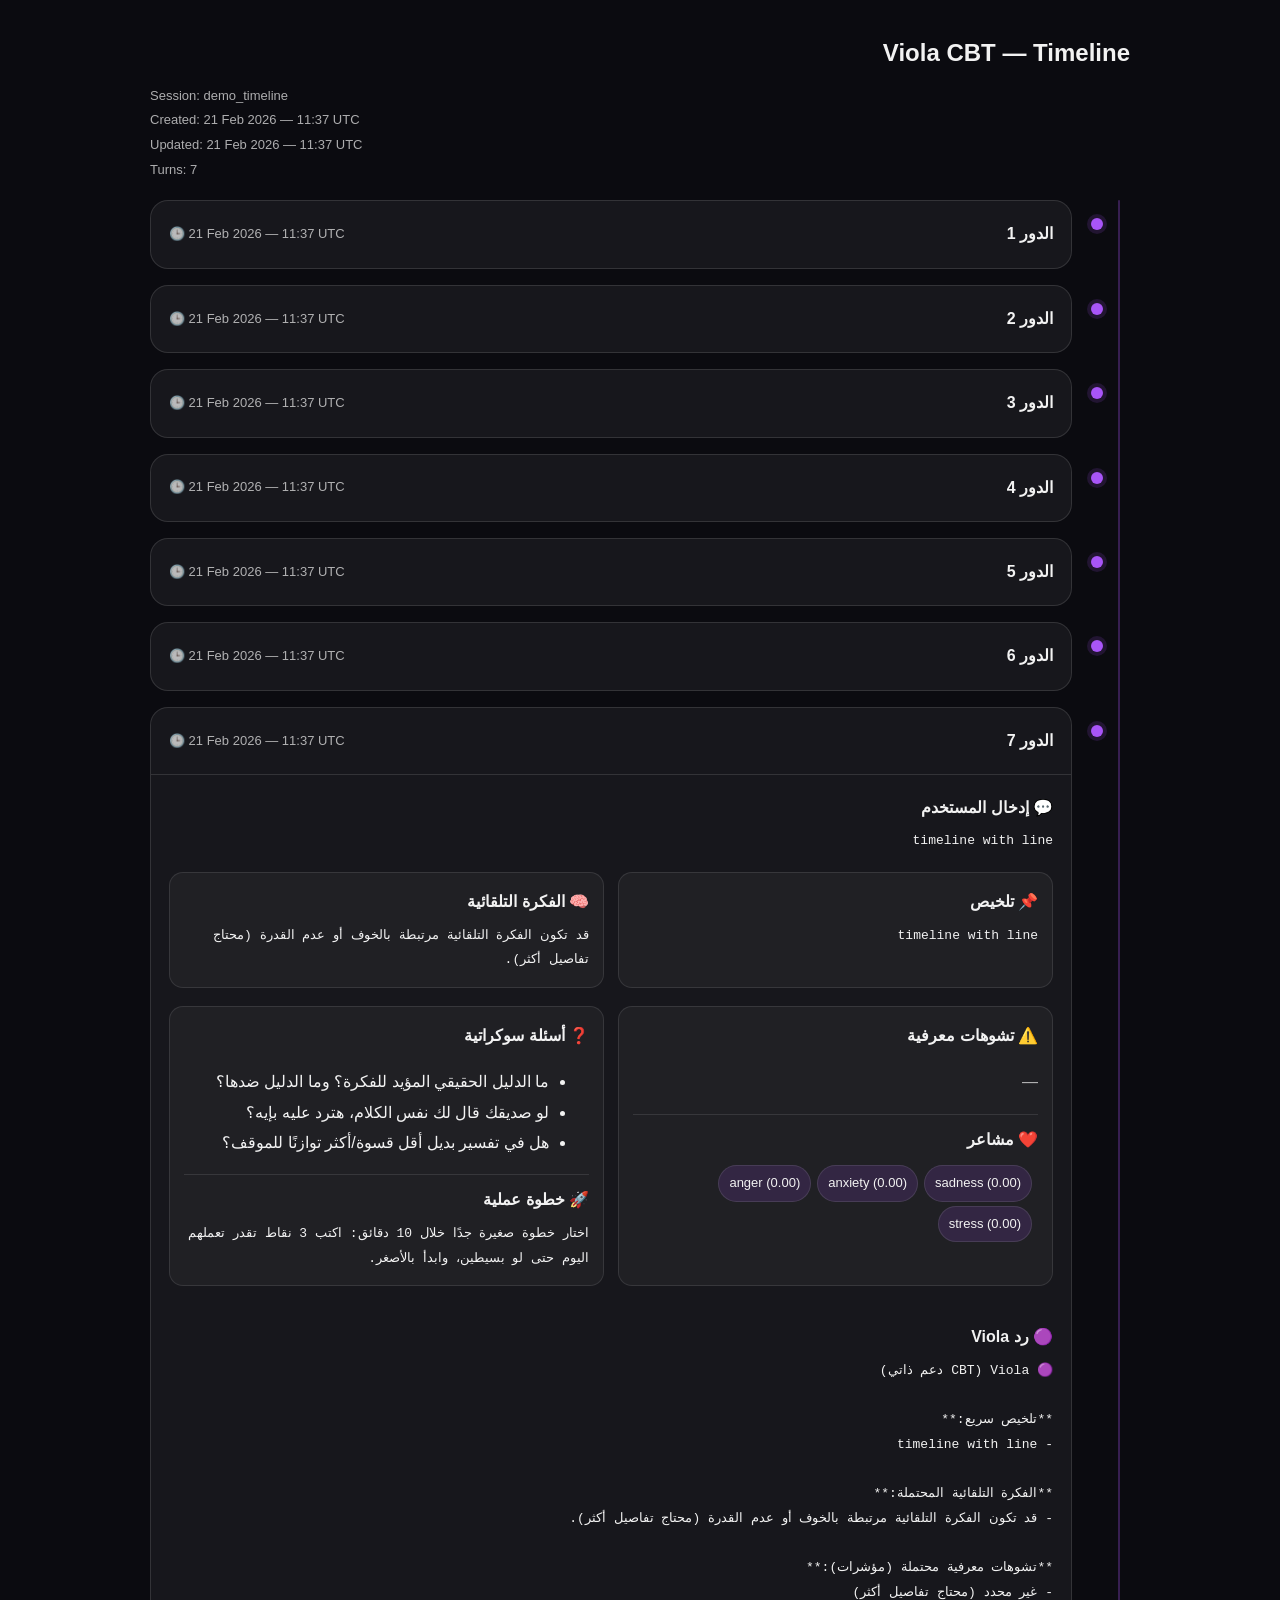
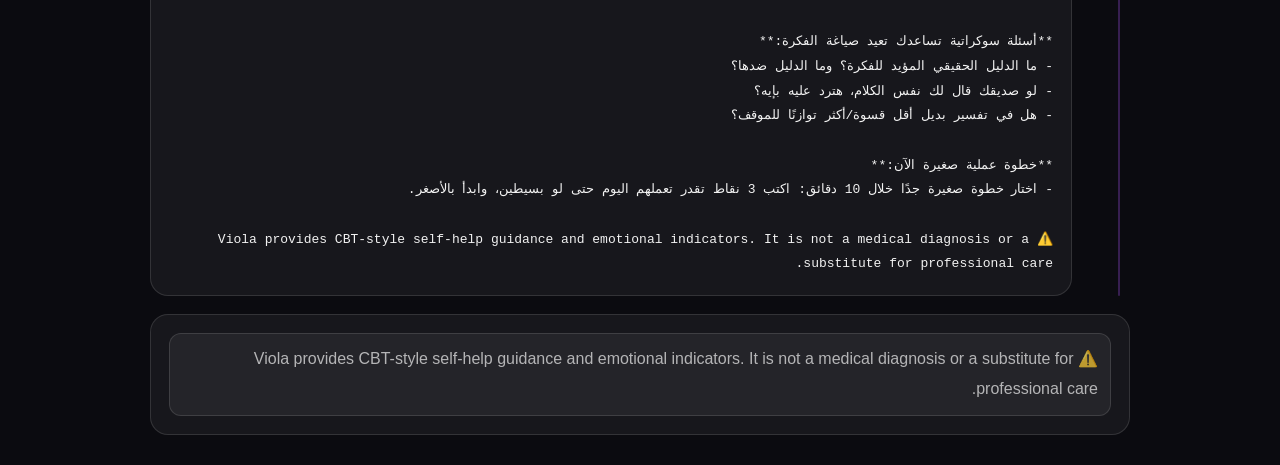
<file: viola/src/data/html/viola_demo_timeline_20260221_133752.html>
<!doctype html>
<html lang="ar" dir="rtl">
<head>
<meta charset="utf-8" />
<title>Viola (CBT) — demo_timeline</title>
<meta name="viewport" content="width=device-width, initial-scale=1" />
<style>
:root {
  --bg:#0b0b10;
  --card:rgba(255,255,255,0.05);
  --border:rgba(255,255,255,0.12);
  --text:#f2f2f2;
  --muted:rgba(242,242,242,0.70);
  --accent:#a855f7;
}
body {
  background:var(--bg);
  color:var(--text);
  font-family:Segoe UI,Tahoma,Arial;
  margin:30px;
  line-height:1.9;
}
.wrap { max-width: 980px; margin: 0 auto; }

h2 {
  margin:0 0 8px 0;
  font-weight:900;
}
.meta {
  color:var(--muted);
  font-size:13px;
  direction:ltr;
  text-align:left;
  margin-bottom:18px;
}

.card {
  background:var(--card);
  border:1px solid var(--border);
  border-radius:18px;
  padding:18px;
}
.turn {
  padding:0;
}
.turn > summary {
  list-style:none;
  cursor:pointer;
  padding:18px;
  border-radius:18px;
}
.turn[open] > summary {
  border-bottom:1px solid var(--border);
  border-bottom-left-radius:0;
  border-bottom-right-radius:0;
}
.turn > summary::-webkit-details-marker { display:none; }

.turn_head {
  display:flex;
  justify-content:space-between;
  align-items:center;
  gap:12px;
}
.turn_title { font-weight:900; }
.turn_meta {
  direction:ltr;
  font-size:13px;
  color:var(--muted);
}

.section {
  padding:18px;
}

.grid {
  display:grid;
  grid-template-columns:1fr 1fr;
  gap:14px;
  padding:0 18px 18px 18px;
}
@media (max-width:800px) {
  .grid { grid-template-columns:1fr; }
}

.mini {
  background:rgba(255,255,255,0.04);
  padding:14px;
  border-radius:14px;
  border:1px solid rgba(255,255,255,0.10);
}

.label {
  font-weight:800;
  margin-bottom:6px;
}
.badge {
  display:inline-block;
  padding:5px 10px;
  margin:4px 6px 0 0;
  border-radius:999px;
  background:rgba(168,85,247,0.15);
  border:1px solid rgba(255,255,255,0.10);
  font-size:13px;
}
pre {
  white-space:pre-wrap;
  margin:0;
}
.divider {
  height:1px;
  background:rgba(255,255,255,0.10);
  margin:10px 0;
}
.muted { color: var(--muted); }

.pill {
  display:inline-block;
  padding:10px 12px;
  border-radius:12px;
  background:rgba(255,255,255,0.06);
  border:1px solid var(--border);
}

.anim {
  animation:fadeUp .28s ease both;
}
@keyframes fadeUp {
  from {opacity:0; transform:translateY(8px);}
  to {opacity:1; transform:translateY(0);}
}

 /* Timeline layout */
.timeline {
  position: relative;
  padding-right: 22px; /* space for the vertical line (RTL) */
}

.timeline::before {
  content:"";
  position:absolute;
  top:0;
  bottom:0;
  right: 10px; /* line position (RTL) */
  width:2px;
  background: rgba(168,85,247,0.28);
  border-radius: 2px;
}

.tl_item {
  position: relative;
  display: grid;
  grid-template-columns: 22px 1fr; /* marker + card */
  gap: 14px;
  align-items: start;
  margin-bottom: 16px;
}

.tl_marker {
  position: relative;
  height: 100%;
  display:flex;
  justify-content:center;
}

.dot {
  width: 12px;
  height: 12px;
  border-radius: 999px;
  background: var(--accent);
  box-shadow: 0 0 0 4px rgba(168,85,247,0.15);
  margin-top: 18px; /* align with card header */
}
</style>
</head>
<body>
<div class="wrap">
  <h2>Viola CBT — Timeline</h2>
  <div class="meta">
    <div><span class="muted">Session:</span> demo_timeline</div>
    <div><span class="muted">Created:</span> 21 Feb 2026 — 11:37 UTC</div>
    <div><span class="muted">Updated:</span> 21 Feb 2026 — 11:37 UTC</div>
    <div><span class="muted">Turns:</span> 7</div>
  </div>

  <div class="timeline">
    
    <div class="tl_item anim">
      <div class="tl_marker" aria-hidden="true">
        <div class="dot"></div>
      </div>

      <details class="turn card">
        <summary class="turn_head">
          <div class="turn_title">الدور 1</div>
          <div class="turn_meta">🕒 21 Feb 2026 — 11:37 UTC</div>
        </summary>

        <div class="section">
          <div class="label">💬 إدخال المستخدم</div>
          <pre>أنا متوتر ومش عارف أبدأ مذاكرة، حاسس إني هفشل.</pre>
        </div>

        <div class="grid">
          <div class="mini">
            <div class="label">📌 تلخيص</div>
            <pre>أنا متوتر ومش عارف أبدأ مذاكرة، حاسس إني هفشل.</pre>
          </div>

          <div class="mini">
            <div class="label">🧠 الفكرة التلقائية</div>
            <pre>قد تكون الفكرة التلقائية: «هفشل»</pre>
          </div>
        </div>

        <div class="grid">
          <div class="mini">
            <div class="label">⚠️ تشوهات معرفية</div>
            <p class="muted">—</p>
            <div class="divider"></div>
            <div class="label">❤️ مشاعر</div>
            <span class="badge">sadness (0.00)</span><span class="badge">anxiety (0.20)</span><span class="badge">anger (0.00)</span><span class="badge">stress (0.00)</span>
          </div>

          <div class="mini">
            <div class="label">❓ أسئلة سوكراتية</div>
            <ul><li>ما الدليل الحقيقي المؤيد للفكرة؟ وما الدليل ضدها؟</li><li>لو صديقك قال لك نفس الكلام، هترد عليه بإيه؟</li><li>هل في تفسير بديل أقل قسوة/أكثر توازنًا للموقف؟</li></ul>
            <div class="divider"></div>
            <div class="label">🚀 خطوة عملية</div>
            <pre>اختار خطوة صغيرة جدًا خلال 10 دقائق: اكتب 3 نقاط تقدر تعملهم اليوم حتى لو بسيطين، وابدأ بالأصغر.</pre>
          </div>
        </div>

        <div class="section">
          <div class="label">🟣 رد Viola</div>
          <pre>🟣 Viola (CBT دعم ذاتي)

**تلخيص سريع:**
- أنا متوتر ومش عارف أبدأ مذاكرة، حاسس إني هفشل.

**الفكرة التلقائية المحتملة:**
- قد تكون الفكرة التلقائية: «هفشل»

**تشوهات معرفية محتملة (مؤشرات):**
- غير محدد (محتاج تفاصيل أكثر)

**أسئلة سوكراتية تساعدك تعيد صياغة الفكرة:**
- ما الدليل الحقيقي المؤيد للفكرة؟ وما الدليل ضدها؟
- لو صديقك قال لك نفس الكلام، هترد عليه بإيه؟
- هل في تفسير بديل أقل قسوة/أكثر توازنًا للموقف؟

**خطوة عملية صغيرة الآن:**
- اختار خطوة صغيرة جدًا خلال 10 دقائق: اكتب 3 نقاط تقدر تعملهم اليوم حتى لو بسيطين، وابدأ بالأصغر.

⚠️ Viola provides CBT-style self-help guidance and emotional indicators. It is not a medical diagnosis or a substitute for professional care.</pre>
        </div>
      </details>
    </div>
    
    <div class="tl_item anim">
      <div class="tl_marker" aria-hidden="true">
        <div class="dot"></div>
      </div>

      <details class="turn card">
        <summary class="turn_head">
          <div class="turn_title">الدور 2</div>
          <div class="turn_meta">🕒 21 Feb 2026 — 11:37 UTC</div>
        </summary>

        <div class="section">
          <div class="label">💬 إدخال المستخدم</div>
          <pre>الفكرة اللي بتكرر في دماغي: أنا غبي ومش هفهم.</pre>
        </div>

        <div class="grid">
          <div class="mini">
            <div class="label">📌 تلخيص</div>
            <pre>الفكرة اللي بتكرر في دماغي: أنا غبي ومش هفهم.</pre>
          </div>

          <div class="mini">
            <div class="label">🧠 الفكرة التلقائية</div>
            <pre>قد تكون الفكرة التلقائية مرتبطة بالخوف أو عدم القدرة (محتاج تفاصيل أكثر).</pre>
          </div>
        </div>

        <div class="grid">
          <div class="mini">
            <div class="label">⚠️ تشوهات معرفية</div>
            <p class="muted">—</p>
            <div class="divider"></div>
            <div class="label">❤️ مشاعر</div>
            <span class="badge">sadness (0.00)</span><span class="badge">anxiety (0.00)</span><span class="badge">anger (0.00)</span><span class="badge">stress (0.00)</span>
          </div>

          <div class="mini">
            <div class="label">❓ أسئلة سوكراتية</div>
            <ul><li>ما الدليل الحقيقي المؤيد للفكرة؟ وما الدليل ضدها؟</li><li>لو صديقك قال لك نفس الكلام، هترد عليه بإيه؟</li><li>هل في تفسير بديل أقل قسوة/أكثر توازنًا للموقف؟</li></ul>
            <div class="divider"></div>
            <div class="label">🚀 خطوة عملية</div>
            <pre>اختار خطوة صغيرة جدًا خلال 10 دقائق: اكتب 3 نقاط تقدر تعملهم اليوم حتى لو بسيطين، وابدأ بالأصغر.</pre>
          </div>
        </div>

        <div class="section">
          <div class="label">🟣 رد Viola</div>
          <pre>🟣 Viola (CBT دعم ذاتي)

**تلخيص سريع:**
- الفكرة اللي بتكرر في دماغي: أنا غبي ومش هفهم.

**الفكرة التلقائية المحتملة:**
- قد تكون الفكرة التلقائية مرتبطة بالخوف أو عدم القدرة (محتاج تفاصيل أكثر).

**تشوهات معرفية محتملة (مؤشرات):**
- غير محدد (محتاج تفاصيل أكثر)

**أسئلة سوكراتية تساعدك تعيد صياغة الفكرة:**
- ما الدليل الحقيقي المؤيد للفكرة؟ وما الدليل ضدها؟
- لو صديقك قال لك نفس الكلام، هترد عليه بإيه؟
- هل في تفسير بديل أقل قسوة/أكثر توازنًا للموقف؟

**خطوة عملية صغيرة الآن:**
- اختار خطوة صغيرة جدًا خلال 10 دقائق: اكتب 3 نقاط تقدر تعملهم اليوم حتى لو بسيطين، وابدأ بالأصغر.

⚠️ Viola provides CBT-style self-help guidance and emotional indicators. It is not a medical diagnosis or a substitute for professional care.</pre>
        </div>
      </details>
    </div>
    
    <div class="tl_item anim">
      <div class="tl_marker" aria-hidden="true">
        <div class="dot"></div>
      </div>

      <details class="turn card">
        <summary class="turn_head">
          <div class="turn_title">الدور 3</div>
          <div class="turn_meta">🕒 21 Feb 2026 — 11:37 UTC</div>
        </summary>

        <div class="section">
          <div class="label">💬 إدخال المستخدم</div>
          <pre>الدليل اللي معايا ضد الفكرة دي: قبل كده فهمت كورسات وخلصت مشاريع صغيرة.</pre>
        </div>

        <div class="grid">
          <div class="mini">
            <div class="label">📌 تلخيص</div>
            <pre>الدليل اللي معايا ضد الفكرة دي: قبل كده فهمت كورسات وخلصت مشاريع صغيرة.</pre>
          </div>

          <div class="mini">
            <div class="label">🧠 الفكرة التلقائية</div>
            <pre>قد تكون الفكرة التلقائية مرتبطة بالخوف أو عدم القدرة (محتاج تفاصيل أكثر).</pre>
          </div>
        </div>

        <div class="grid">
          <div class="mini">
            <div class="label">⚠️ تشوهات معرفية</div>
            <p class="muted">—</p>
            <div class="divider"></div>
            <div class="label">❤️ مشاعر</div>
            <span class="badge">sadness (0.00)</span><span class="badge">anxiety (0.00)</span><span class="badge">anger (0.00)</span><span class="badge">stress (0.00)</span>
          </div>

          <div class="mini">
            <div class="label">❓ أسئلة سوكراتية</div>
            <ul><li>ما الدليل الحقيقي المؤيد للفكرة؟ وما الدليل ضدها؟</li><li>لو صديقك قال لك نفس الكلام، هترد عليه بإيه؟</li><li>هل في تفسير بديل أقل قسوة/أكثر توازنًا للموقف؟</li></ul>
            <div class="divider"></div>
            <div class="label">🚀 خطوة عملية</div>
            <pre>اختار خطوة صغيرة جدًا خلال 10 دقائق: اكتب 3 نقاط تقدر تعملهم اليوم حتى لو بسيطين، وابدأ بالأصغر.</pre>
          </div>
        </div>

        <div class="section">
          <div class="label">🟣 رد Viola</div>
          <pre>🟣 Viola (CBT دعم ذاتي)

**تلخيص سريع:**
- الدليل اللي معايا ضد الفكرة دي: قبل كده فهمت كورسات وخلصت مشاريع صغيرة.

**الفكرة التلقائية المحتملة:**
- قد تكون الفكرة التلقائية مرتبطة بالخوف أو عدم القدرة (محتاج تفاصيل أكثر).

**تشوهات معرفية محتملة (مؤشرات):**
- غير محدد (محتاج تفاصيل أكثر)

**أسئلة سوكراتية تساعدك تعيد صياغة الفكرة:**
- ما الدليل الحقيقي المؤيد للفكرة؟ وما الدليل ضدها؟
- لو صديقك قال لك نفس الكلام، هترد عليه بإيه؟
- هل في تفسير بديل أقل قسوة/أكثر توازنًا للموقف؟

**خطوة عملية صغيرة الآن:**
- اختار خطوة صغيرة جدًا خلال 10 دقائق: اكتب 3 نقاط تقدر تعملهم اليوم حتى لو بسيطين، وابدأ بالأصغر.

⚠️ Viola provides CBT-style self-help guidance and emotional indicators. It is not a medical diagnosis or a substitute for professional care.</pre>
        </div>
      </details>
    </div>
    
    <div class="tl_item anim">
      <div class="tl_marker" aria-hidden="true">
        <div class="dot"></div>
      </div>

      <details class="turn card">
        <summary class="turn_head">
          <div class="turn_title">الدور 4</div>
          <div class="turn_meta">🕒 21 Feb 2026 — 11:37 UTC</div>
        </summary>

        <div class="section">
          <div class="label">💬 إدخال المستخدم</div>
          <pre>دلوقتي عايز خطة صغيرة: هبدأ 10 دقايق بس وأكتب 3 نقاط مطلوبين.</pre>
        </div>

        <div class="grid">
          <div class="mini">
            <div class="label">📌 تلخيص</div>
            <pre>دلوقتي عايز خطة صغيرة: هبدأ 10 دقايق بس وأكتب 3 نقاط مطلوبين.</pre>
          </div>

          <div class="mini">
            <div class="label">🧠 الفكرة التلقائية</div>
            <pre>قد تكون الفكرة التلقائية مرتبطة بالخوف أو عدم القدرة (محتاج تفاصيل أكثر).</pre>
          </div>
        </div>

        <div class="grid">
          <div class="mini">
            <div class="label">⚠️ تشوهات معرفية</div>
            <p class="muted">—</p>
            <div class="divider"></div>
            <div class="label">❤️ مشاعر</div>
            <span class="badge">sadness (0.00)</span><span class="badge">anxiety (0.00)</span><span class="badge">anger (0.00)</span><span class="badge">stress (0.00)</span>
          </div>

          <div class="mini">
            <div class="label">❓ أسئلة سوكراتية</div>
            <ul><li>ما الدليل الحقيقي المؤيد للفكرة؟ وما الدليل ضدها؟</li><li>لو صديقك قال لك نفس الكلام، هترد عليه بإيه؟</li><li>هل في تفسير بديل أقل قسوة/أكثر توازنًا للموقف؟</li></ul>
            <div class="divider"></div>
            <div class="label">🚀 خطوة عملية</div>
            <pre>اختار خطوة صغيرة جدًا خلال 10 دقائق: اكتب 3 نقاط تقدر تعملهم اليوم حتى لو بسيطين، وابدأ بالأصغر.</pre>
          </div>
        </div>

        <div class="section">
          <div class="label">🟣 رد Viola</div>
          <pre>🟣 Viola (CBT دعم ذاتي)

**تلخيص سريع:**
- دلوقتي عايز خطة صغيرة: هبدأ 10 دقايق بس وأكتب 3 نقاط مطلوبين.

**الفكرة التلقائية المحتملة:**
- قد تكون الفكرة التلقائية مرتبطة بالخوف أو عدم القدرة (محتاج تفاصيل أكثر).

**تشوهات معرفية محتملة (مؤشرات):**
- غير محدد (محتاج تفاصيل أكثر)

**أسئلة سوكراتية تساعدك تعيد صياغة الفكرة:**
- ما الدليل الحقيقي المؤيد للفكرة؟ وما الدليل ضدها؟
- لو صديقك قال لك نفس الكلام، هترد عليه بإيه؟
- هل في تفسير بديل أقل قسوة/أكثر توازنًا للموقف؟

**خطوة عملية صغيرة الآن:**
- اختار خطوة صغيرة جدًا خلال 10 دقائق: اكتب 3 نقاط تقدر تعملهم اليوم حتى لو بسيطين، وابدأ بالأصغر.

⚠️ Viola provides CBT-style self-help guidance and emotional indicators. It is not a medical diagnosis or a substitute for professional care.</pre>
        </div>
      </details>
    </div>
    
    <div class="tl_item anim">
      <div class="tl_marker" aria-hidden="true">
        <div class="dot"></div>
      </div>

      <details class="turn card">
        <summary class="turn_head">
          <div class="turn_title">الدور 5</div>
          <div class="turn_meta">🕒 21 Feb 2026 — 11:37 UTC</div>
        </summary>

        <div class="section">
          <div class="label">💬 إدخال المستخدم</div>
          <pre>بعد 10 دقايق: بدأت وخلصت أول نقطة، بس لسه في توتر.</pre>
        </div>

        <div class="grid">
          <div class="mini">
            <div class="label">📌 تلخيص</div>
            <pre>بعد 10 دقايق: بدأت وخلصت أول نقطة، بس لسه في توتر.</pre>
          </div>

          <div class="mini">
            <div class="label">🧠 الفكرة التلقائية</div>
            <pre>قد تكون الفكرة التلقائية مرتبطة بالخوف أو عدم القدرة (محتاج تفاصيل أكثر).</pre>
          </div>
        </div>

        <div class="grid">
          <div class="mini">
            <div class="label">⚠️ تشوهات معرفية</div>
            <p class="muted">—</p>
            <div class="divider"></div>
            <div class="label">❤️ مشاعر</div>
            <span class="badge">sadness (0.00)</span><span class="badge">anxiety (0.10)</span><span class="badge">anger (0.00)</span><span class="badge">stress (0.00)</span>
          </div>

          <div class="mini">
            <div class="label">❓ أسئلة سوكراتية</div>
            <ul><li>ما الدليل الحقيقي المؤيد للفكرة؟ وما الدليل ضدها؟</li><li>لو صديقك قال لك نفس الكلام، هترد عليه بإيه؟</li><li>هل في تفسير بديل أقل قسوة/أكثر توازنًا للموقف؟</li></ul>
            <div class="divider"></div>
            <div class="label">🚀 خطوة عملية</div>
            <pre>اختار خطوة صغيرة جدًا خلال 10 دقائق: اكتب 3 نقاط تقدر تعملهم اليوم حتى لو بسيطين، وابدأ بالأصغر.</pre>
          </div>
        </div>

        <div class="section">
          <div class="label">🟣 رد Viola</div>
          <pre>🟣 Viola (CBT دعم ذاتي)

**تلخيص سريع:**
- بعد 10 دقايق: بدأت وخلصت أول نقطة، بس لسه في توتر.

**الفكرة التلقائية المحتملة:**
- قد تكون الفكرة التلقائية مرتبطة بالخوف أو عدم القدرة (محتاج تفاصيل أكثر).

**تشوهات معرفية محتملة (مؤشرات):**
- غير محدد (محتاج تفاصيل أكثر)

**أسئلة سوكراتية تساعدك تعيد صياغة الفكرة:**
- ما الدليل الحقيقي المؤيد للفكرة؟ وما الدليل ضدها؟
- لو صديقك قال لك نفس الكلام، هترد عليه بإيه؟
- هل في تفسير بديل أقل قسوة/أكثر توازنًا للموقف؟

**خطوة عملية صغيرة الآن:**
- اختار خطوة صغيرة جدًا خلال 10 دقائق: اكتب 3 نقاط تقدر تعملهم اليوم حتى لو بسيطين، وابدأ بالأصغر.

⚠️ Viola provides CBT-style self-help guidance and emotional indicators. It is not a medical diagnosis or a substitute for professional care.</pre>
        </div>
      </details>
    </div>
    
    <div class="tl_item anim">
      <div class="tl_marker" aria-hidden="true">
        <div class="dot"></div>
      </div>

      <details class="turn card">
        <summary class="turn_head">
          <div class="turn_title">الدور 6</div>
          <div class="turn_meta">🕒 21 Feb 2026 — 11:37 UTC</div>
        </summary>

        <div class="section">
          <div class="label">💬 إدخال المستخدم</div>
          <pre>open timeline</pre>
        </div>

        <div class="grid">
          <div class="mini">
            <div class="label">📌 تلخيص</div>
            <pre>open timeline</pre>
          </div>

          <div class="mini">
            <div class="label">🧠 الفكرة التلقائية</div>
            <pre>قد تكون الفكرة التلقائية مرتبطة بالخوف أو عدم القدرة (محتاج تفاصيل أكثر).</pre>
          </div>
        </div>

        <div class="grid">
          <div class="mini">
            <div class="label">⚠️ تشوهات معرفية</div>
            <p class="muted">—</p>
            <div class="divider"></div>
            <div class="label">❤️ مشاعر</div>
            <span class="badge">sadness (0.00)</span><span class="badge">anxiety (0.00)</span><span class="badge">anger (0.00)</span><span class="badge">stress (0.00)</span>
          </div>

          <div class="mini">
            <div class="label">❓ أسئلة سوكراتية</div>
            <ul><li>ما الدليل الحقيقي المؤيد للفكرة؟ وما الدليل ضدها؟</li><li>لو صديقك قال لك نفس الكلام، هترد عليه بإيه؟</li><li>هل في تفسير بديل أقل قسوة/أكثر توازنًا للموقف؟</li></ul>
            <div class="divider"></div>
            <div class="label">🚀 خطوة عملية</div>
            <pre>اختار خطوة صغيرة جدًا خلال 10 دقائق: اكتب 3 نقاط تقدر تعملهم اليوم حتى لو بسيطين، وابدأ بالأصغر.</pre>
          </div>
        </div>

        <div class="section">
          <div class="label">🟣 رد Viola</div>
          <pre>🟣 Viola (CBT دعم ذاتي)

**تلخيص سريع:**
- open timeline

**الفكرة التلقائية المحتملة:**
- قد تكون الفكرة التلقائية مرتبطة بالخوف أو عدم القدرة (محتاج تفاصيل أكثر).

**تشوهات معرفية محتملة (مؤشرات):**
- غير محدد (محتاج تفاصيل أكثر)

**أسئلة سوكراتية تساعدك تعيد صياغة الفكرة:**
- ما الدليل الحقيقي المؤيد للفكرة؟ وما الدليل ضدها؟
- لو صديقك قال لك نفس الكلام، هترد عليه بإيه؟
- هل في تفسير بديل أقل قسوة/أكثر توازنًا للموقف؟

**خطوة عملية صغيرة الآن:**
- اختار خطوة صغيرة جدًا خلال 10 دقائق: اكتب 3 نقاط تقدر تعملهم اليوم حتى لو بسيطين، وابدأ بالأصغر.

⚠️ Viola provides CBT-style self-help guidance and emotional indicators. It is not a medical diagnosis or a substitute for professional care.</pre>
        </div>
      </details>
    </div>
    
    <div class="tl_item anim">
      <div class="tl_marker" aria-hidden="true">
        <div class="dot"></div>
      </div>

      <details class="turn card" open>
        <summary class="turn_head">
          <div class="turn_title">الدور 7</div>
          <div class="turn_meta">🕒 21 Feb 2026 — 11:37 UTC</div>
        </summary>

        <div class="section">
          <div class="label">💬 إدخال المستخدم</div>
          <pre>timeline with line</pre>
        </div>

        <div class="grid">
          <div class="mini">
            <div class="label">📌 تلخيص</div>
            <pre>timeline with line</pre>
          </div>

          <div class="mini">
            <div class="label">🧠 الفكرة التلقائية</div>
            <pre>قد تكون الفكرة التلقائية مرتبطة بالخوف أو عدم القدرة (محتاج تفاصيل أكثر).</pre>
          </div>
        </div>

        <div class="grid">
          <div class="mini">
            <div class="label">⚠️ تشوهات معرفية</div>
            <p class="muted">—</p>
            <div class="divider"></div>
            <div class="label">❤️ مشاعر</div>
            <span class="badge">sadness (0.00)</span><span class="badge">anxiety (0.00)</span><span class="badge">anger (0.00)</span><span class="badge">stress (0.00)</span>
          </div>

          <div class="mini">
            <div class="label">❓ أسئلة سوكراتية</div>
            <ul><li>ما الدليل الحقيقي المؤيد للفكرة؟ وما الدليل ضدها؟</li><li>لو صديقك قال لك نفس الكلام، هترد عليه بإيه؟</li><li>هل في تفسير بديل أقل قسوة/أكثر توازنًا للموقف؟</li></ul>
            <div class="divider"></div>
            <div class="label">🚀 خطوة عملية</div>
            <pre>اختار خطوة صغيرة جدًا خلال 10 دقائق: اكتب 3 نقاط تقدر تعملهم اليوم حتى لو بسيطين، وابدأ بالأصغر.</pre>
          </div>
        </div>

        <div class="section">
          <div class="label">🟣 رد Viola</div>
          <pre>🟣 Viola (CBT دعم ذاتي)

**تلخيص سريع:**
- timeline with line

**الفكرة التلقائية المحتملة:**
- قد تكون الفكرة التلقائية مرتبطة بالخوف أو عدم القدرة (محتاج تفاصيل أكثر).

**تشوهات معرفية محتملة (مؤشرات):**
- غير محدد (محتاج تفاصيل أكثر)

**أسئلة سوكراتية تساعدك تعيد صياغة الفكرة:**
- ما الدليل الحقيقي المؤيد للفكرة؟ وما الدليل ضدها؟
- لو صديقك قال لك نفس الكلام، هترد عليه بإيه؟
- هل في تفسير بديل أقل قسوة/أكثر توازنًا للموقف؟

**خطوة عملية صغيرة الآن:**
- اختار خطوة صغيرة جدًا خلال 10 دقائق: اكتب 3 نقاط تقدر تعملهم اليوم حتى لو بسيطين، وابدأ بالأصغر.

⚠️ Viola provides CBT-style self-help guidance and emotional indicators. It is not a medical diagnosis or a substitute for professional care.</pre>
        </div>
      </details>
    </div>
    
  </div>

  <div class="card muted" style="margin-top:18px;">
    <span class="pill">⚠️ Viola provides CBT-style self-help guidance and emotional indicators. It is not a medical diagnosis or a substitute for professional care.</span>
  </div>
</div>
</body>
</html>
</file>
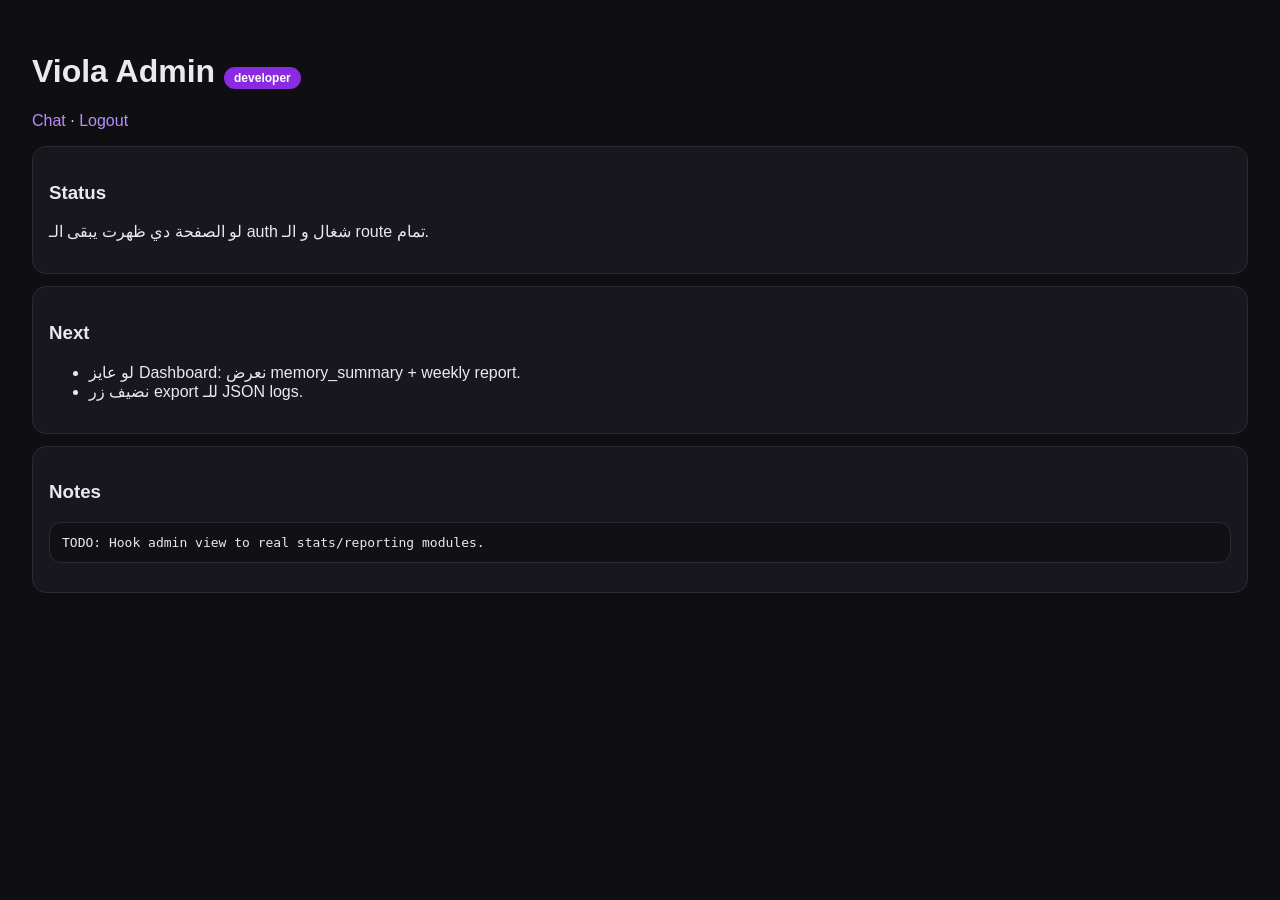
<file: viola/src/viola/web/templates/admin.html>
<!doctype html>
<html lang="ar">
<head>
  <meta charset="utf-8">
  <title>Viola Admin</title>
  <meta name="viewport" content="width=device-width, initial-scale=1">
  <style>
    body{background:#0f0f12;color:#e9e9ef;font-family:Arial, sans-serif;padding:24px}
    .card{background:#17171d;border:1px solid #2a2a35;border-radius:14px;padding:16px;margin:12px 0}
    .badge{display:inline-block;background:#8a2be2;color:white;padding:4px 10px;border-radius:999px;font-size:12px}
    a{color:#b98cff;text-decoration:none}
    a:hover{text-decoration:underline}
    pre{background:#101015;border:1px solid #2a2a35;border-radius:12px;padding:12px;overflow:auto}
  </style>
</head>
<body>
  <h1>Viola Admin <span class="badge">developer</span></h1>
  <p><a href="/chat">Chat</a> · <a href="/logout">Logout</a></p>

  <div class="card">
    <h3>Status</h3>
    <p>لو الصفحة دي ظهرت يبقى الـ auth شغال و الـ route تمام.</p>
  </div>

  <div class="card">
    <h3>Next</h3>
    <ul>
      <li>لو عايز Dashboard: نعرض memory_summary + weekly report.</li>
      <li>نضيف زر export للـ JSON logs.</li>
    </ul>
  </div>

  <div class="card">
    <h3>Notes</h3>
    <pre>TODO: Hook admin view to real stats/reporting modules.</pre>
  </div>
</body>
</html>
</file>
